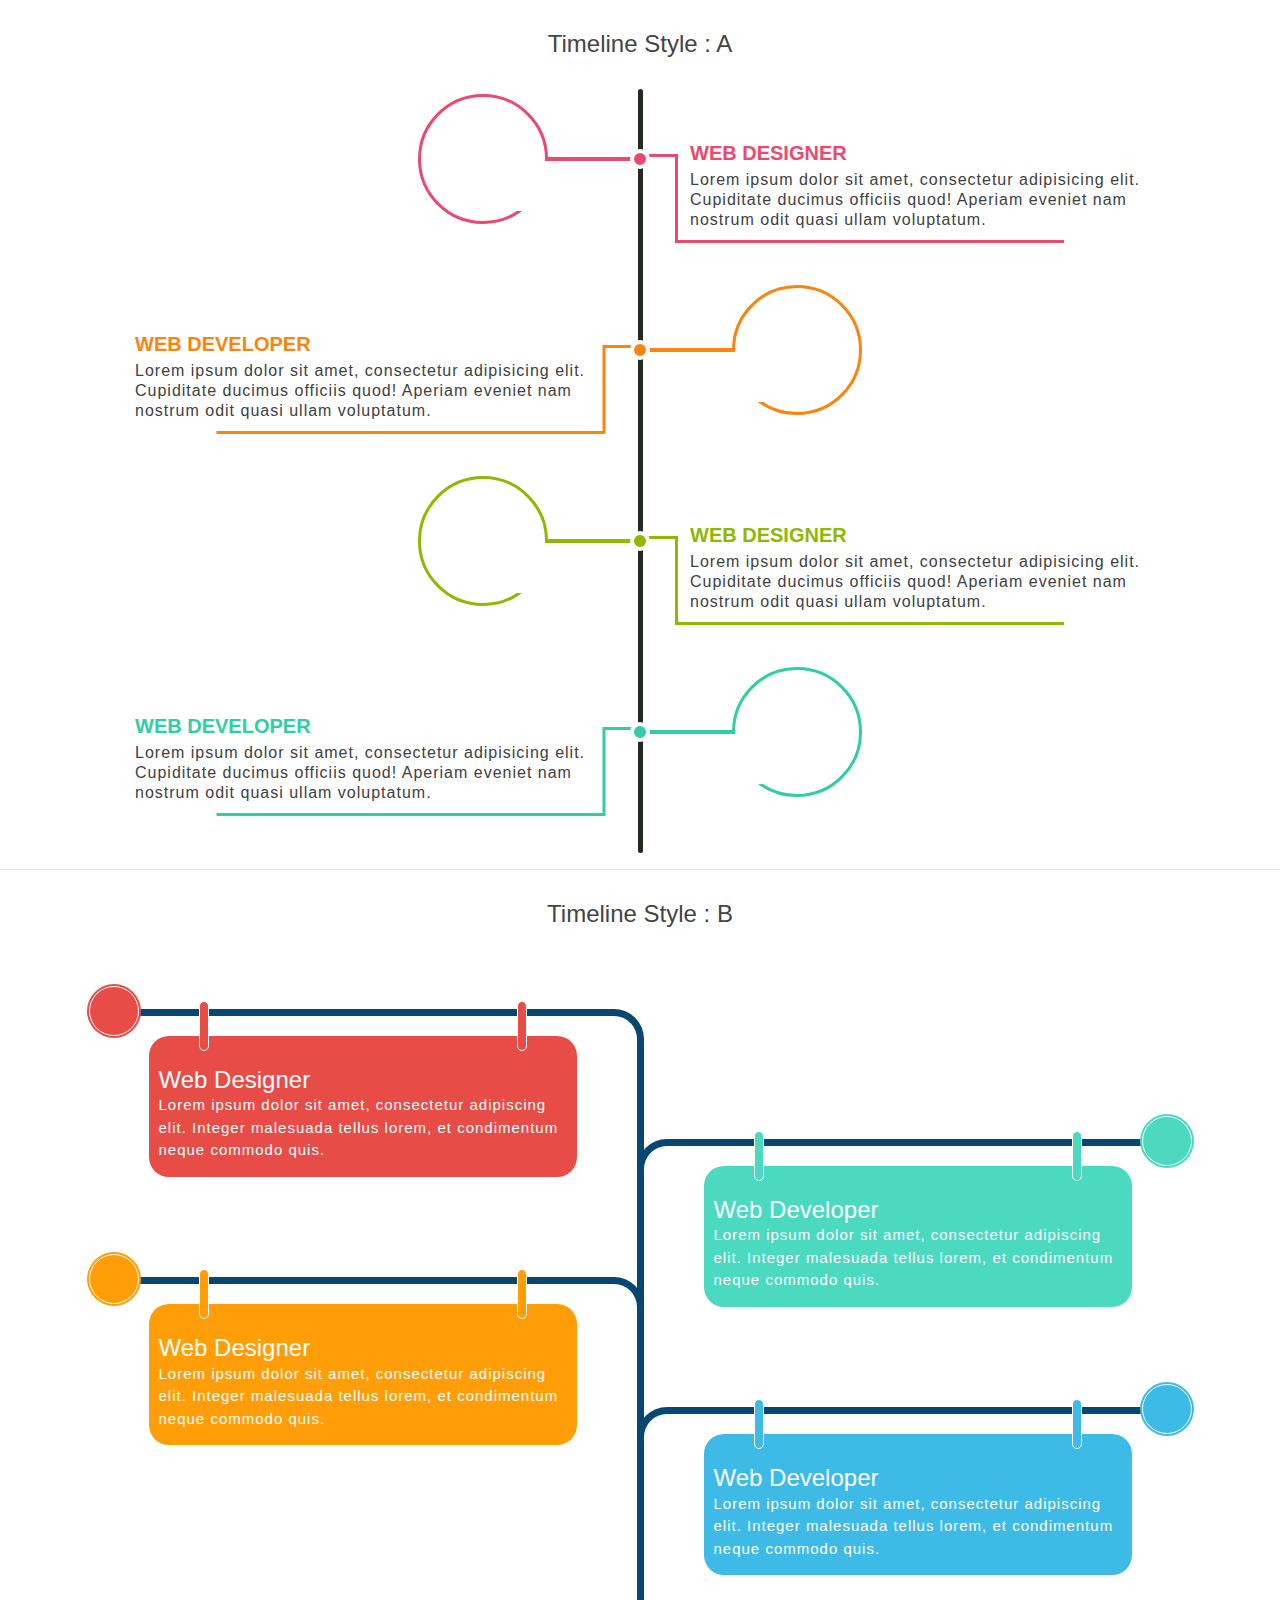
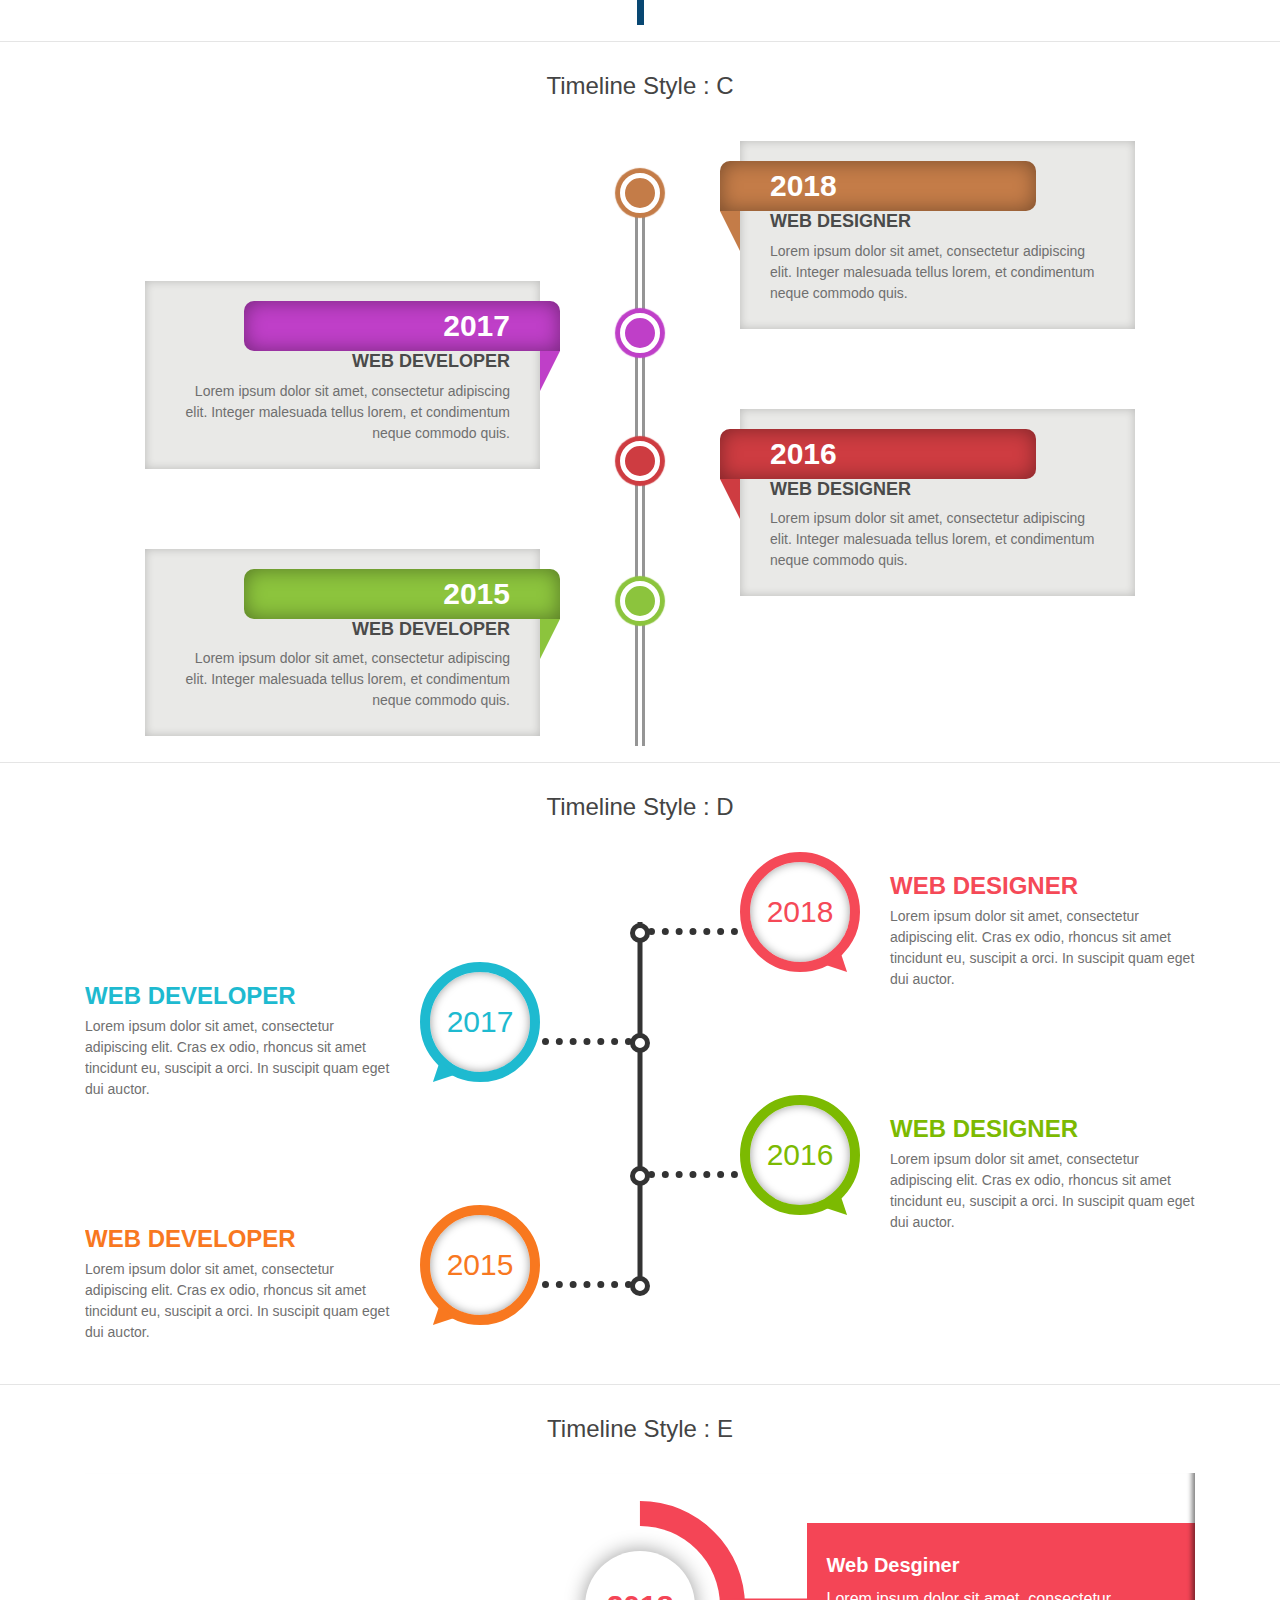
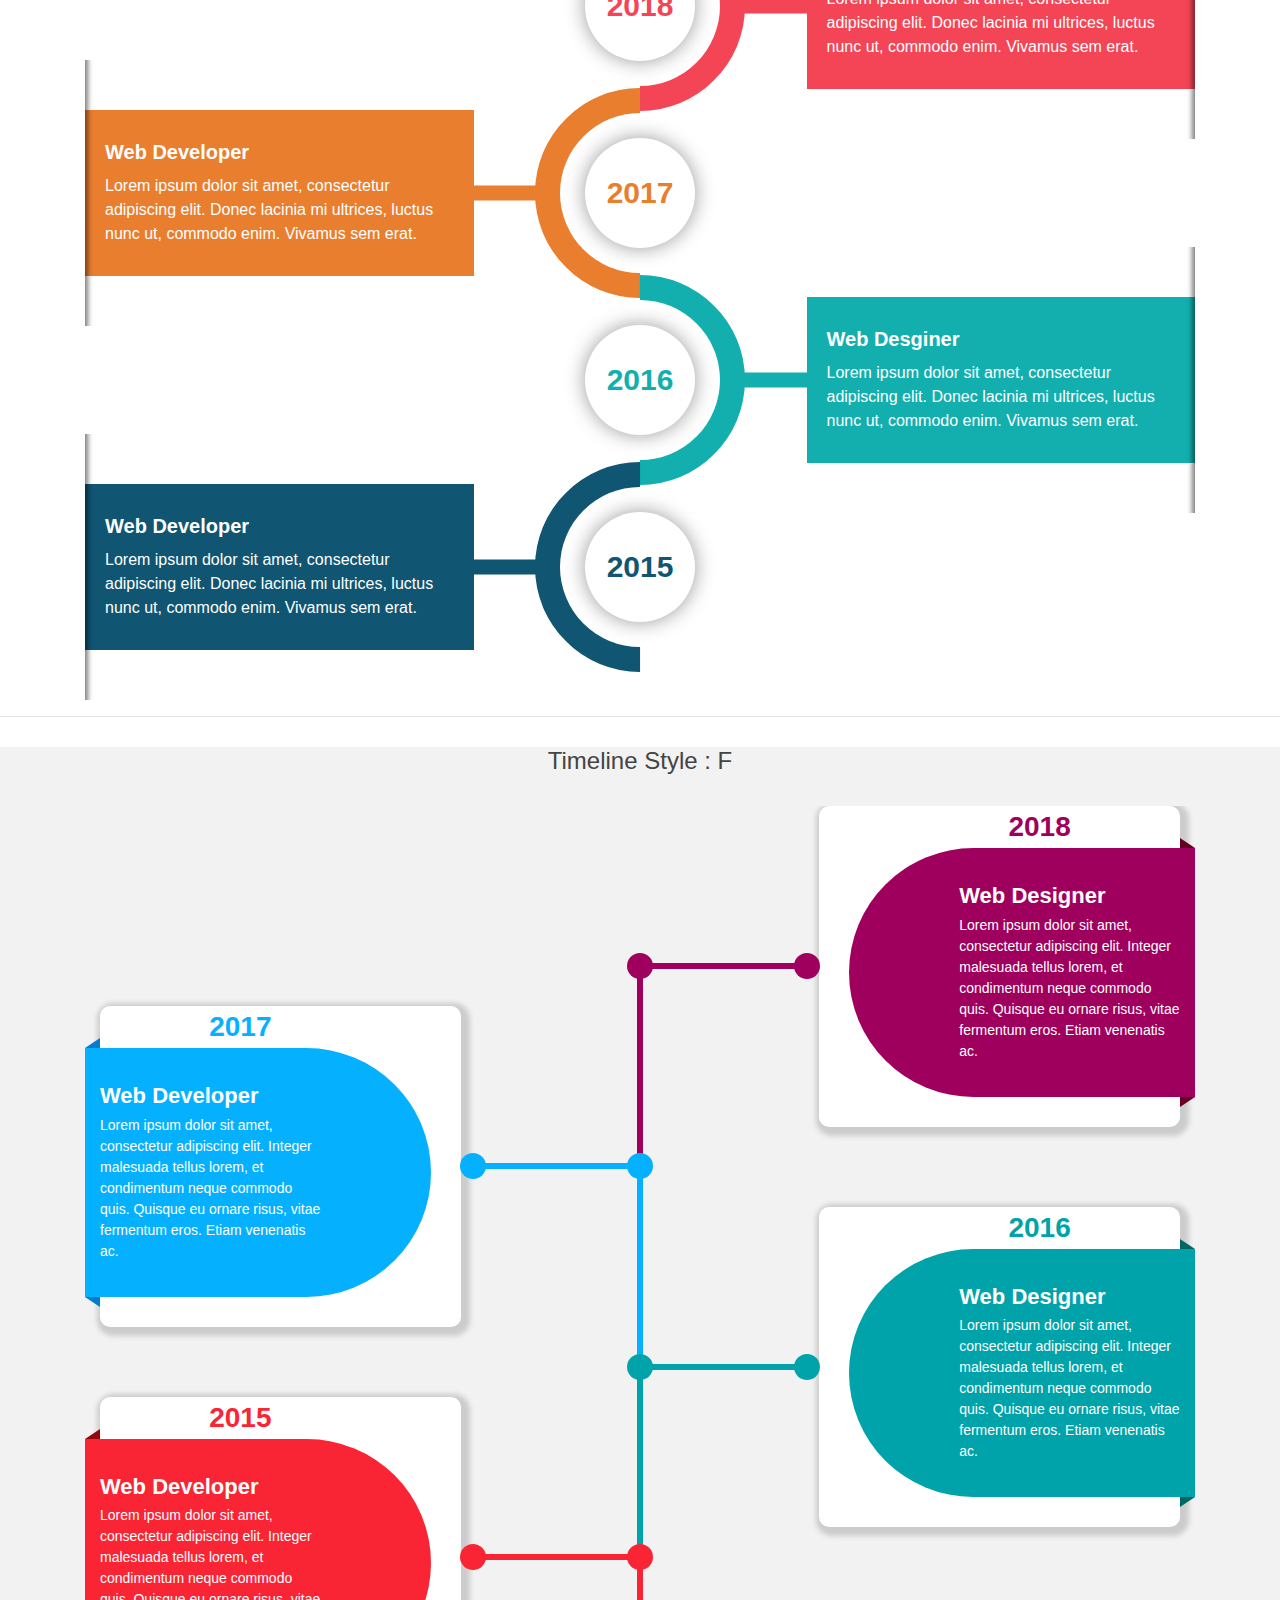
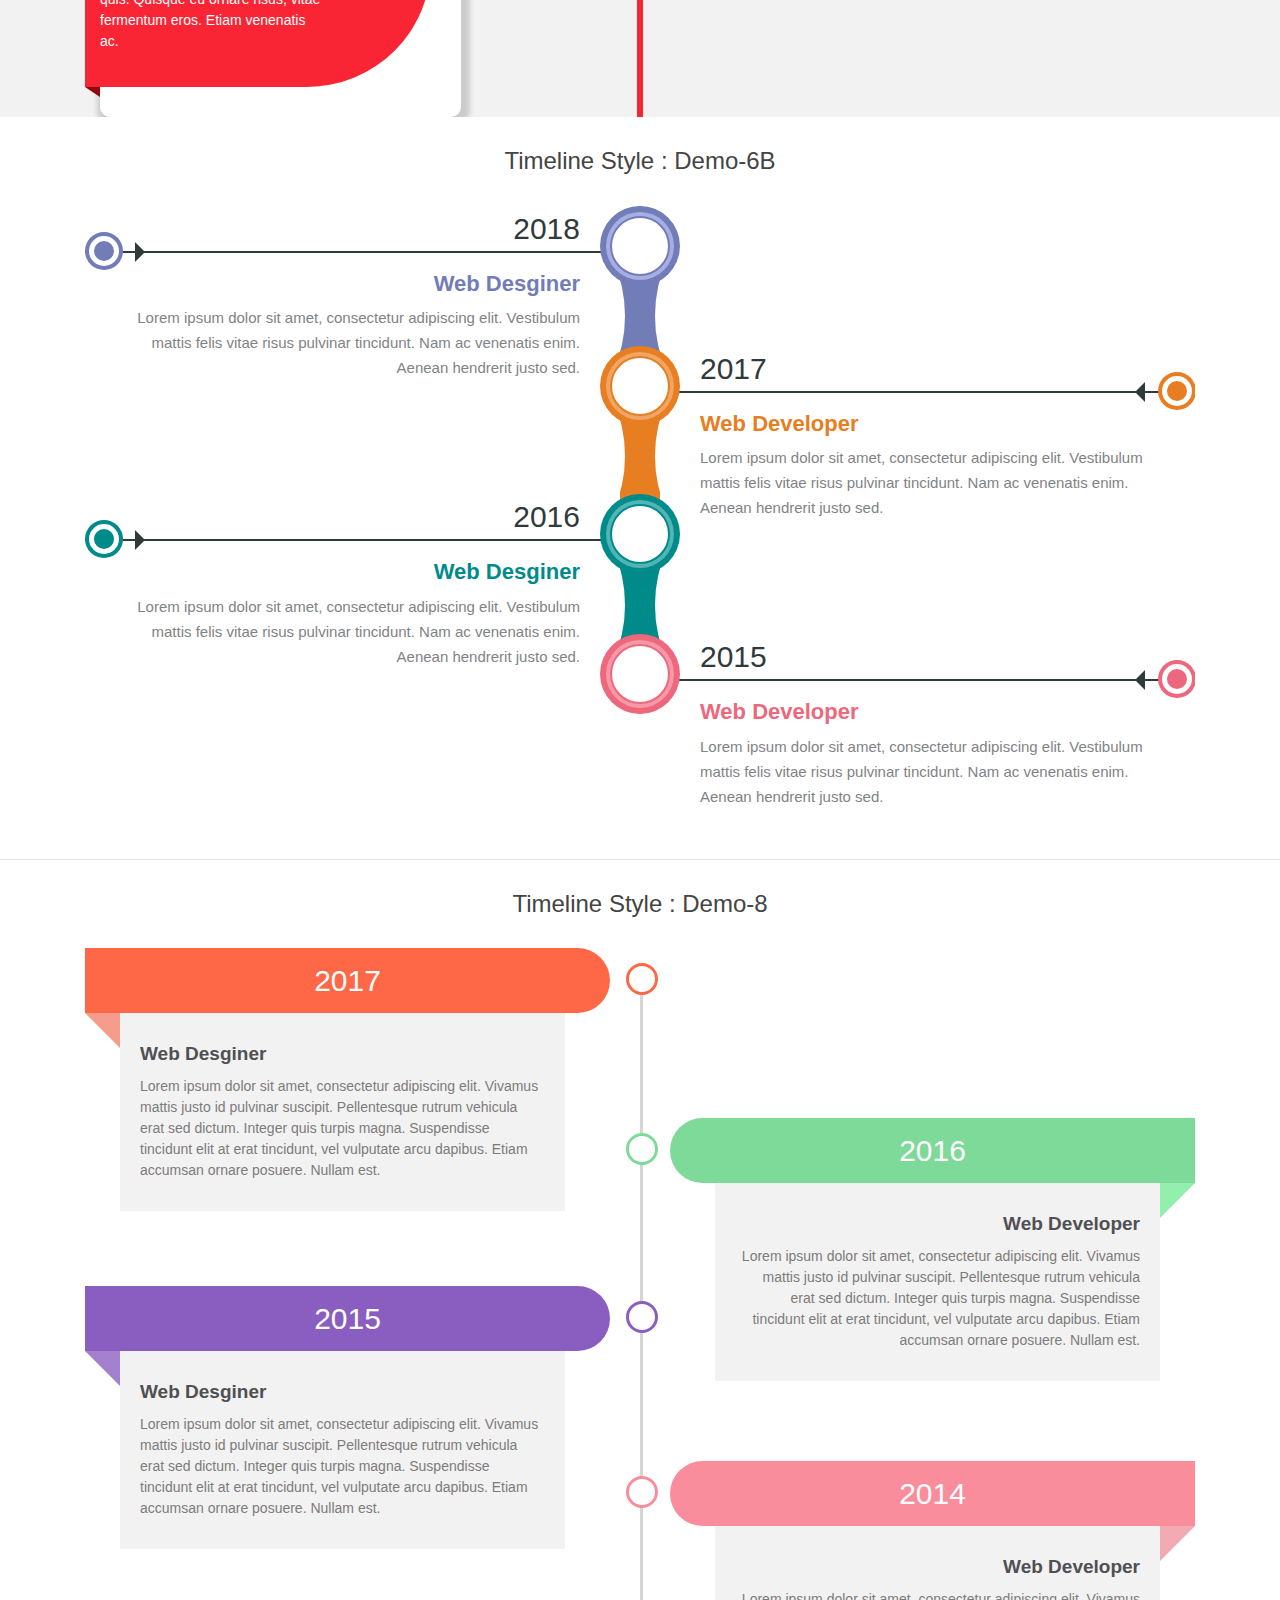
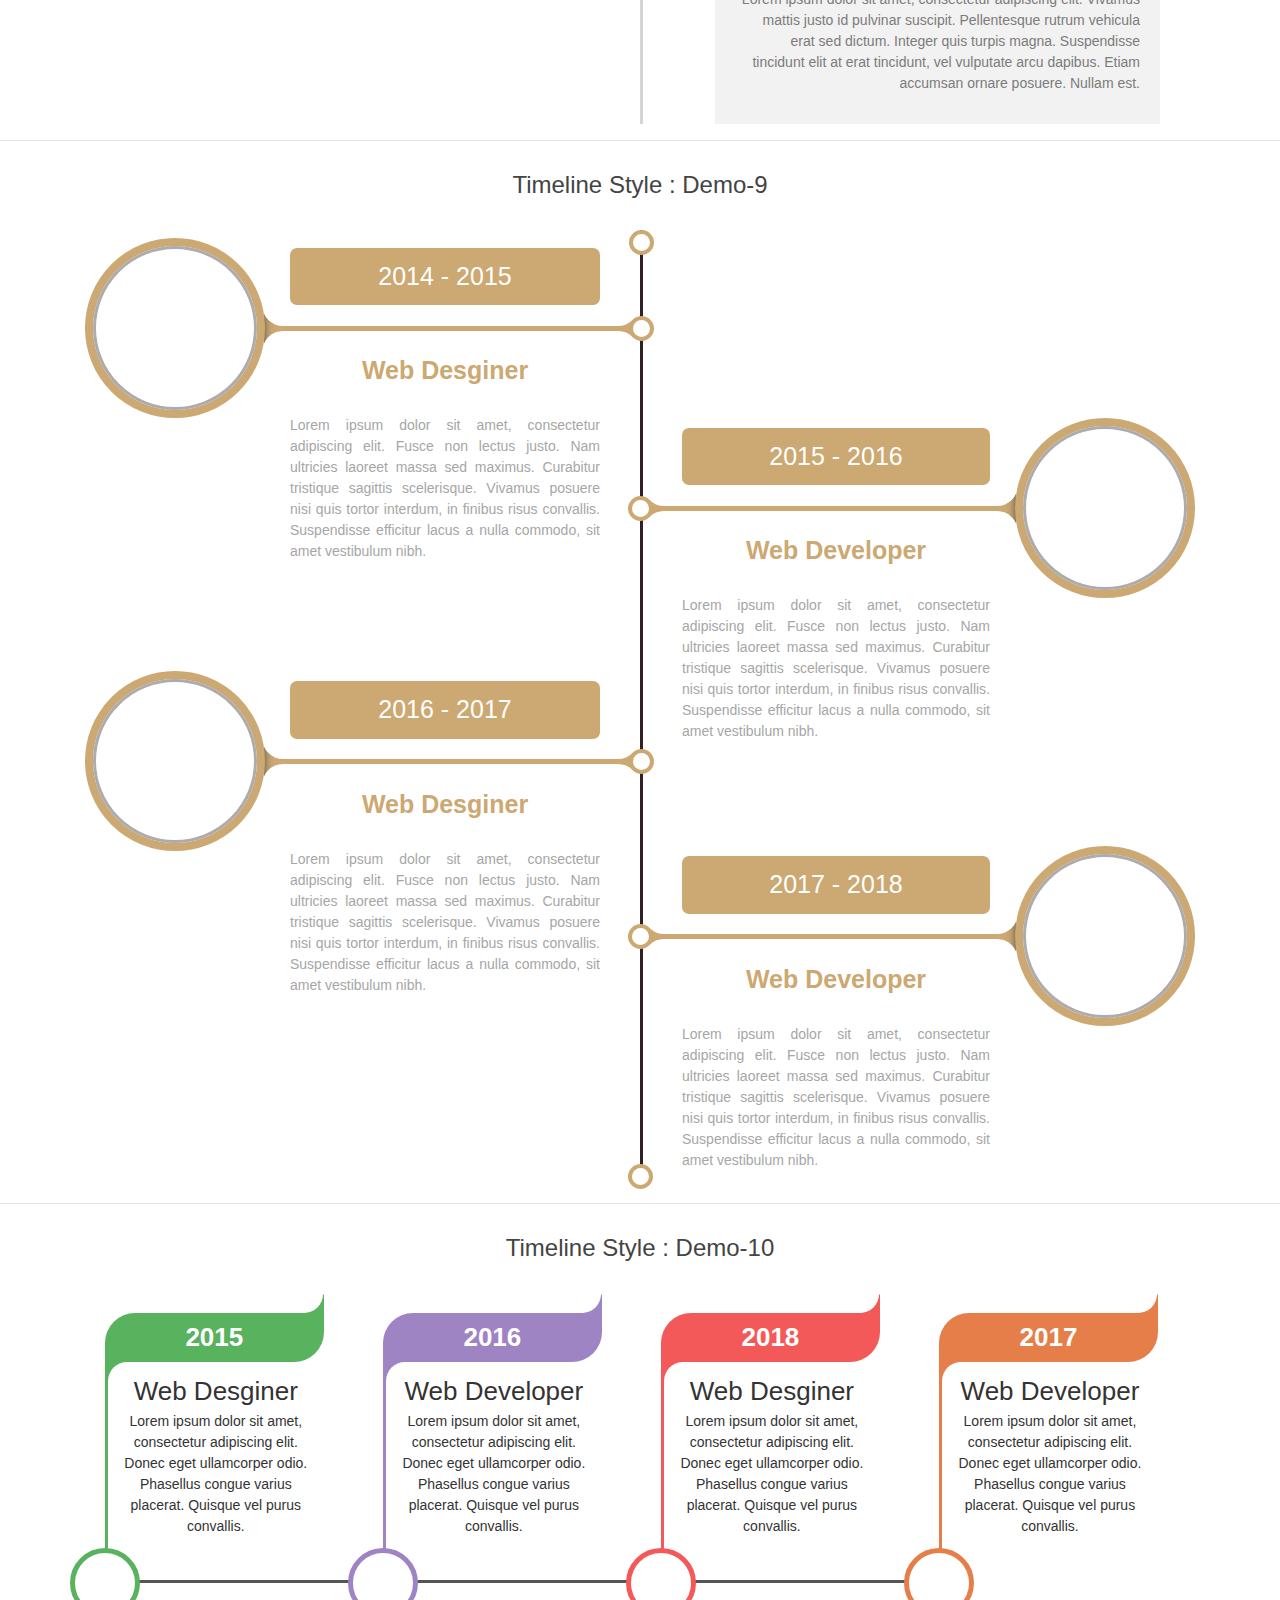
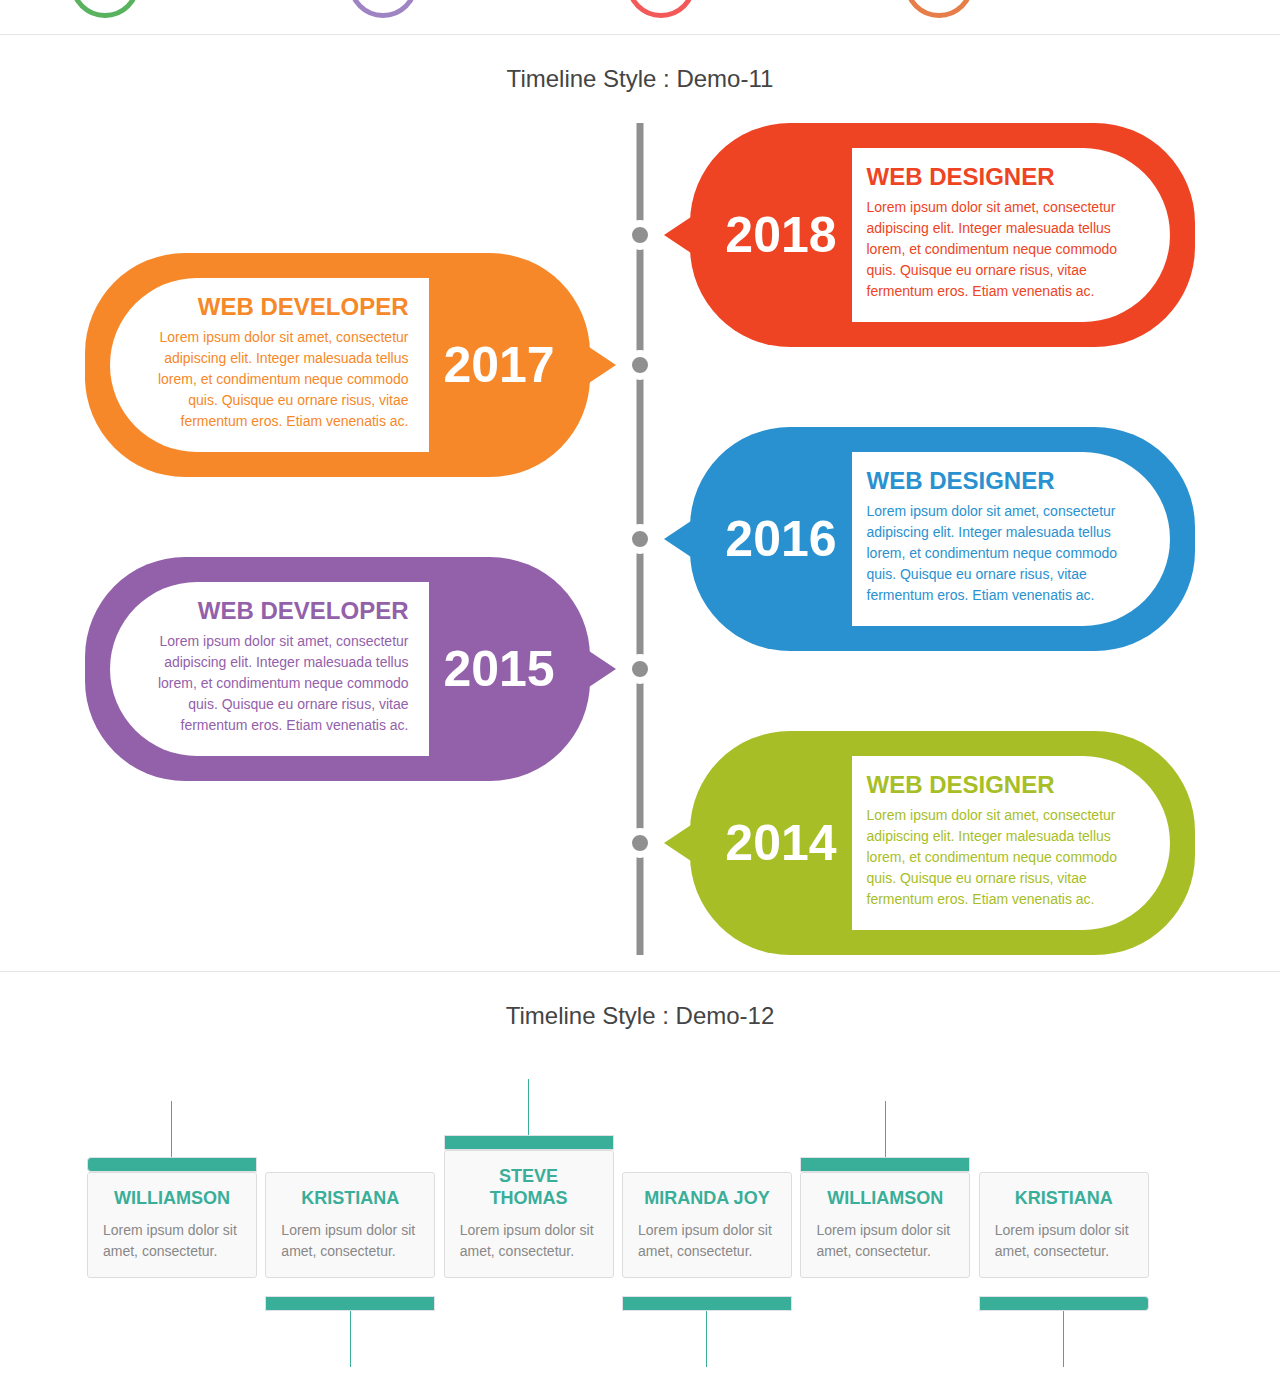
<file: Index.html>
<link href="//maxcdn.bootstrapcdn.com/bootstrap/4.1.1/css/bootstrap.min.css" rel="stylesheet" id="bootstrap-css">
<script src="//maxcdn.bootstrapcdn.com/bootstrap/4.1.1/js/bootstrap.min.js"></script>
<script src="//cdnjs.cloudflare.com/ajax/libs/jquery/3.2.1/jquery.min.js"></script>
<!------ Include the above in your HEAD tag ---------->

<!DOCTYPE html>
<html lang="en">
    <head>
        <title>Time Line</title>
        <meta charset="utf-8">
        <meta name="viewport" content="width=device-width, initial-scale=1">
        <link rel="stylesheet" href="https://use.fontawesome.com/releases/v5.2.0/css/all.css" integrity="sha384-hWVjflwFxL6sNzntih27bfxkr27PmbbK/iSvJ+a4+0owXq79v+lsFkW54bOGbiDQ" crossorigin="anonymous">
        <link href="style.css" rel="stylesheet" />
    </head>
    <body>
        <div class="container">
            <h4>Timeline Style : A</h4>
            <div class="row">
                <div class="col-md-12">
                    <div class="main-timeline">
                        <a href="#" class="timeline">
                            <div class="timeline-icon"><i class="fa fa-globe"></i></div>
                            <div class="timeline-content">
                                <h3 class="title">Web Designer</h3>
                                <p class="description">
                                    Lorem ipsum dolor sit amet, consectetur adipisicing elit. Cupiditate ducimus officiis quod! Aperiam eveniet nam nostrum odit quasi ullam voluptatum.
                                </p>
                            </div>
                        </a>
                        <a href="#" class="timeline">
                            <div class="timeline-icon"><i class="fa fa-rocket"></i></div>
                            <div class="timeline-content">
                                <h3 class="title">Web Developer</h3>
                                <p class="description">
                                    Lorem ipsum dolor sit amet, consectetur adipisicing elit. Cupiditate ducimus officiis quod! Aperiam eveniet nam nostrum odit quasi ullam voluptatum.
                                </p>
                            </div>
                        </a>
                        <a href="#" class="timeline">
                            <div class="timeline-icon"><i class="fa fa-briefcase"></i></div>
                            <div class="timeline-content">
                                <h3 class="title">Web Designer</h3>
                                <p class="description">
                                    Lorem ipsum dolor sit amet, consectetur adipisicing elit. Cupiditate ducimus officiis quod! Aperiam eveniet nam nostrum odit quasi ullam voluptatum.
                                </p>
                            </div>
                        </a>
                        <a href="#" class="timeline">
                            <div class="timeline-icon"><i class="fa fa-mobile"></i></div>
                            <div class="timeline-content">
                                <h3 class="title">Web Developer</h3>
                                <p class="description">
                                    Lorem ipsum dolor sit amet, consectetur adipisicing elit. Cupiditate ducimus officiis quod! Aperiam eveniet nam nostrum odit quasi ullam voluptatum.
                                </p>
                            </div>
                        </a>
                    </div>
                </div>
            </div>
        </div>
        <hr>
        
        <div class="container">
            <h4>Timeline Style : B</h4>
            <div class="row">
                <div class="col-md-12">
                    <div class="main-timeline2">
                        <div class="timeline">
                            <span class="icon fa fa-globe"></span>
                            <a href="#" class="timeline-content">
                                <h3 class="title">Web Designer</h3>
                                <p class="description">
                                    Lorem ipsum dolor sit amet, consectetur adipiscing elit. Integer malesuada tellus lorem, et condimentum neque commodo quis.
                                </p>
                            </a>
                        </div>
                        <div class="timeline">
                            <span class="icon fa fa-rocket"></span>
                            <a href="#" class="timeline-content">
                                <h3 class="title">Web Developer</h3>
                                <p class="description">
                                    Lorem ipsum dolor sit amet, consectetur adipiscing elit. Integer malesuada tellus lorem, et condimentum neque commodo quis.
                                </p>
                            </a>
                        </div>
                        <div class="timeline">
                            <span class="icon fa fa-briefcase"></span>
                            <a href="#" class="timeline-content">
                                <h3 class="title">Web Designer</h3>
                                <p class="description">
                                    Lorem ipsum dolor sit amet, consectetur adipiscing elit. Integer malesuada tellus lorem, et condimentum neque commodo quis.
                                </p>
                            </a>
                        </div>
                        <div class="timeline">
                            <span class="icon fa fa-mobile"></span>
                            <a href="#" class="timeline-content">
                                <h3 class="title">Web Developer</h3>
                                <p class="description">
                                    Lorem ipsum dolor sit amet, consectetur adipiscing elit. Integer malesuada tellus lorem, et condimentum neque commodo quis.
                                </p>
                            </a>
                        </div>
                    </div>
                </div>
            </div>
        </div>
        <hr>
        
        <div class="container">
            <h4>Timeline Style : C</h4>
            <div class="row">
                <div class="col-md-12">
                    <div class="main-timeline3">
                        <div class="timeline">
                            <a href="#" class="timeline-content">
                                <span class="year">2018</span>
                                <h3 class="title">Web Designer</h3>
                                <p class="description">
                                    Lorem ipsum dolor sit amet, consectetur adipiscing elit. Integer malesuada tellus lorem, et condimentum neque commodo quis.
                                </p>
                            </a>
                        </div>
                        <div class="timeline">
                            <a href="#" class="timeline-content">
                                <span class="year">2017</span>
                                <h3 class="title">Web Developer</h3>
                                <p class="description">
                                    Lorem ipsum dolor sit amet, consectetur adipiscing elit. Integer malesuada tellus lorem, et condimentum neque commodo quis.
                                </p>
                            </a>
                        </div>
                        <div class="timeline">
                            <a href="#" class="timeline-content">
                                <span class="year">2016</span>
                                <h3 class="title">Web Designer</h3>
                                <p class="description">
                                    Lorem ipsum dolor sit amet, consectetur adipiscing elit. Integer malesuada tellus lorem, et condimentum neque commodo quis.
                                </p>
                            </a>
                        </div>
                        <div class="timeline">
                            <a href="#" class="timeline-content">
                                <span class="year">2015</span>
                                <h3 class="title">Web Developer</h3>
                                <p class="description">
                                    Lorem ipsum dolor sit amet, consectetur adipiscing elit. Integer malesuada tellus lorem, et condimentum neque commodo quis.
                                </p>
                            </a>
                        </div>
                    </div>
                </div>
            </div>
        </div>
        <hr>
        
        <div class="container">
            <h4>Timeline Style : D</h4>
            <div class="row">
                <div class="col-md-12">
                    <div class="main-timeline4">
                        <div class="timeline">
                            <a href="#" class="timeline-content">
                                <span class="year">2018</span>
                                <div class="inner-content">
                                    <h3 class="title">Web Designer</h3>
                                    <p class="description">
                                        Lorem ipsum dolor sit amet, consectetur adipiscing elit. Cras ex odio, rhoncus sit amet tincidunt eu, suscipit a orci. In suscipit quam eget dui auctor.
                                    </p>
                                </div>
                            </a>
                        </div>
                        <div class="timeline">
                            <a href="#" class="timeline-content">
                                <span class="year">2017</span>
                                <div class="inner-content">
                                    <h3 class="title">Web Developer</h3>
                                    <p class="description">
                                        Lorem ipsum dolor sit amet, consectetur adipiscing elit. Cras ex odio, rhoncus sit amet tincidunt eu, suscipit a orci. In suscipit quam eget dui auctor.
                                    </p>
                                </div>
                            </a>
                        </div>
                        <div class="timeline">
                            <a href="#" class="timeline-content">
                                <span class="year">2016</span>
                                <div class="inner-content">
                                    <h3 class="title">Web Designer</h3>
                                    <p class="description">
                                        Lorem ipsum dolor sit amet, consectetur adipiscing elit. Cras ex odio, rhoncus sit amet tincidunt eu, suscipit a orci. In suscipit quam eget dui auctor.
                                    </p>
                                </div>
                            </a>
                        </div>
                        <div class="timeline">
                            <a href="#" class="timeline-content">
                                <span class="year">2015</span>
                                <div class="inner-content">
                                    <h3 class="title">Web Developer</h3>
                                    <p class="description">
                                        Lorem ipsum dolor sit amet, consectetur adipiscing elit. Cras ex odio, rhoncus sit amet tincidunt eu, suscipit a orci. In suscipit quam eget dui auctor.
                                    </p>
                                </div>
                            </a>
                        </div>
                    </div>
                </div>
            </div>
        </div>
        <hr>
        
        <div class="container">
            <h4>Timeline Style : E</h4>
            <div class="row">
                <div class="col-md-12">
                    <div class="main-timeline5">
                        <div class="timeline">
                            <div class="timeline-icon"><span class="year">2018</span></div>
                            <div class="timeline-content">
                                <h3 class="title">Web Desginer</h3>
                                <p class="description">
                                    Lorem ipsum dolor sit amet, consectetur adipiscing elit. Donec lacinia mi ultrices, luctus nunc ut, commodo enim. Vivamus sem erat.
                                </p>
                            </div>
                        </div>
                        <div class="timeline">
                            <div class="timeline-icon"><span class="year">2017</span></div>
                            <div class="timeline-content">
                                <h3 class="title">Web Developer</h3>
                                <p class="description">
                                    Lorem ipsum dolor sit amet, consectetur adipiscing elit. Donec lacinia mi ultrices, luctus nunc ut, commodo enim. Vivamus sem erat.
                                </p>
                            </div>
                        </div>
                        <div class="timeline">
                            <div class="timeline-icon"><span class="year">2016</span></div>
                            <div class="timeline-content">
                                <h3 class="title">Web Desginer</h3>
                                <p class="description">
                                    Lorem ipsum dolor sit amet, consectetur adipiscing elit. Donec lacinia mi ultrices, luctus nunc ut, commodo enim. Vivamus sem erat.
                                </p>
                            </div>
                        </div>
                        <div class="timeline">
                            <div class="timeline-icon"><span class="year">2015</span></div>
                            <div class="timeline-content">
                                <h3 class="title">Web Developer</h3>
                                <p class="description">
                                    Lorem ipsum dolor sit amet, consectetur adipiscing elit. Donec lacinia mi ultrices, luctus nunc ut, commodo enim. Vivamus sem erat.
                                </p>
                            </div>
                        </div>
                    </div>
                </div>
            </div>
        </div>
        <hr>
        
        <div class="demo">
            <div class="container">
                <h4>Timeline Style : F</h4>
                <div class="row">
                    <div class="col-md-12">
                        <div class="main-timeline6">
                            <div class="timeline">
                                <div class="timeline-content">
                                    <span class="year">2018</span>
                                    <div class="content-inner">
                                        <span class="icon"><i class="fa fa-globe"></i></span>
                                        <h3 class="title">Web Designer</h3>
                                        <p class="description">
                                            Lorem ipsum dolor sit amet, consectetur adipiscing elit. Integer malesuada tellus lorem, et condimentum neque commodo quis. Quisque eu ornare risus, vitae fermentum eros. Etiam venenatis ac.
                                        </p>
                                    </div>
                                </div>
                            </div>
                            <div class="timeline">
                                <div class="timeline-content">
                                    <span class="year">2017</span>
                                    <div class="content-inner">
                                        <span class="icon"><i class="fa fa-rocket"></i></span>
                                        <h3 class="title">Web Developer</h3>
                                        <p class="description">
                                            Lorem ipsum dolor sit amet, consectetur adipiscing elit. Integer malesuada tellus lorem, et condimentum neque commodo quis. Quisque eu ornare risus, vitae fermentum eros. Etiam venenatis ac.
                                        </p>
                                    </div>
                                </div>
                            </div>
                            <div class="timeline">
                                <div class="timeline-content">
                                    <span class="year">2016</span>
                                    <div class="content-inner">
                                        <span class="icon"><i class="fa fa-briefcase"></i></span>
                                        <h3 class="title">Web Designer</h3>
                                        <p class="description">
                                            Lorem ipsum dolor sit amet, consectetur adipiscing elit. Integer malesuada tellus lorem, et condimentum neque commodo quis. Quisque eu ornare risus, vitae fermentum eros. Etiam venenatis ac.
                                        </p>
                                    </div>
                                </div>
                            </div>
                            <div class="timeline">
                                <div class="timeline-content">
                                    <span class="year">2015</span>
                                    <div class="content-inner">
                                        <span class="icon"><i class="fa fa-mobile"></i></span>
                                        <h3 class="title">Web Developer</h3>
                                        <p class="description">
                                            Lorem ipsum dolor sit amet, consectetur adipiscing elit. Integer malesuada tellus lorem, et condimentum neque commodo quis. Quisque eu ornare risus, vitae fermentum eros. Etiam venenatis ac.
                                        </p>
                                    </div>
                                </div>
                            </div>
                        </div>
                    </div>
                </div>
            </div>
        </div>
        
        <div class="container">
            <h4>Timeline Style : Demo-6B</h4>
            <div class="row">
                <div class="col-md-12">
                    <div class="main-timeline7">
                        <div class="timeline">
                            <div class="timeline-icon"><i class="fa fa-globe"></i></div>
                            <span class="year">2018</span>
                            <div class="timeline-content">
                                <h5 class="title">Web Desginer</h5>
                                <p class="description">
                                    Lorem ipsum dolor sit amet, consectetur adipiscing elit. Vestibulum mattis felis vitae risus pulvinar tincidunt. Nam ac venenatis enim. Aenean hendrerit justo sed.
                                </p>
                            </div>
                        </div>
                        <div class="timeline">
                            <div class="timeline-icon"><i class="fa fa-rocket"></i></div>
                            <span class="year">2017</span>
                            <div class="timeline-content">
                                <h5 class="title">Web Developer</h5>
                                <p class="description">
                                    Lorem ipsum dolor sit amet, consectetur adipiscing elit. Vestibulum mattis felis vitae risus pulvinar tincidunt. Nam ac venenatis enim. Aenean hendrerit justo sed.
                                </p>
                            </div>
                        </div>
                        <div class="timeline">
                            <div class="timeline-icon"><i class="fa fa-briefcase"></i></div>
                            <span class="year">2016</span>
                            <div class="timeline-content">
                                <h5 class="title">Web Desginer</h5>
                                <p class="description">
                                    Lorem ipsum dolor sit amet, consectetur adipiscing elit. Vestibulum mattis felis vitae risus pulvinar tincidunt. Nam ac venenatis enim. Aenean hendrerit justo sed.
                                </p>
                            </div>
                        </div>
                        <div class="timeline">
                            <div class="timeline-icon"><i class="fa fa-mobile"></i></div>
                            <span class="year">2015</span>
                            <div class="timeline-content">
                                <h5 class="title">Web Developer</h5>
                                <p class="description">
                                    Lorem ipsum dolor sit amet, consectetur adipiscing elit. Vestibulum mattis felis vitae risus pulvinar tincidunt. Nam ac venenatis enim. Aenean hendrerit justo sed.
                                </p>
                            </div>
                        </div>
                    </div>
                </div>
            </div>
        </div>
        <hr>
        
        <div class="container">
            <h4>Timeline Style : Demo-8</h4>
            <div class="row">
                <div class="col-md-12">
                    <div class="main-timeline8">
                        <div class="timeline">
                            <span class="timeline-icon"></span>
                            <span class="year">2017</span>
                            <div class="timeline-content">
                                <h3 class="title">Web Desginer</h3>
                                <p class="description">
                                    Lorem ipsum dolor sit amet, consectetur adipiscing elit. Vivamus mattis justo id pulvinar suscipit. Pellentesque rutrum vehicula erat sed dictum. Integer quis turpis magna. Suspendisse tincidunt elit at erat tincidunt, vel vulputate arcu dapibus. Etiam accumsan ornare posuere. Nullam est.
                                </p>
                            </div>
                        </div>
                        <div class="timeline">
                            <span class="timeline-icon"></span>
                            <span class="year">2016</span>
                            <div class="timeline-content">
                                <h3 class="title">Web Developer</h3>
                                <p class="description">
                                    Lorem ipsum dolor sit amet, consectetur adipiscing elit. Vivamus mattis justo id pulvinar suscipit. Pellentesque rutrum vehicula erat sed dictum. Integer quis turpis magna. Suspendisse tincidunt elit at erat tincidunt, vel vulputate arcu dapibus. Etiam accumsan ornare posuere. Nullam est.
                                </p>
                            </div>
                        </div>
                        <div class="timeline">
                            <span class="timeline-icon"></span>
                            <span class="year">2015</span>
                            <div class="timeline-content">
                                <h3 class="title">Web Desginer</h3>
                                <p class="description">
                                    Lorem ipsum dolor sit amet, consectetur adipiscing elit. Vivamus mattis justo id pulvinar suscipit. Pellentesque rutrum vehicula erat sed dictum. Integer quis turpis magna. Suspendisse tincidunt elit at erat tincidunt, vel vulputate arcu dapibus. Etiam accumsan ornare posuere. Nullam est.
                                </p>
                            </div>
                        </div>
                        <div class="timeline">
                            <span class="timeline-icon"></span>
                            <span class="year">2014</span>
                            <div class="timeline-content">
                                <h3 class="title">Web Developer</h3>
                                <p class="description">
                                    Lorem ipsum dolor sit amet, consectetur adipiscing elit. Vivamus mattis justo id pulvinar suscipit. Pellentesque rutrum vehicula erat sed dictum. Integer quis turpis magna. Suspendisse tincidunt elit at erat tincidunt, vel vulputate arcu dapibus. Etiam accumsan ornare posuere. Nullam est.
                                </p>
                            </div>
                        </div>
                    </div>
                </div>
            </div>
        </div>
        <hr>
        
        <div class="container">
            <h4>Timeline Style : Demo-9</h4>
            <div class="row">
                <div class="col-md-12">
                    <div class="main-timeline9">
                        <div class="timeline">
                            <div class="timeline-content">
                                <div class="circle"><span><i class="fa fa-globe"></i></span></div>
                                <div class="content">
                                    <span class="year">2014 - 2015</span>
                                    <h4 class="title">Web Desginer</h4>
                                    <p class="description">
                                        Lorem ipsum dolor sit amet, consectetur adipiscing elit. Fusce non lectus justo. Nam ultricies laoreet massa sed maximus. Curabitur tristique sagittis scelerisque. Vivamus posuere nisi quis tortor interdum, in finibus risus convallis. Suspendisse efficitur lacus a nulla commodo, sit amet vestibulum nibh.
                                    </p>
                                    <div class="icon"><span></span></div>
                                </div>
                            </div>
                        </div>
                        <div class="timeline">
                            <div class="timeline-content">
                                <div class="circle"><span><i class="fa fa-rocket"></i></span></div>
                                <div class="content">
                                    <span class="year">2015 - 2016</span>
                                    <h4 class="title">Web Developer</h4>
                                    <p class="description">
                                        Lorem ipsum dolor sit amet, consectetur adipiscing elit. Fusce non lectus justo. Nam ultricies laoreet massa sed maximus. Curabitur tristique sagittis scelerisque. Vivamus posuere nisi quis tortor interdum, in finibus risus convallis. Suspendisse efficitur lacus a nulla commodo, sit amet vestibulum nibh.
                                    </p>
                                    <div class="icon"><span></span></div>
                                </div>
                            </div>
                        </div>
                        <div class="timeline">
                            <div class="timeline-content">
                                <div class="circle"><span><i class="fa fa-briefcase"></i></span></div>
                                <div class="content">
                                    <span class="year">2016 - 2017</span>
                                    <h4 class="title">Web Desginer</h4>
                                    <p class="description">
                                        Lorem ipsum dolor sit amet, consectetur adipiscing elit. Fusce non lectus justo. Nam ultricies laoreet massa sed maximus. Curabitur tristique sagittis scelerisque. Vivamus posuere nisi quis tortor interdum, in finibus risus convallis. Suspendisse efficitur lacus a nulla commodo, sit amet vestibulum nibh.
                                    </p>
                                    <div class="icon"><span></span></div>
                                </div>
                            </div>
                        </div>
                        <div class="timeline">
                            <div class="timeline-content">
                                <div class="circle"><span><i class="fa fa-mobile"></i></span></div>
                                <div class="content">
                                    <span class="year">2017 - 2018</span>
                                    <h4 class="title">Web Developer</h4>
                                    <p class="description">
                                        Lorem ipsum dolor sit amet, consectetur adipiscing elit. Fusce non lectus justo. Nam ultricies laoreet massa sed maximus. Curabitur tristique sagittis scelerisque. Vivamus posuere nisi quis tortor interdum, in finibus risus convallis. Suspendisse efficitur lacus a nulla commodo, sit amet vestibulum nibh.
                                    </p>
                                    <div class="icon"><span></span></div>
                                </div>
                            </div>
                        </div>
                    </div>
                </div>
            </div>
        </div>
        <hr>
        
        <div class="container">
            <h4>Timeline Style : Demo-10</h4>
            <div class="row">
                <div class="main-timeline10">
                    <div class="col-md-3 col-sm-6 timeline">
                        <div class="timeline-inner">
                            <div class="year">2015</div>
                            <div class="timeline-content">
                                <div class="post">Web Desginer</div>
                                <p class="description">
                                    Lorem ipsum dolor sit amet, consectetur adipiscing elit. Donec eget ullamcorper odio. Phasellus congue varius placerat. Quisque vel purus convallis.
                                </p>
                            </div>
                            <div class="timeline-icon">
                                <i class="fa fa-globe"></i>
                            </div>
                        </div>
                    </div>
                    <div class="col-md-3 col-sm-6 timeline">
                        <div class="timeline-inner">
                            <div class="year">2016</div>
                            <div class="timeline-content">
                                <div class="post">Web Developer</div>
                                <p class="description">
                                    Lorem ipsum dolor sit amet, consectetur adipiscing elit. Donec eget ullamcorper odio. Phasellus congue varius placerat. Quisque vel purus convallis.
                                </p>
                            </div>
                            <div class="timeline-icon">
                                <i class="fa fa-rocket"></i>
                            </div>
                        </div>
                    </div>
                    <div class="col-md-3 col-sm-6 timeline">
                        <div class="timeline-inner">
                            <div class="year">2018</div>
                            <div class="timeline-content">
                                <div class="post">Web Desginer</div>
                                <p class="description">
                                    Lorem ipsum dolor sit amet, consectetur adipiscing elit. Donec eget ullamcorper odio. Phasellus congue varius placerat. Quisque vel purus convallis.
                                </p>
                            </div>
                            <div class="timeline-icon">
                                <i class="fa fa-briefcase"></i>
                            </div>
                        </div>
                    </div>
                    <div class="col-md-3 col-sm-6 timeline">
                        <div class="timeline-inner">
                            <div class="year">2017</div>
                            <div class="timeline-content">
                                <div class="post">Web Developer</div>
                                <p class="description">
                                    Lorem ipsum dolor sit amet, consectetur adipiscing elit. Donec eget ullamcorper odio. Phasellus congue varius placerat. Quisque vel purus convallis.
                                </p>
                            </div>
                            <div class="timeline-icon">
                                <i class="fa fa-camera"></i>
                            </div>
                        </div>
                    </div>
                </div>
            </div>
        </div>
        <hr>
        
        <div class="container">
            <h4>Timeline Style : Demo-11</h4>
            <div class="row">
                <div class="col-md-12">
                    <div class="main-timeline11">
                        <div class="timeline">
                            <a href="#" class="timeline-content">
                                <span class="year">2018</span>
                                <div class="inner-content">
                                    <h3 class="title">Web Designer</h3>
                                    <p class="description">
                                        Lorem ipsum dolor sit amet, consectetur adipiscing elit. Integer malesuada tellus lorem, et condimentum neque commodo quis. Quisque eu ornare risus, vitae fermentum eros. Etiam venenatis ac.
                                    </p>
                                </div>
                            </a>
                        </div>
                        <div class="timeline">
                            <a href="#" class="timeline-content">
                                <span class="year">2017</span>
                                <div class="inner-content">
                                    <h3 class="title">Web Developer</h3>
                                    <p class="description">
                                        Lorem ipsum dolor sit amet, consectetur adipiscing elit. Integer malesuada tellus lorem, et condimentum neque commodo quis. Quisque eu ornare risus, vitae fermentum eros. Etiam venenatis ac.
                                    </p>
                                </div>
                            </a>
                        </div>
                        <div class="timeline">
                            <a href="#" class="timeline-content">
                                <span class="year">2016</span>
                                <div class="inner-content">
                                    <h3 class="title">Web Designer</h3>
                                    <p class="description">
                                        Lorem ipsum dolor sit amet, consectetur adipiscing elit. Integer malesuada tellus lorem, et condimentum neque commodo quis. Quisque eu ornare risus, vitae fermentum eros. Etiam venenatis ac.
                                    </p>
                                </div>
                            </a>
                        </div>
                        <div class="timeline">
                            <a href="#" class="timeline-content">
                                <span class="year">2015</span>
                                <div class="inner-content">
                                    <h3 class="title">Web Developer</h3>
                                    <p class="description">
                                        Lorem ipsum dolor sit amet, consectetur adipiscing elit. Integer malesuada tellus lorem, et condimentum neque commodo quis. Quisque eu ornare risus, vitae fermentum eros. Etiam venenatis ac.
                                    </p>
                                </div>
                            </a>
                        </div>
                        <div class="timeline">
                            <a href="#" class="timeline-content">
                                <span class="year">2014</span>
                                <div class="inner-content">
                                    <h3 class="title">Web Designer</h3>
                                    <p class="description">
                                        Lorem ipsum dolor sit amet, consectetur adipiscing elit. Integer malesuada tellus lorem, et condimentum neque commodo quis. Quisque eu ornare risus, vitae fermentum eros. Etiam venenatis ac.
                                    </p>
                                </div>
                            </a>
                        </div>
                    </div>
                </div>
            </div>
        </div>
        <hr>
        
        <div class="container">
            <h4>Timeline Style : Demo-12</h4>
            <div class="row">
                <div class="col-md-12">
                    <div class="main-timeline12">
                        <div class="col-md-2 col-sm-4 timeline">
                            <span class="timeline-icon">
                                <i class="fa fa-key"></i>
                            </span>
                            <div class="border"></div>
                            <div class="timeline-content">
                                <h4 class="title">Williamson</h4>
                                <p class="description">Lorem ipsum dolor sit amet, consectetur.</p>
                            </div>
                        </div>
                        <div class="col-md-2 col-sm-4 timeline">
                            <div class="timeline-content">
                                <h4 class="title">Kristiana</h4>
                                <p class="description">Lorem ipsum dolor sit amet, consectetur.</p>
                            </div>
                            <div class="border"></div>
                                <span class="timeline-icon">
                                    <i class="fa fa-key"></i>
                                </span>
                        </div>
                        <div class="col-md-2 col-sm-4 timeline">
                            <span class="timeline-icon">
                                <i class="fa fa-key"></i>
                            </span>
                            <div class="border"></div>
                            <div class="timeline-content">
                                <h4 class="title">Steve thomas</h4>
                                <p class="description">Lorem ipsum dolor sit amet, consectetur.</p>
                            </div>
                        </div>
                        <div class="col-md-2 col-sm-4 timeline">
                            <div class="timeline-content">
                                <h4 class="title">Miranda joy</h4>
                                <p class="description">Lorem ipsum dolor sit amet, consectetur.</p>
                            </div>
                            <div class="border"></div>
                            <span class="timeline-icon">
                                <i class="fa fa-key"></i>
                            </span>
                        </div>
                        <div class="col-md-2 col-sm-4 timeline">
                            <span class="timeline-icon">
                                <i class="fa fa-key"></i>
                            </span>
                            <div class="border"></div>
                            <div class="timeline-content">
                                <h4 class="title">Williamson</h4>
                                <p class="description">Lorem ipsum dolor sit amet, consectetur.</p>
                            </div>
                        </div>
                        <div class="col-md-2 col-sm-4 timeline">
                            <div class="timeline-content">
                                <h4 class="title">Kristiana</h4>
                                <p class="description">Lorem ipsum dolor sit amet, consectetur.</p>
                            </div>
                            <div class="border"></div>
                            <span class="timeline-icon">
                                <i class="fa fa-key"></i>
                            </span>
                        </div>
                    </div>
                </div>
            </div>
        </div>
        
        <script src="https://ajax.googleapis.com/ajax/libs/jquery/3.3.1/jquery.min.js"></script>
        <script src="https://maxcdn.bootstrapcdn.com/bootstrap/3.3.7/js/bootstrap.min.js"></script> 
    </body>
</html>
</file>
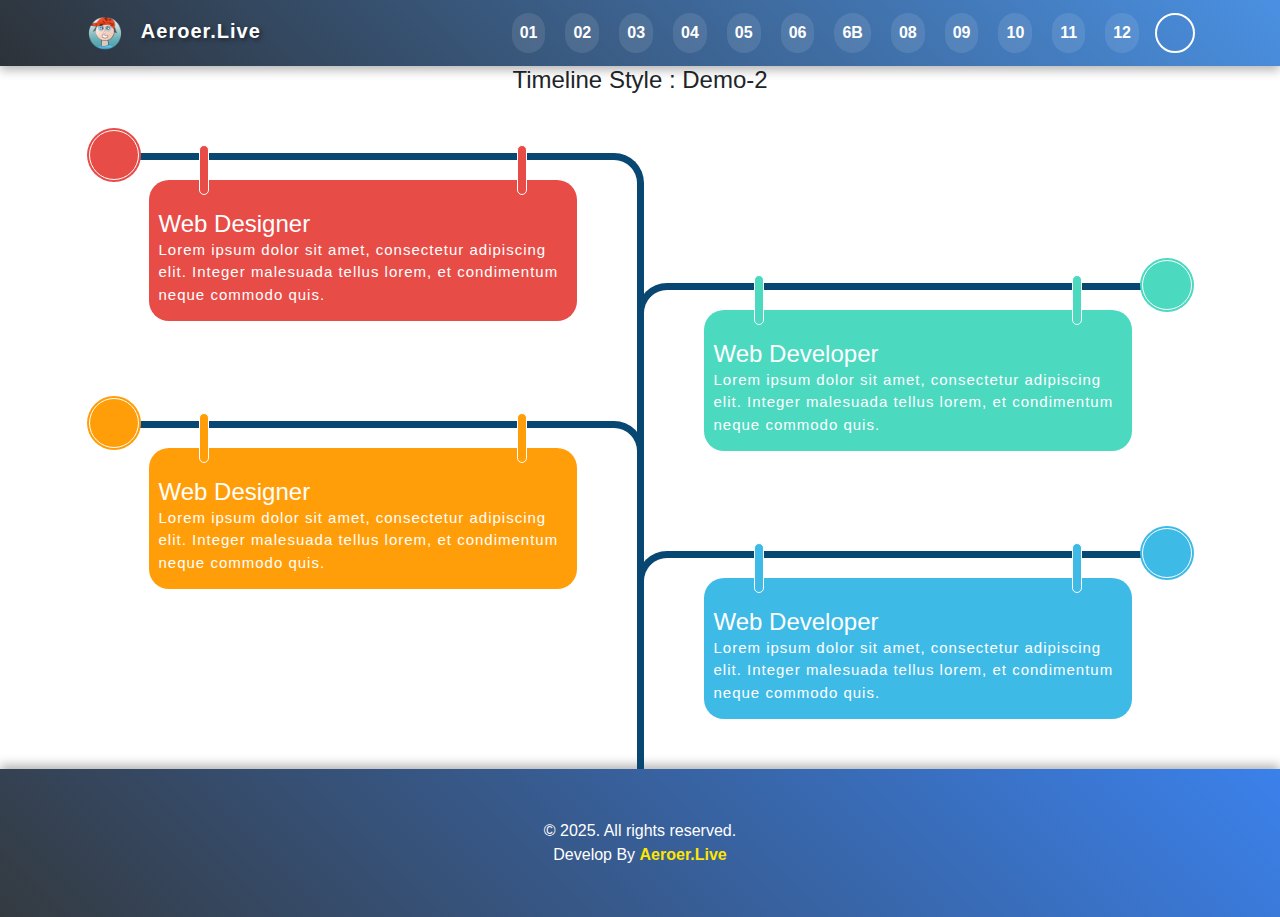
<file: Index02.html>
<!DOCTYPE html>
<html lang="en">
<head>
    <title>Aeroer Time-Line Code</title>
    <meta charset="utf-8">
    <meta name="viewport" content="width=device-width, initial-scale=1">
    <link rel="stylesheet" href="https://use.fontawesome.com/releases/v5.2.0/css/all.css" integrity="sha384-hWVjflwFxL6sNzntih27bfxkr27PmbbK/iSvJ+a4+0owXq79v+lsFkW54bOGbiDQ" crossorigin="anonymous">
    <link href="style.css" rel="stylesheet" />
    <link href="menu.css" rel="stylesheet" />
    <link href="//maxcdn.bootstrapcdn.com/bootstrap/4.1.1/css/bootstrap.min.css" rel="stylesheet" id="bootstrap-css">

    <link rel="icon" href="img/favicon.png" type="image/x-icon">

</head>

<body>
    <!-- Responsive Header -->
    <nav class="navbar navbar-expand-lg">
        <div class="container">
            <a class="navbar-brand" href="#">
                <img src="img/logo.png" alt="Logo" style="height: 40px; margin-right: 10px;"> Aeroer.Live
            </a>            
            <button class="navbar-toggler" type="button" data-toggle="collapse" data-target="#navbarNav" aria-controls="navbarNav" aria-expanded="false" aria-label="Toggle navigation">
                <span class="navbar-toggler-icon"><i class="fa fa-bars"></i></span>
            </button>
            <div class="collapse navbar-collapse" id="navbarNav">
                <ul class="navbar-nav ml-auto">
                    <li class="nav-item"><a class="nav-link" href="Index.html">01</a></li>
                    <li class="nav-item"><a class="nav-link" href="Index02.html">02</a></li>
                    <li class="nav-item"><a class="nav-link" href="Index03.html">03</a></li>
                    <li class="nav-item"><a class="nav-link" href="Index04.html">04</a></li>
                    <li class="nav-item"><a class="nav-link" href="Index05.html">05</a></li>
                    <li class="nav-item"><a class="nav-link" href="Index06.html">06</a></li>
                    <li class="nav-item"><a class="nav-link" href="Index6B.html">6B</a></li>
                    <li class="nav-item"><a class="nav-link" href="Index08.html">08</a></li>
                    <li class="nav-item"><a class="nav-link" href="Index09.html">09</a></li>
                    <li class="nav-item"><a class="nav-link" href="Index10.html">10</a></li>
                    <li class="nav-item"><a class="nav-link" href="Index11.html">11</a></li>
                    <li class="nav-item"><a class="nav-link" href="Index12.html">12</a></li>
                </ul>
                <div class="social-icons ml-3">
                    <a href="https://github.com/AeroerMak/Time-Line" target="_blank" class="github-icon">
                        <i class="fab fa-github"></i>
                    </a>
                </div>
            </div>
        </div>
    </nav>

    <div class="container">
        <h4>Timeline Style : Demo-2</h4>
        <div class="row">
            <div class="col-md-12">
                <div class="main-timeline2">
                    <div class="timeline">
                        <span class="icon fa fa-globe"></span>
                        <a href="#" class="timeline-content">
                            <h3 class="title">Web Designer</h3>
                            <p class="description">
                                Lorem ipsum dolor sit amet, consectetur adipiscing elit. Integer malesuada tellus lorem, et condimentum neque commodo quis.
                            </p>
                        </a>
                    </div>
                    <div class="timeline">
                        <span class="icon fa fa-rocket"></span>
                        <a href="#" class="timeline-content">
                            <h3 class="title">Web Developer</h3>
                            <p class="description">
                                Lorem ipsum dolor sit amet, consectetur adipiscing elit. Integer malesuada tellus lorem, et condimentum neque commodo quis.
                            </p>
                        </a>
                    </div>
                    <div class="timeline">
                        <span class="icon fa fa-briefcase"></span>
                        <a href="#" class="timeline-content">
                            <h3 class="title">Web Designer</h3>
                            <p class="description">
                                Lorem ipsum dolor sit amet, consectetur adipiscing elit. Integer malesuada tellus lorem, et condimentum neque commodo quis.
                            </p>
                        </a>
                    </div>
                    <div class="timeline">
                        <span class="icon fa fa-mobile"></span>
                        <a href="#" class="timeline-content">
                            <h3 class="title">Web Developer</h3>
                            <p class="description">
                                Lorem ipsum dolor sit amet, consectetur adipiscing elit. Integer malesuada tellus lorem, et condimentum neque commodo quis.
                            </p>
                        </a>
                    </div>
                </div>
            </div>
        </div>
    </div>

    <!-- Modern Footer -->
    <footer class="footer">
        <div class="container">
            <p>&copy; 2025. All rights reserved. <br> Develop By <a href="https://aeroer.live" target="_blank" rel="noopener noreferrer">Aeroer.Live</a></p>
        </div>
    </footer>

    <!-- JavaScript Web-Link -->
    <script src="//maxcdn.bootstrapcdn.com/bootstrap/4.1.1/js/bootstrap.min.js"></script>
    <script src="//cdnjs.cloudflare.com/ajax/libs/jquery/3.2.1/jquery.min.js"></script>
    <script src="https://ajax.googleapis.com/ajax/libs/jquery/3.3.1/jquery.min.js"></script>
    <script src="https://maxcdn.bootstrapcdn.com/bootstrap/3.3.7/js/bootstrap.min.js"></script> 
</body>
</html>
</file>
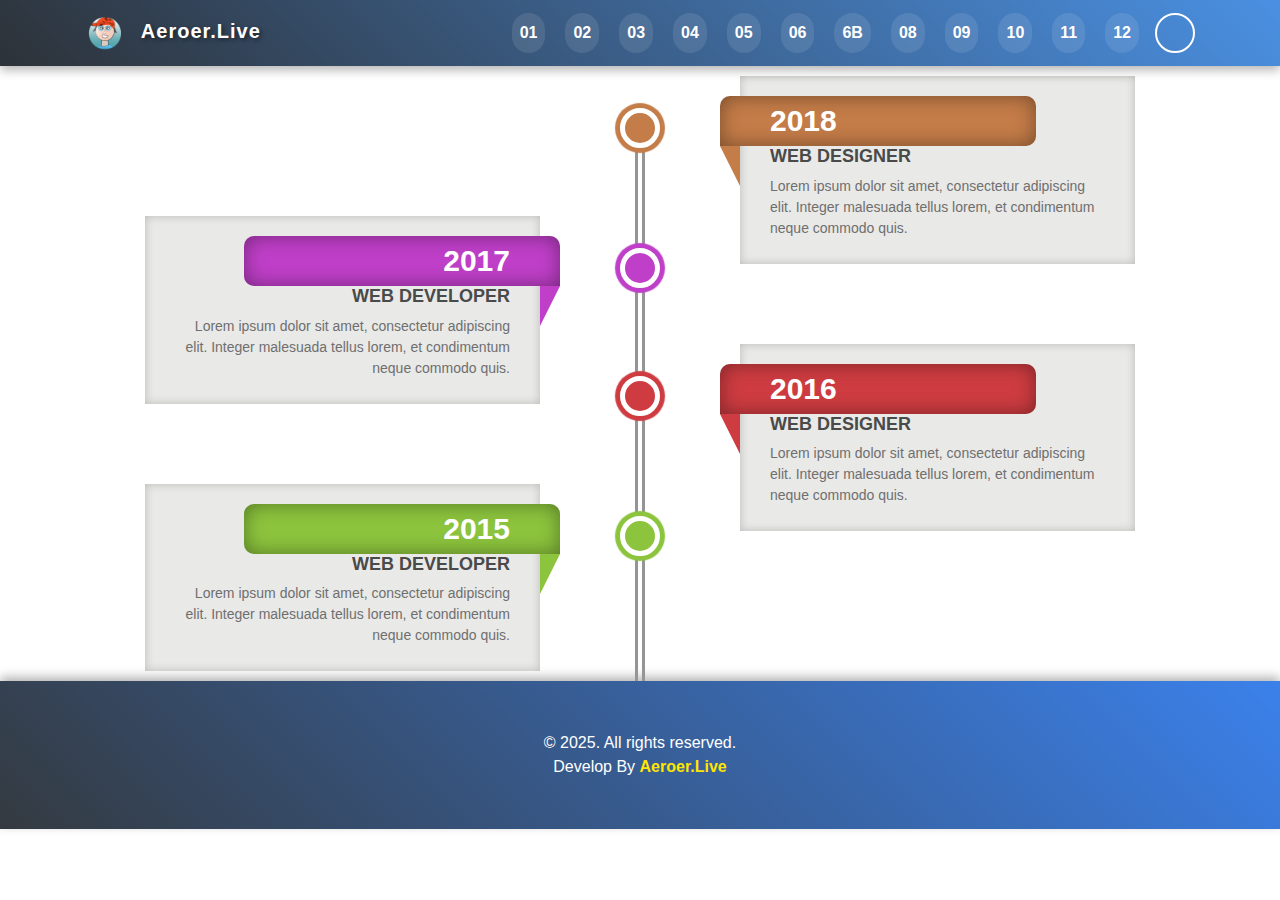
<file: Index03.html>
<!DOCTYPE html>
<html lang="en">
<head>
    <title>Aeroer Time-Line Code</title>
    <meta charset="utf-8">
    <meta name="viewport" content="width=device-width, initial-scale=1">
    <link rel="stylesheet" href="https://use.fontawesome.com/releases/v5.2.0/css/all.css" integrity="sha384-hWVjflwFxL6sNzntih27bfxkr27PmbbK/iSvJ+a4+0owXq79v+lsFkW54bOGbiDQ" crossorigin="anonymous">
    <link href="style.css" rel="stylesheet" />
    <link href="menu.css" rel="stylesheet" />
    <link href="//maxcdn.bootstrapcdn.com/bootstrap/4.1.1/css/bootstrap.min.css" rel="stylesheet" id="bootstrap-css">

    <link rel="icon" href="img/favicon.png" type="image/x-icon">

</head>

<body>
    <!-- Responsive Header -->
    <nav class="navbar navbar-expand-lg">
        <div class="container">
            <a class="navbar-brand" href="#">
                <img src="img/logo.png" alt="Logo" style="height: 40px; margin-right: 10px;"> Aeroer.Live
            </a>            
            <button class="navbar-toggler" type="button" data-toggle="collapse" data-target="#navbarNav" aria-controls="navbarNav" aria-expanded="false" aria-label="Toggle navigation">
                <span class="navbar-toggler-icon"><i class="fa fa-bars"></i></span>
            </button>
            <div class="collapse navbar-collapse" id="navbarNav">
                <ul class="navbar-nav ml-auto">
                    <li class="nav-item"><a class="nav-link" href="Index.html">01</a></li>
                    <li class="nav-item"><a class="nav-link" href="Index02.html">02</a></li>
                    <li class="nav-item"><a class="nav-link" href="Index03.html">03</a></li>
                    <li class="nav-item"><a class="nav-link" href="Index04.html">04</a></li>
                    <li class="nav-item"><a class="nav-link" href="Index05.html">05</a></li>
                    <li class="nav-item"><a class="nav-link" href="Index06.html">06</a></li>
                    <li class="nav-item"><a class="nav-link" href="Index6B.html">6B</a></li>
                    <li class="nav-item"><a class="nav-link" href="Index08.html">08</a></li>
                    <li class="nav-item"><a class="nav-link" href="Index09.html">09</a></li>
                    <li class="nav-item"><a class="nav-link" href="Index10.html">10</a></li>
                    <li class="nav-item"><a class="nav-link" href="Index11.html">11</a></li>
                    <li class="nav-item"><a class="nav-link" href="Index12.html">12</a></li>
                </ul>
                <div class="social-icons ml-3">
                    <a href="https://github.com/AeroerMak/Time-Line" target="_blank" class="github-icon">
                        <i class="fab fa-github"></i>
                    </a>
                </div>
            </div>
        </div>
    </nav>

    <div class="container">
        <div class="row">
            <div class="col-md-12">
                <div class="main-timeline3">
                    <div class="timeline">
                        <a href="#" class="timeline-content">
                            <span class="year">2018</span>
                            <h3 class="title">Web Designer</h3>
                            <p class="description">
                                Lorem ipsum dolor sit amet, consectetur adipiscing elit. Integer malesuada tellus lorem, et condimentum neque commodo quis.
                            </p>
                        </a>
                    </div>
                    <div class="timeline">
                        <a href="#" class="timeline-content">
                            <span class="year">2017</span>
                            <h3 class="title">Web Developer</h3>
                            <p class="description">
                                Lorem ipsum dolor sit amet, consectetur adipiscing elit. Integer malesuada tellus lorem, et condimentum neque commodo quis.
                            </p>
                        </a>
                    </div>
                    <div class="timeline">
                        <a href="#" class="timeline-content">
                            <span class="year">2016</span>
                            <h3 class="title">Web Designer</h3>
                            <p class="description">
                                Lorem ipsum dolor sit amet, consectetur adipiscing elit. Integer malesuada tellus lorem, et condimentum neque commodo quis.
                            </p>
                        </a>
                    </div>
                    <div class="timeline">
                        <a href="#" class="timeline-content">
                            <span class="year">2015</span>
                            <h3 class="title">Web Developer</h3>
                            <p class="description">
                                Lorem ipsum dolor sit amet, consectetur adipiscing elit. Integer malesuada tellus lorem, et condimentum neque commodo quis.
                            </p>
                        </a>
                    </div>
                </div>
            </div>
        </div>
    </div>

    <!-- Modern Footer -->
    <footer class="footer">
        <div class="container">
            <p>&copy; 2025. All rights reserved. <br> Develop By <a href="https://aeroer.live" target="_blank" rel="noopener noreferrer">Aeroer.Live</a></p>
        </div>
    </footer>

    <!-- JavaScript Web-Link -->
    <script src="//maxcdn.bootstrapcdn.com/bootstrap/4.1.1/js/bootstrap.min.js"></script>
    <script src="//cdnjs.cloudflare.com/ajax/libs/jquery/3.2.1/jquery.min.js"></script>
    <script src="https://ajax.googleapis.com/ajax/libs/jquery/3.3.1/jquery.min.js"></script>
    <script src="https://maxcdn.bootstrapcdn.com/bootstrap/3.3.7/js/bootstrap.min.js"></script> 
</body>
</html>
</file>
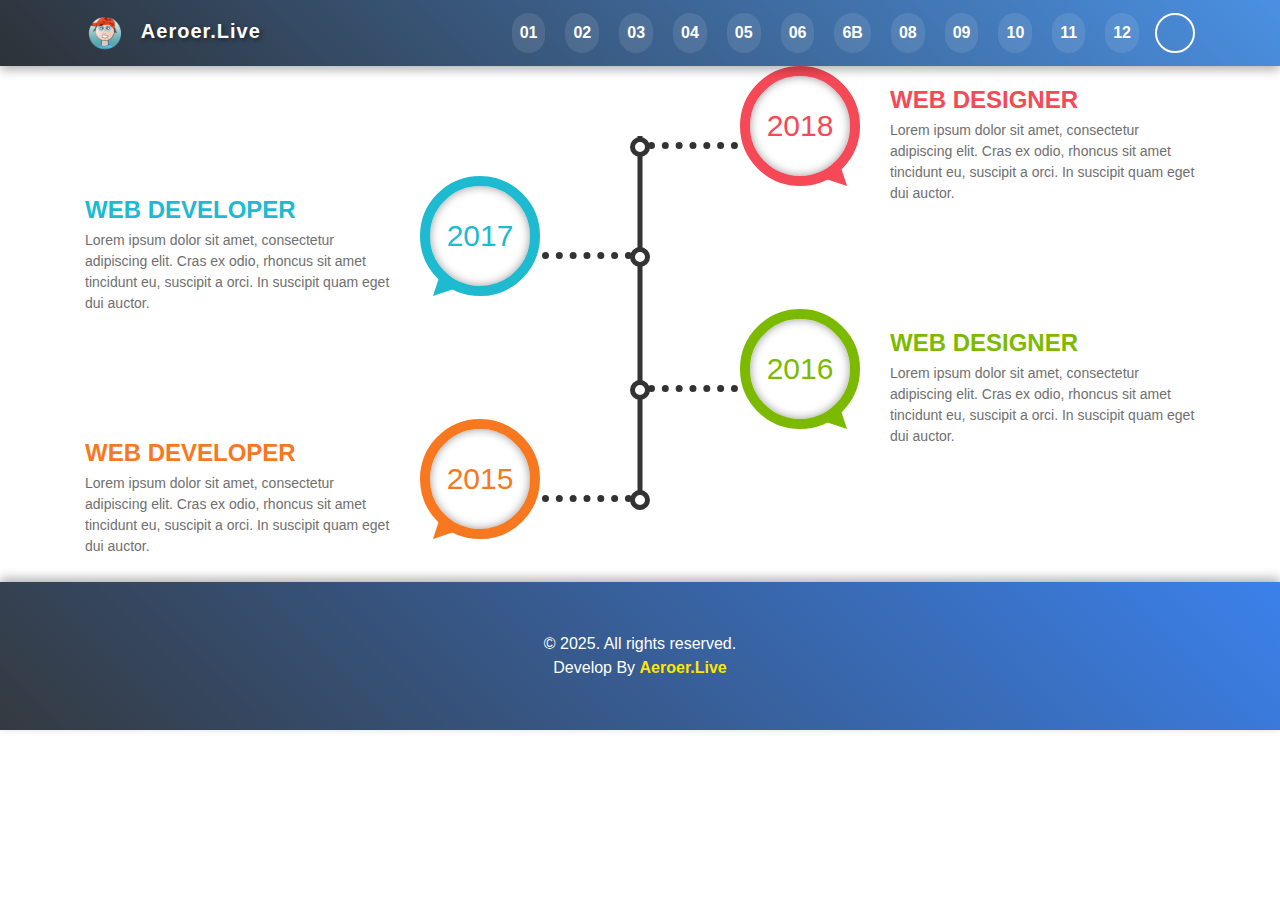
<file: Index04.html>
<!DOCTYPE html>
<html lang="en">
<head>
    <title>Aeroer Time-Line Code</title>
    <meta charset="utf-8">
    <meta name="viewport" content="width=device-width, initial-scale=1">
    <link rel="stylesheet" href="https://use.fontawesome.com/releases/v5.2.0/css/all.css" integrity="sha384-hWVjflwFxL6sNzntih27bfxkr27PmbbK/iSvJ+a4+0owXq79v+lsFkW54bOGbiDQ" crossorigin="anonymous">
    <link href="style.css" rel="stylesheet" />
    <link href="menu.css" rel="stylesheet" />
    <link href="//maxcdn.bootstrapcdn.com/bootstrap/4.1.1/css/bootstrap.min.css" rel="stylesheet" id="bootstrap-css">

    <link rel="icon" href="img/favicon.png" type="image/x-icon">

</head>

<body>
    <!-- Responsive Header -->
    <nav class="navbar navbar-expand-lg">
        <div class="container">
            <a class="navbar-brand" href="#">
                <img src="img/logo.png" alt="Logo" style="height: 40px; margin-right: 10px;"> Aeroer.Live
            </a>            
            <button class="navbar-toggler" type="button" data-toggle="collapse" data-target="#navbarNav" aria-controls="navbarNav" aria-expanded="false" aria-label="Toggle navigation">
                <span class="navbar-toggler-icon"><i class="fa fa-bars"></i></span>
            </button>
            <div class="collapse navbar-collapse" id="navbarNav">
                <ul class="navbar-nav ml-auto">
                    <li class="nav-item"><a class="nav-link" href="Index.html">01</a></li>
                    <li class="nav-item"><a class="nav-link" href="Index02.html">02</a></li>
                    <li class="nav-item"><a class="nav-link" href="Index03.html">03</a></li>
                    <li class="nav-item"><a class="nav-link" href="Index04.html">04</a></li>
                    <li class="nav-item"><a class="nav-link" href="Index05.html">05</a></li>
                    <li class="nav-item"><a class="nav-link" href="Index06.html">06</a></li>
                    <li class="nav-item"><a class="nav-link" href="Index6B.html">6B</a></li>
                    <li class="nav-item"><a class="nav-link" href="Index08.html">08</a></li>
                    <li class="nav-item"><a class="nav-link" href="Index09.html">09</a></li>
                    <li class="nav-item"><a class="nav-link" href="Index10.html">10</a></li>
                    <li class="nav-item"><a class="nav-link" href="Index11.html">11</a></li>
                    <li class="nav-item"><a class="nav-link" href="Index12.html">12</a></li>
                </ul>
                <div class="social-icons ml-3">
                    <a href="https://github.com/AeroerMak/Time-Line" target="_blank" class="github-icon">
                        <i class="fab fa-github"></i>
                    </a>
                </div>
            </div>
        </div>
    </nav>

    <div class="container">
        <div class="row">
            <div class="col-md-12">
                <div class="main-timeline4">
                    <div class="timeline">
                        <a href="#" class="timeline-content">
                            <span class="year">2018</span>
                            <div class="inner-content">
                                <h3 class="title">Web Designer</h3>
                                <p class="description">
                                    Lorem ipsum dolor sit amet, consectetur adipiscing elit. Cras ex odio, rhoncus sit amet tincidunt eu, suscipit a orci. In suscipit quam eget dui auctor.
                                </p>
                            </div>
                        </a>
                    </div>
                    <div class="timeline">
                        <a href="#" class="timeline-content">
                            <span class="year">2017</span>
                            <div class="inner-content">
                                <h3 class="title">Web Developer</h3>
                                <p class="description">
                                    Lorem ipsum dolor sit amet, consectetur adipiscing elit. Cras ex odio, rhoncus sit amet tincidunt eu, suscipit a orci. In suscipit quam eget dui auctor.
                                </p>
                            </div>
                        </a>
                    </div>
                    <div class="timeline">
                        <a href="#" class="timeline-content">
                            <span class="year">2016</span>
                            <div class="inner-content">
                                <h3 class="title">Web Designer</h3>
                                <p class="description">
                                    Lorem ipsum dolor sit amet, consectetur adipiscing elit. Cras ex odio, rhoncus sit amet tincidunt eu, suscipit a orci. In suscipit quam eget dui auctor.
                                </p>
                            </div>
                        </a>
                    </div>
                    <div class="timeline">
                        <a href="#" class="timeline-content">
                            <span class="year">2015</span>
                            <div class="inner-content">
                                <h3 class="title">Web Developer</h3>
                                <p class="description">
                                    Lorem ipsum dolor sit amet, consectetur adipiscing elit. Cras ex odio, rhoncus sit amet tincidunt eu, suscipit a orci. In suscipit quam eget dui auctor.
                                </p>
                            </div>
                        </a>
                    </div>
                </div>
            </div>
        </div>
    </div>
    <!-- Modern Footer -->
    <footer class="footer">
        <div class="container">
            <p>&copy; 2025. All rights reserved. <br> Develop By <a href="https://aeroer.live" target="_blank" rel="noopener noreferrer">Aeroer.Live</a></p>
        </div>
    </footer>

    <!-- JavaScript Web-Link -->
    <script src="//maxcdn.bootstrapcdn.com/bootstrap/4.1.1/js/bootstrap.min.js"></script>
    <script src="//cdnjs.cloudflare.com/ajax/libs/jquery/3.2.1/jquery.min.js"></script>
    <script src="https://ajax.googleapis.com/ajax/libs/jquery/3.3.1/jquery.min.js"></script>
    <script src="https://maxcdn.bootstrapcdn.com/bootstrap/3.3.7/js/bootstrap.min.js"></script> 
</body>
</html>
</file>
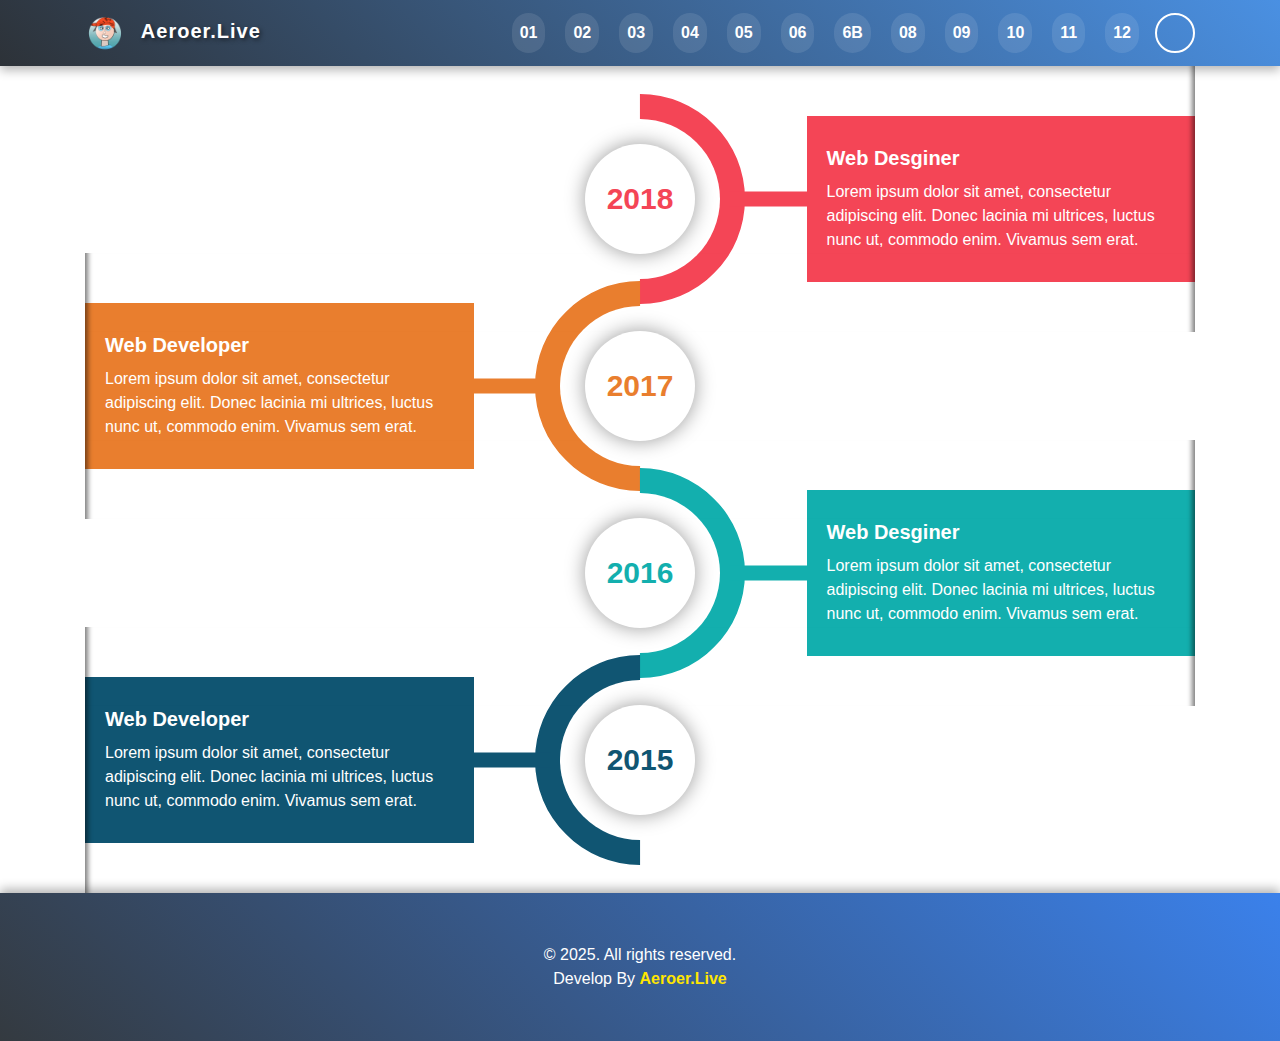
<file: Index05.html>
<!DOCTYPE html>
<html lang="en">
<head>
    <title>Aeroer Time-Line Code</title>
    <meta charset="utf-8">
    <meta name="viewport" content="width=device-width, initial-scale=1">
    <link rel="stylesheet" href="https://use.fontawesome.com/releases/v5.2.0/css/all.css" integrity="sha384-hWVjflwFxL6sNzntih27bfxkr27PmbbK/iSvJ+a4+0owXq79v+lsFkW54bOGbiDQ" crossorigin="anonymous">
    <link href="style.css" rel="stylesheet" />
    <link href="menu.css" rel="stylesheet" />
    <link href="//maxcdn.bootstrapcdn.com/bootstrap/4.1.1/css/bootstrap.min.css" rel="stylesheet" id="bootstrap-css">

    <link rel="icon" href="img/favicon.png" type="image/x-icon">

</head>

<body>
    <!-- Responsive Header -->
    <nav class="navbar navbar-expand-lg">
        <div class="container">
            <a class="navbar-brand" href="#">
                <img src="img/logo.png" alt="Logo" style="height: 40px; margin-right: 10px;"> Aeroer.Live
            </a>            
            <button class="navbar-toggler" type="button" data-toggle="collapse" data-target="#navbarNav" aria-controls="navbarNav" aria-expanded="false" aria-label="Toggle navigation">
                <span class="navbar-toggler-icon"><i class="fa fa-bars"></i></span>
            </button>
            <div class="collapse navbar-collapse" id="navbarNav">
                <ul class="navbar-nav ml-auto">
                    <li class="nav-item"><a class="nav-link" href="Index.html">01</a></li>
                    <li class="nav-item"><a class="nav-link" href="Index02.html">02</a></li>
                    <li class="nav-item"><a class="nav-link" href="Index03.html">03</a></li>
                    <li class="nav-item"><a class="nav-link" href="Index04.html">04</a></li>
                    <li class="nav-item"><a class="nav-link" href="Index05.html">05</a></li>
                    <li class="nav-item"><a class="nav-link" href="Index06.html">06</a></li>
                    <li class="nav-item"><a class="nav-link" href="Index6B.html">6B</a></li>
                    <li class="nav-item"><a class="nav-link" href="Index08.html">08</a></li>
                    <li class="nav-item"><a class="nav-link" href="Index09.html">09</a></li>
                    <li class="nav-item"><a class="nav-link" href="Index10.html">10</a></li>
                    <li class="nav-item"><a class="nav-link" href="Index11.html">11</a></li>
                    <li class="nav-item"><a class="nav-link" href="Index12.html">12</a></li>
                </ul>
                <div class="social-icons ml-3">
                    <a href="https://github.com/AeroerMak/Time-Line" target="_blank" class="github-icon">
                        <i class="fab fa-github"></i>
                    </a>
                </div>
            </div>
        </div>
    </nav>

    <div class="container">
        <div class="row">
            <div class="col-md-12">
                <div class="main-timeline5">
                    <div class="timeline">
                        <div class="timeline-icon"><span class="year">2018</span></div>
                        <div class="timeline-content">
                            <h3 class="title">Web Desginer</h3>
                            <p class="description">
                                Lorem ipsum dolor sit amet, consectetur adipiscing elit. Donec lacinia mi ultrices, luctus nunc ut, commodo enim. Vivamus sem erat.
                            </p>
                        </div>
                    </div>
                    <div class="timeline">
                        <div class="timeline-icon"><span class="year">2017</span></div>
                        <div class="timeline-content">
                            <h3 class="title">Web Developer</h3>
                            <p class="description">
                                Lorem ipsum dolor sit amet, consectetur adipiscing elit. Donec lacinia mi ultrices, luctus nunc ut, commodo enim. Vivamus sem erat.
                            </p>
                        </div>
                    </div>
                    <div class="timeline">
                        <div class="timeline-icon"><span class="year">2016</span></div>
                        <div class="timeline-content">
                            <h3 class="title">Web Desginer</h3>
                            <p class="description">
                                Lorem ipsum dolor sit amet, consectetur adipiscing elit. Donec lacinia mi ultrices, luctus nunc ut, commodo enim. Vivamus sem erat.
                            </p>
                        </div>
                    </div>
                    <div class="timeline">
                        <div class="timeline-icon"><span class="year">2015</span></div>
                        <div class="timeline-content">
                            <h3 class="title">Web Developer</h3>
                            <p class="description">
                                Lorem ipsum dolor sit amet, consectetur adipiscing elit. Donec lacinia mi ultrices, luctus nunc ut, commodo enim. Vivamus sem erat.
                            </p>
                        </div>
                    </div>
                </div>
            </div>
        </div>
    </div>
    <!-- Modern Footer -->
    <footer class="footer">
        <div class="container">
            <p>&copy; 2025. All rights reserved. <br> Develop By <a href="https://aeroer.live" target="_blank" rel="noopener noreferrer">Aeroer.Live</a></p>
        </div>
    </footer>

    <!-- JavaScript Web-Link -->
    <script src="//maxcdn.bootstrapcdn.com/bootstrap/4.1.1/js/bootstrap.min.js"></script>
    <script src="//cdnjs.cloudflare.com/ajax/libs/jquery/3.2.1/jquery.min.js"></script>
    <script src="https://ajax.googleapis.com/ajax/libs/jquery/3.3.1/jquery.min.js"></script>
    <script src="https://maxcdn.bootstrapcdn.com/bootstrap/3.3.7/js/bootstrap.min.js"></script> 
</body>
</html>
</file>
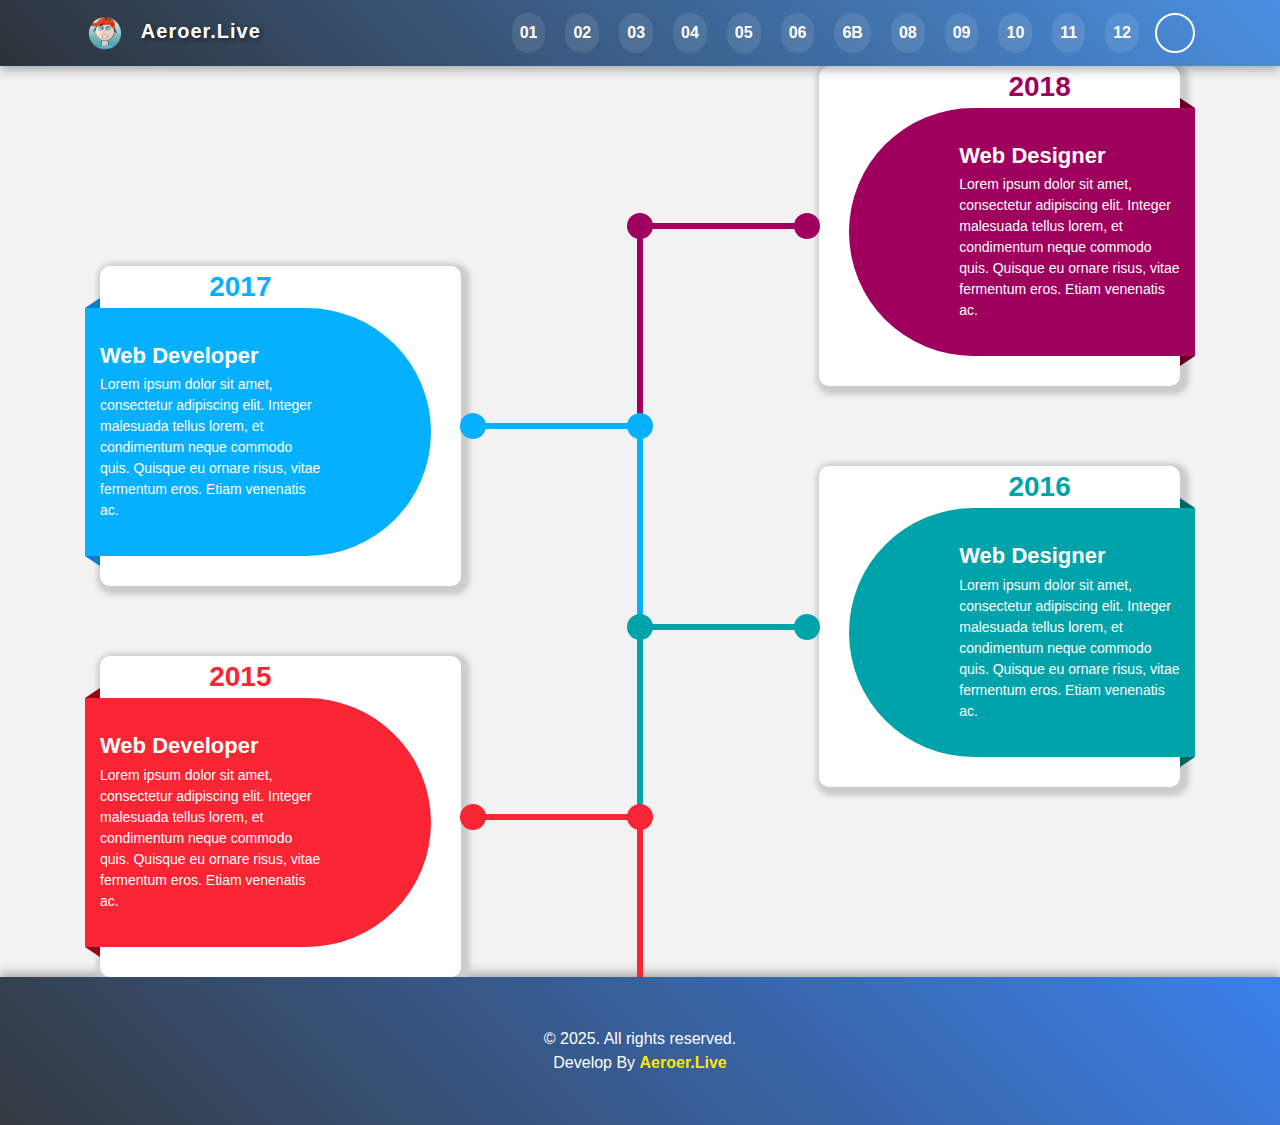
<file: Index06.html>
<!DOCTYPE html>
<html lang="en">
<head>
    <title>Aeroer Time-Line Code</title>
    <meta charset="utf-8">
    <meta name="viewport" content="width=device-width, initial-scale=1">
    <link rel="stylesheet" href="https://use.fontawesome.com/releases/v5.2.0/css/all.css" integrity="sha384-hWVjflwFxL6sNzntih27bfxkr27PmbbK/iSvJ+a4+0owXq79v+lsFkW54bOGbiDQ" crossorigin="anonymous">
    <link href="style.css" rel="stylesheet" />
    <link href="menu.css" rel="stylesheet" />
    <link href="//maxcdn.bootstrapcdn.com/bootstrap/4.1.1/css/bootstrap.min.css" rel="stylesheet" id="bootstrap-css">

    <link rel="icon" href="img/favicon.png" type="image/x-icon">

</head>

<body>
    <!-- Responsive Header -->
    <nav class="navbar navbar-expand-lg">
        <div class="container">
            <a class="navbar-brand" href="#">
                <img src="img/logo.png" alt="Logo" style="height: 40px; margin-right: 10px;"> Aeroer.Live
            </a>            
            <button class="navbar-toggler" type="button" data-toggle="collapse" data-target="#navbarNav" aria-controls="navbarNav" aria-expanded="false" aria-label="Toggle navigation">
                <span class="navbar-toggler-icon"><i class="fa fa-bars"></i></span>
            </button>
            <div class="collapse navbar-collapse" id="navbarNav">
                <ul class="navbar-nav ml-auto">
                    <li class="nav-item"><a class="nav-link" href="Index.html">01</a></li>
                    <li class="nav-item"><a class="nav-link" href="Index02.html">02</a></li>
                    <li class="nav-item"><a class="nav-link" href="Index03.html">03</a></li>
                    <li class="nav-item"><a class="nav-link" href="Index04.html">04</a></li>
                    <li class="nav-item"><a class="nav-link" href="Index05.html">05</a></li>
                    <li class="nav-item"><a class="nav-link" href="Index06.html">06</a></li>
                    <li class="nav-item"><a class="nav-link" href="Index6B.html">6B</a></li>
                    <li class="nav-item"><a class="nav-link" href="Index08.html">08</a></li>
                    <li class="nav-item"><a class="nav-link" href="Index09.html">09</a></li>
                    <li class="nav-item"><a class="nav-link" href="Index10.html">10</a></li>
                    <li class="nav-item"><a class="nav-link" href="Index11.html">11</a></li>
                    <li class="nav-item"><a class="nav-link" href="Index12.html">12</a></li>
                </ul>
                <div class="social-icons ml-3">
                    <a href="https://github.com/AeroerMak/Time-Line" target="_blank" class="github-icon">
                        <i class="fab fa-github"></i>
                    </a>
                </div>
            </div>
        </div>
    </nav>

    <div class="demo">
        <div class="container">
            <div class="row">
                <div class="col-md-12">
                    <div class="main-timeline6">
                        <div class="timeline">
                            <div class="timeline-content">
                                <span class="year">2018</span>
                                <div class="content-inner">
                                    <span class="icon"><i class="fa fa-globe"></i></span>
                                    <h3 class="title">Web Designer</h3>
                                    <p class="description">
                                        Lorem ipsum dolor sit amet, consectetur adipiscing elit. Integer malesuada tellus lorem, et condimentum neque commodo quis. Quisque eu ornare risus, vitae fermentum eros. Etiam venenatis ac.
                                    </p>
                                </div>
                            </div>
                        </div>
                        <div class="timeline">
                            <div class="timeline-content">
                                <span class="year">2017</span>
                                <div class="content-inner">
                                    <span class="icon"><i class="fa fa-rocket"></i></span>
                                    <h3 class="title">Web Developer</h3>
                                    <p class="description">
                                        Lorem ipsum dolor sit amet, consectetur adipiscing elit. Integer malesuada tellus lorem, et condimentum neque commodo quis. Quisque eu ornare risus, vitae fermentum eros. Etiam venenatis ac.
                                    </p>
                                </div>
                            </div>
                        </div>
                        <div class="timeline">
                            <div class="timeline-content">
                                <span class="year">2016</span>
                                <div class="content-inner">
                                    <span class="icon"><i class="fa fa-briefcase"></i></span>
                                    <h3 class="title">Web Designer</h3>
                                    <p class="description">
                                        Lorem ipsum dolor sit amet, consectetur adipiscing elit. Integer malesuada tellus lorem, et condimentum neque commodo quis. Quisque eu ornare risus, vitae fermentum eros. Etiam venenatis ac.
                                    </p>
                                </div>
                            </div>
                        </div>
                        <div class="timeline">
                            <div class="timeline-content">
                                <span class="year">2015</span>
                                <div class="content-inner">
                                    <span class="icon"><i class="fa fa-mobile"></i></span>
                                    <h3 class="title">Web Developer</h3>
                                    <p class="description">
                                        Lorem ipsum dolor sit amet, consectetur adipiscing elit. Integer malesuada tellus lorem, et condimentum neque commodo quis. Quisque eu ornare risus, vitae fermentum eros. Etiam venenatis ac.
                                    </p>
                                </div>
                            </div>
                        </div>
                    </div>
                </div>
            </div>
        </div>
    </div>

    <!-- Modern Footer -->
    <footer class="footer">
        <div class="container">
            <p>&copy; 2025. All rights reserved. <br> Develop By <a href="https://aeroer.live" target="_blank" rel="noopener noreferrer">Aeroer.Live</a></p>
        </div>
    </footer>

    <!-- JavaScript Web-Link -->
    <script src="//maxcdn.bootstrapcdn.com/bootstrap/4.1.1/js/bootstrap.min.js"></script>
    <script src="//cdnjs.cloudflare.com/ajax/libs/jquery/3.2.1/jquery.min.js"></script>
    <script src="https://ajax.googleapis.com/ajax/libs/jquery/3.3.1/jquery.min.js"></script>
    <script src="https://maxcdn.bootstrapcdn.com/bootstrap/3.3.7/js/bootstrap.min.js"></script> 
</body>
</html>
</file>
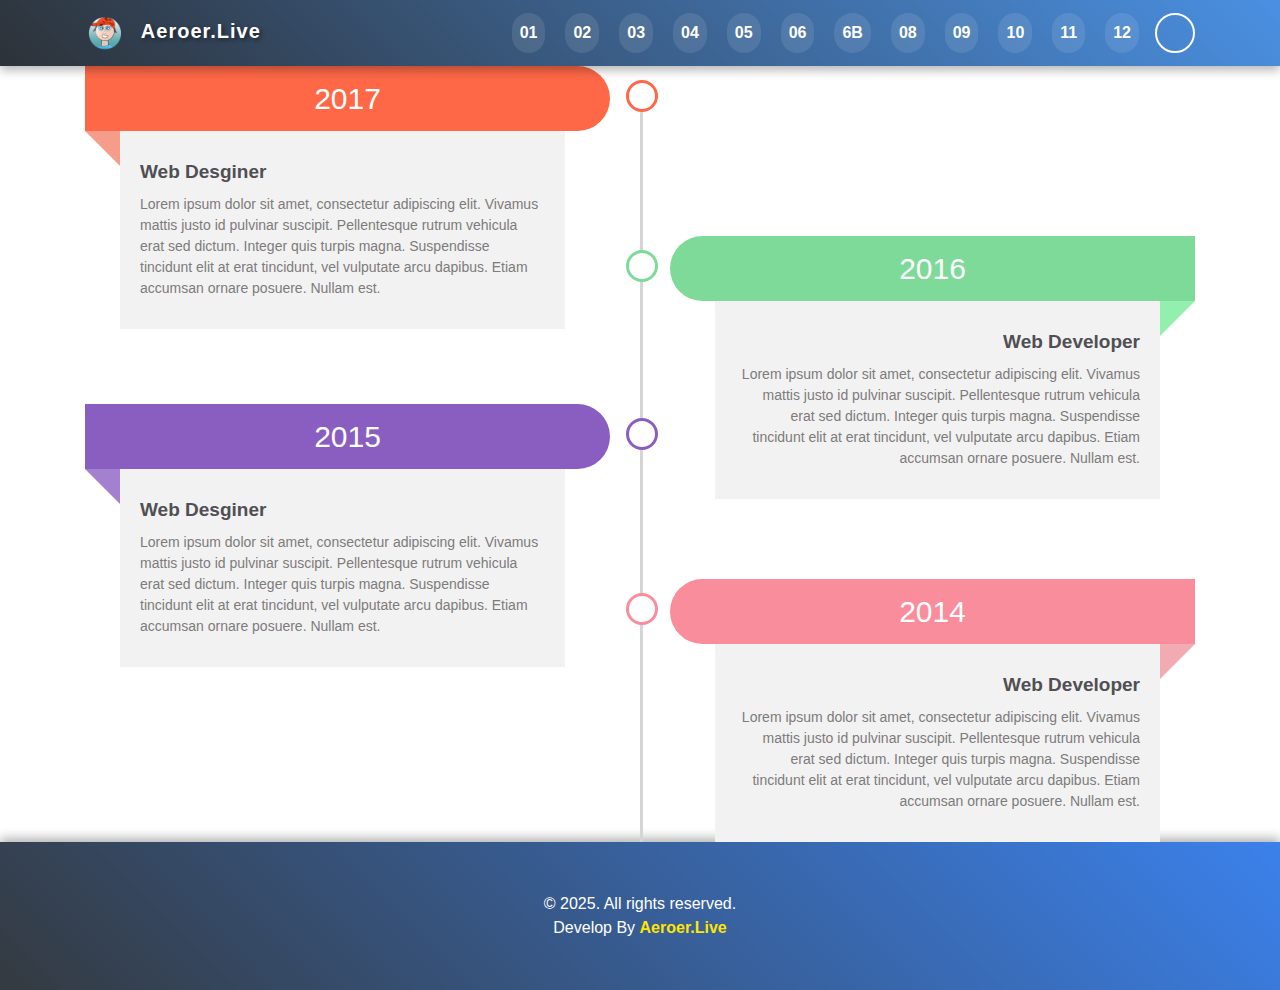
<file: Index08.html>
<!DOCTYPE html>
<html lang="en">
<head>
    <title>Aeroer Time-Line Code</title>
    <meta charset="utf-8">
    <meta name="viewport" content="width=device-width, initial-scale=1">
    <link rel="stylesheet" href="https://use.fontawesome.com/releases/v5.2.0/css/all.css" integrity="sha384-hWVjflwFxL6sNzntih27bfxkr27PmbbK/iSvJ+a4+0owXq79v+lsFkW54bOGbiDQ" crossorigin="anonymous">
    <link href="style.css" rel="stylesheet" />
    <link href="menu.css" rel="stylesheet" />
    <link href="//maxcdn.bootstrapcdn.com/bootstrap/4.1.1/css/bootstrap.min.css" rel="stylesheet" id="bootstrap-css">

    <link rel="icon" href="img/favicon.png" type="image/x-icon">

</head>

<body>
    <!-- Responsive Header -->
    <nav class="navbar navbar-expand-lg">
        <div class="container">
            <a class="navbar-brand" href="#">
                <img src="img/logo.png" alt="Logo" style="height: 40px; margin-right: 10px;"> Aeroer.Live
            </a>            
            <button class="navbar-toggler" type="button" data-toggle="collapse" data-target="#navbarNav" aria-controls="navbarNav" aria-expanded="false" aria-label="Toggle navigation">
                <span class="navbar-toggler-icon"><i class="fa fa-bars"></i></span>
            </button>
            <div class="collapse navbar-collapse" id="navbarNav">
                <ul class="navbar-nav ml-auto">
                    <li class="nav-item"><a class="nav-link" href="Index.html">01</a></li>
                    <li class="nav-item"><a class="nav-link" href="Index02.html">02</a></li>
                    <li class="nav-item"><a class="nav-link" href="Index03.html">03</a></li>
                    <li class="nav-item"><a class="nav-link" href="Index04.html">04</a></li>
                    <li class="nav-item"><a class="nav-link" href="Index05.html">05</a></li>
                    <li class="nav-item"><a class="nav-link" href="Index06.html">06</a></li>
                    <li class="nav-item"><a class="nav-link" href="Index6B.html">6B</a></li>
                    <li class="nav-item"><a class="nav-link" href="Index08.html">08</a></li>
                    <li class="nav-item"><a class="nav-link" href="Index09.html">09</a></li>
                    <li class="nav-item"><a class="nav-link" href="Index10.html">10</a></li>
                    <li class="nav-item"><a class="nav-link" href="Index11.html">11</a></li>
                    <li class="nav-item"><a class="nav-link" href="Index12.html">12</a></li>
                </ul>
                <div class="social-icons ml-3">
                    <a href="https://github.com/AeroerMak/Time-Line" target="_blank" class="github-icon">
                        <i class="fab fa-github"></i>
                    </a>
                </div>
            </div>
        </div>
    </nav>

    <div class="container">
        <div class="row">
            <div class="col-md-12">
                <div class="main-timeline8">
                    <div class="timeline">
                        <span class="timeline-icon"></span>
                        <span class="year">2017</span>
                        <div class="timeline-content">
                            <h3 class="title">Web Desginer</h3>
                            <p class="description">
                                Lorem ipsum dolor sit amet, consectetur adipiscing elit. Vivamus mattis justo id pulvinar suscipit. Pellentesque rutrum vehicula erat sed dictum. Integer quis turpis magna. Suspendisse tincidunt elit at erat tincidunt, vel vulputate arcu dapibus. Etiam accumsan ornare posuere. Nullam est.
                            </p>
                        </div>
                    </div>
                    <div class="timeline">
                        <span class="timeline-icon"></span>
                        <span class="year">2016</span>
                        <div class="timeline-content">
                            <h3 class="title">Web Developer</h3>
                            <p class="description">
                                Lorem ipsum dolor sit amet, consectetur adipiscing elit. Vivamus mattis justo id pulvinar suscipit. Pellentesque rutrum vehicula erat sed dictum. Integer quis turpis magna. Suspendisse tincidunt elit at erat tincidunt, vel vulputate arcu dapibus. Etiam accumsan ornare posuere. Nullam est.
                            </p>
                        </div>
                    </div>
                    <div class="timeline">
                        <span class="timeline-icon"></span>
                        <span class="year">2015</span>
                        <div class="timeline-content">
                            <h3 class="title">Web Desginer</h3>
                            <p class="description">
                                Lorem ipsum dolor sit amet, consectetur adipiscing elit. Vivamus mattis justo id pulvinar suscipit. Pellentesque rutrum vehicula erat sed dictum. Integer quis turpis magna. Suspendisse tincidunt elit at erat tincidunt, vel vulputate arcu dapibus. Etiam accumsan ornare posuere. Nullam est.
                            </p>
                        </div>
                    </div>
                    <div class="timeline">
                        <span class="timeline-icon"></span>
                        <span class="year">2014</span>
                        <div class="timeline-content">
                            <h3 class="title">Web Developer</h3>
                            <p class="description">
                                Lorem ipsum dolor sit amet, consectetur adipiscing elit. Vivamus mattis justo id pulvinar suscipit. Pellentesque rutrum vehicula erat sed dictum. Integer quis turpis magna. Suspendisse tincidunt elit at erat tincidunt, vel vulputate arcu dapibus. Etiam accumsan ornare posuere. Nullam est.
                            </p>
                        </div>
                    </div>
                </div>
            </div>
        </div>
    </div>

    <!-- Modern Footer -->
    <footer class="footer">
        <div class="container">
            <p>&copy; 2025. All rights reserved. <br> Develop By <a href="https://aeroer.live" target="_blank" rel="noopener noreferrer">Aeroer.Live</a></p>
        </div>
    </footer>

    <!-- JavaScript Web-Link -->
    <script src="//maxcdn.bootstrapcdn.com/bootstrap/4.1.1/js/bootstrap.min.js"></script>
    <script src="//cdnjs.cloudflare.com/ajax/libs/jquery/3.2.1/jquery.min.js"></script>
    <script src="https://ajax.googleapis.com/ajax/libs/jquery/3.3.1/jquery.min.js"></script>
    <script src="https://maxcdn.bootstrapcdn.com/bootstrap/3.3.7/js/bootstrap.min.js"></script> 
</body>
</html>
</file>
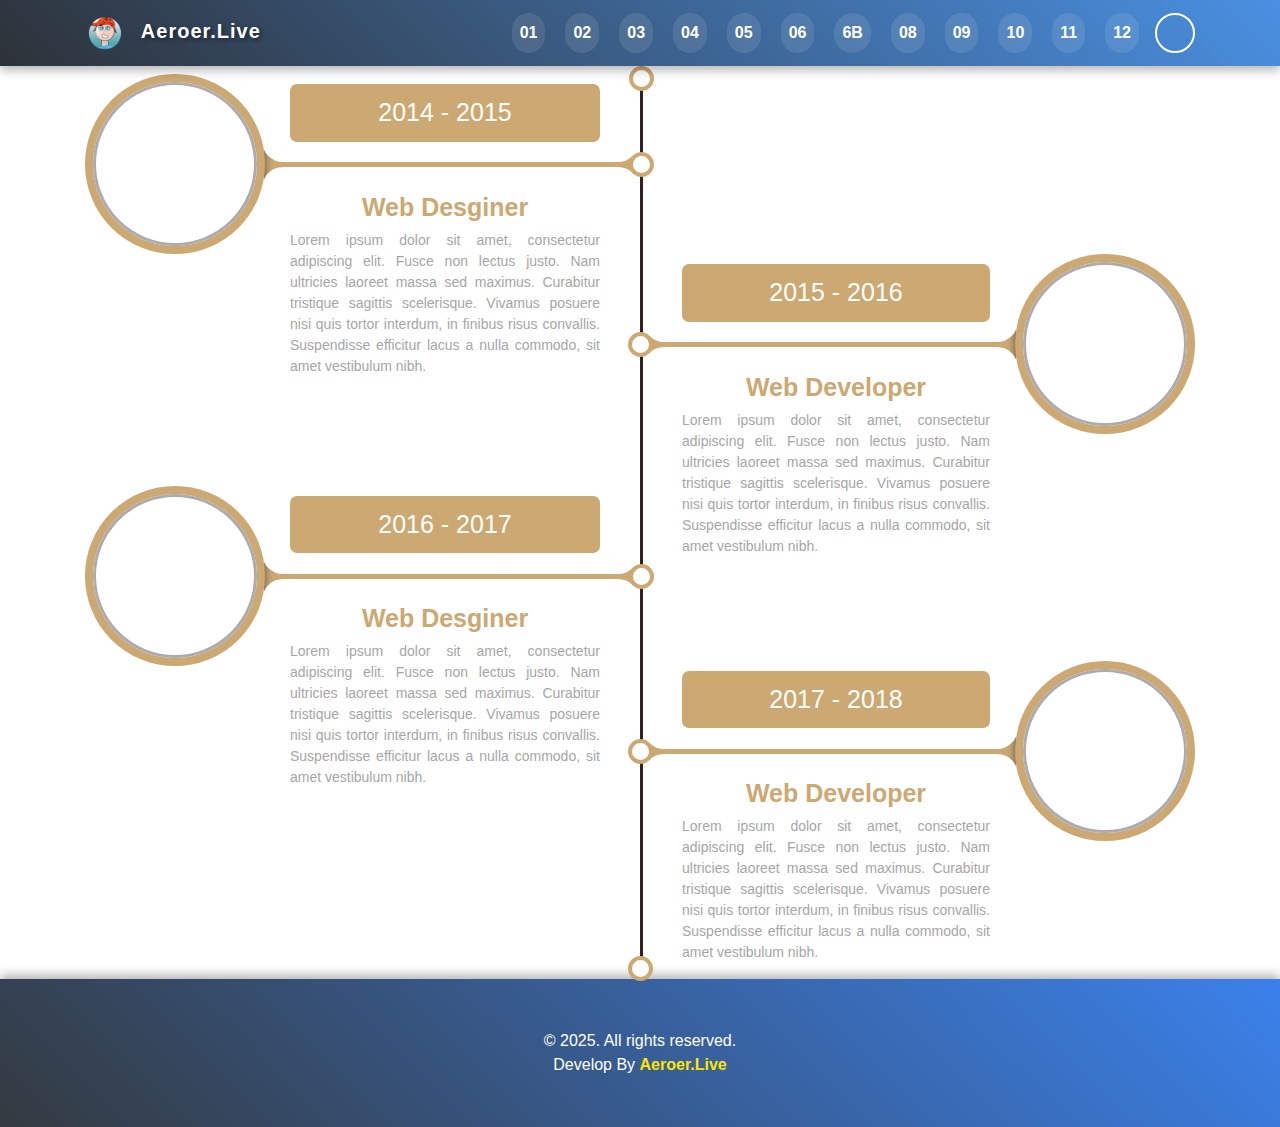
<file: Index09.html>
<!DOCTYPE html>
<html lang="en">
<head>
    <title>Aeroer Time-Line Code</title>
    <meta charset="utf-8">
    <meta name="viewport" content="width=device-width, initial-scale=1">
    <link rel="stylesheet" href="https://use.fontawesome.com/releases/v5.2.0/css/all.css" integrity="sha384-hWVjflwFxL6sNzntih27bfxkr27PmbbK/iSvJ+a4+0owXq79v+lsFkW54bOGbiDQ" crossorigin="anonymous">
    <link href="style.css" rel="stylesheet" />
    <link href="menu.css" rel="stylesheet" />
    <link href="//maxcdn.bootstrapcdn.com/bootstrap/4.1.1/css/bootstrap.min.css" rel="stylesheet" id="bootstrap-css">

    <link rel="icon" href="img/favicon.png" type="image/x-icon">

</head>

<body>
    <!-- Responsive Header -->
    <nav class="navbar navbar-expand-lg">
        <div class="container">
            <a class="navbar-brand" href="#">
                <img src="img/logo.png" alt="Logo" style="height: 40px; margin-right: 10px;"> Aeroer.Live
            </a>            
            <button class="navbar-toggler" type="button" data-toggle="collapse" data-target="#navbarNav" aria-controls="navbarNav" aria-expanded="false" aria-label="Toggle navigation">
                <span class="navbar-toggler-icon"><i class="fa fa-bars"></i></span>
            </button>
            <div class="collapse navbar-collapse" id="navbarNav">
                <ul class="navbar-nav ml-auto">
                    <li class="nav-item"><a class="nav-link" href="Index.html">01</a></li>
                    <li class="nav-item"><a class="nav-link" href="Index02.html">02</a></li>
                    <li class="nav-item"><a class="nav-link" href="Index03.html">03</a></li>
                    <li class="nav-item"><a class="nav-link" href="Index04.html">04</a></li>
                    <li class="nav-item"><a class="nav-link" href="Index05.html">05</a></li>
                    <li class="nav-item"><a class="nav-link" href="Index06.html">06</a></li>
                    <li class="nav-item"><a class="nav-link" href="Index6B.html">6B</a></li>
                    <li class="nav-item"><a class="nav-link" href="Index08.html">08</a></li>
                    <li class="nav-item"><a class="nav-link" href="Index09.html">09</a></li>
                    <li class="nav-item"><a class="nav-link" href="Index10.html">10</a></li>
                    <li class="nav-item"><a class="nav-link" href="Index11.html">11</a></li>
                    <li class="nav-item"><a class="nav-link" href="Index12.html">12</a></li>
                </ul>
                <div class="social-icons ml-3">
                    <a href="https://github.com/AeroerMak/Time-Line" target="_blank" class="github-icon">
                        <i class="fab fa-github"></i>
                    </a>
                </div>
            </div>
        </div>
    </nav>

    <div class="container">
        <div class="row">
            <div class="col-md-12">
                <div class="main-timeline9">
                    <div class="timeline">
                        <div class="timeline-content">
                            <div class="circle"><span><i class="fa fa-globe"></i></span></div>
                            <div class="content">
                                <span class="year">2014 - 2015</span>
                                <h4 class="title">Web Desginer</h4>
                                <p class="description">
                                    Lorem ipsum dolor sit amet, consectetur adipiscing elit. Fusce non lectus justo. Nam ultricies laoreet massa sed maximus. Curabitur tristique sagittis scelerisque. Vivamus posuere nisi quis tortor interdum, in finibus risus convallis. Suspendisse efficitur lacus a nulla commodo, sit amet vestibulum nibh.
                                </p>
                                <div class="icon"><span></span></div>
                            </div>
                        </div>
                    </div>
                    <div class="timeline">
                        <div class="timeline-content">
                            <div class="circle"><span><i class="fa fa-rocket"></i></span></div>
                            <div class="content">
                                <span class="year">2015 - 2016</span>
                                <h4 class="title">Web Developer</h4>
                                <p class="description">
                                    Lorem ipsum dolor sit amet, consectetur adipiscing elit. Fusce non lectus justo. Nam ultricies laoreet massa sed maximus. Curabitur tristique sagittis scelerisque. Vivamus posuere nisi quis tortor interdum, in finibus risus convallis. Suspendisse efficitur lacus a nulla commodo, sit amet vestibulum nibh.
                                </p>
                                <div class="icon"><span></span></div>
                            </div>
                        </div>
                    </div>
                    <div class="timeline">
                        <div class="timeline-content">
                            <div class="circle"><span><i class="fa fa-briefcase"></i></span></div>
                            <div class="content">
                                <span class="year">2016 - 2017</span>
                                <h4 class="title">Web Desginer</h4>
                                <p class="description">
                                    Lorem ipsum dolor sit amet, consectetur adipiscing elit. Fusce non lectus justo. Nam ultricies laoreet massa sed maximus. Curabitur tristique sagittis scelerisque. Vivamus posuere nisi quis tortor interdum, in finibus risus convallis. Suspendisse efficitur lacus a nulla commodo, sit amet vestibulum nibh.
                                </p>
                                <div class="icon"><span></span></div>
                            </div>
                        </div>
                    </div>
                    <div class="timeline">
                        <div class="timeline-content">
                            <div class="circle"><span><i class="fa fa-mobile"></i></span></div>
                            <div class="content">
                                <span class="year">2017 - 2018</span>
                                <h4 class="title">Web Developer</h4>
                                <p class="description">
                                    Lorem ipsum dolor sit amet, consectetur adipiscing elit. Fusce non lectus justo. Nam ultricies laoreet massa sed maximus. Curabitur tristique sagittis scelerisque. Vivamus posuere nisi quis tortor interdum, in finibus risus convallis. Suspendisse efficitur lacus a nulla commodo, sit amet vestibulum nibh.
                                </p>
                                <div class="icon"><span></span></div>
                            </div>
                        </div>
                    </div>
                </div>
            </div>
        </div>
    </div>

    <!-- Modern Footer -->
    <footer class="footer">
        <div class="container">
            <p>&copy; 2025. All rights reserved. <br> Develop By <a href="https://aeroer.live" target="_blank" rel="noopener noreferrer">Aeroer.Live</a></p>
        </div>
    </footer>

    <!-- JavaScript Web-Link -->
    <script src="//maxcdn.bootstrapcdn.com/bootstrap/4.1.1/js/bootstrap.min.js"></script>
    <script src="//cdnjs.cloudflare.com/ajax/libs/jquery/3.2.1/jquery.min.js"></script>
    <script src="https://ajax.googleapis.com/ajax/libs/jquery/3.3.1/jquery.min.js"></script>
    <script src="https://maxcdn.bootstrapcdn.com/bootstrap/3.3.7/js/bootstrap.min.js"></script> 
</body>
</html>
</file>
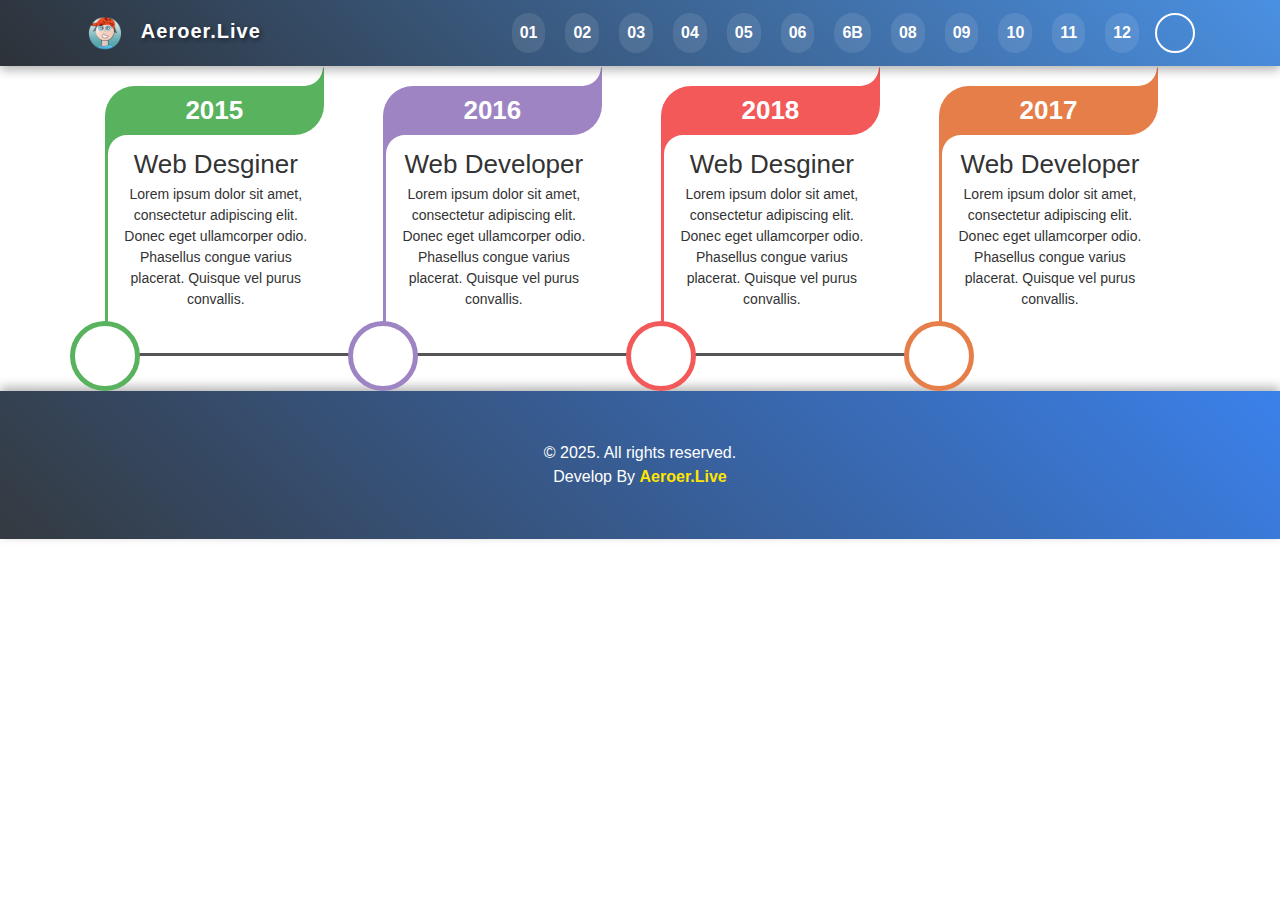
<file: Index10.html>
<!DOCTYPE html>
<html lang="en">
<head>
    <title>Aeroer Time-Line Code</title>
    <meta charset="utf-8">
    <meta name="viewport" content="width=device-width, initial-scale=1">
    <link rel="stylesheet" href="https://use.fontawesome.com/releases/v5.2.0/css/all.css" integrity="sha384-hWVjflwFxL6sNzntih27bfxkr27PmbbK/iSvJ+a4+0owXq79v+lsFkW54bOGbiDQ" crossorigin="anonymous">
    <link href="style.css" rel="stylesheet" />
    <link href="menu.css" rel="stylesheet" />
    <link href="//maxcdn.bootstrapcdn.com/bootstrap/4.1.1/css/bootstrap.min.css" rel="stylesheet" id="bootstrap-css">

    <link rel="icon" href="img/favicon.png" type="image/x-icon">

</head>

<body>
    <!-- Responsive Header -->
    <nav class="navbar navbar-expand-lg">
        <div class="container">
            <a class="navbar-brand" href="#">
                <img src="img/logo.png" alt="Logo" style="height: 40px; margin-right: 10px;"> Aeroer.Live
            </a>            
            <button class="navbar-toggler" type="button" data-toggle="collapse" data-target="#navbarNav" aria-controls="navbarNav" aria-expanded="false" aria-label="Toggle navigation">
                <span class="navbar-toggler-icon"><i class="fa fa-bars"></i></span>
            </button>
            <div class="collapse navbar-collapse" id="navbarNav">
                <ul class="navbar-nav ml-auto">
                    <li class="nav-item"><a class="nav-link" href="Index.html">01</a></li>
                    <li class="nav-item"><a class="nav-link" href="Index02.html">02</a></li>
                    <li class="nav-item"><a class="nav-link" href="Index03.html">03</a></li>
                    <li class="nav-item"><a class="nav-link" href="Index04.html">04</a></li>
                    <li class="nav-item"><a class="nav-link" href="Index05.html">05</a></li>
                    <li class="nav-item"><a class="nav-link" href="Index06.html">06</a></li>
                    <li class="nav-item"><a class="nav-link" href="Index6B.html">6B</a></li>
                    <li class="nav-item"><a class="nav-link" href="Index08.html">08</a></li>
                    <li class="nav-item"><a class="nav-link" href="Index09.html">09</a></li>
                    <li class="nav-item"><a class="nav-link" href="Index10.html">10</a></li>
                    <li class="nav-item"><a class="nav-link" href="Index11.html">11</a></li>
                    <li class="nav-item"><a class="nav-link" href="Index12.html">12</a></li>
                </ul>
                <div class="social-icons ml-3">
                    <a href="https://github.com/AeroerMak/Time-Line" target="_blank" class="github-icon">
                        <i class="fab fa-github"></i>
                    </a>
                </div>
            </div>
        </div>
    </nav>

    <div class="container">
        <div class="row">
            <div class="main-timeline10">
                <div class="col-md-3 col-sm-6 timeline">
                    <div class="timeline-inner">
                        <div class="year">2015</div>
                        <div class="timeline-content">
                            <div class="post">Web Desginer</div>
                            <p class="description">
                                Lorem ipsum dolor sit amet, consectetur adipiscing elit. Donec eget ullamcorper odio. Phasellus congue varius placerat. Quisque vel purus convallis.
                            </p>
                        </div>
                        <div class="timeline-icon">
                            <i class="fa fa-globe"></i>
                        </div>
                    </div>
                </div>
                <div class="col-md-3 col-sm-6 timeline">
                    <div class="timeline-inner">
                        <div class="year">2016</div>
                        <div class="timeline-content">
                            <div class="post">Web Developer</div>
                            <p class="description">
                                Lorem ipsum dolor sit amet, consectetur adipiscing elit. Donec eget ullamcorper odio. Phasellus congue varius placerat. Quisque vel purus convallis.
                            </p>
                        </div>
                        <div class="timeline-icon">
                            <i class="fa fa-rocket"></i>
                        </div>
                    </div>
                </div>
                <div class="col-md-3 col-sm-6 timeline">
                    <div class="timeline-inner">
                        <div class="year">2018</div>
                        <div class="timeline-content">
                            <div class="post">Web Desginer</div>
                            <p class="description">
                                Lorem ipsum dolor sit amet, consectetur adipiscing elit. Donec eget ullamcorper odio. Phasellus congue varius placerat. Quisque vel purus convallis.
                            </p>
                        </div>
                        <div class="timeline-icon">
                            <i class="fa fa-briefcase"></i>
                        </div>
                    </div>
                </div>
                <div class="col-md-3 col-sm-6 timeline">
                    <div class="timeline-inner">
                        <div class="year">2017</div>
                        <div class="timeline-content">
                            <div class="post">Web Developer</div>
                            <p class="description">
                                Lorem ipsum dolor sit amet, consectetur adipiscing elit. Donec eget ullamcorper odio. Phasellus congue varius placerat. Quisque vel purus convallis.
                            </p>
                        </div>
                        <div class="timeline-icon">
                            <i class="fa fa-camera"></i>
                        </div>
                    </div>
                </div>
            </div>
        </div>
    </div>

    <!-- Modern Footer -->
    <footer class="footer">
        <div class="container">
            <p>&copy; 2025. All rights reserved. <br> Develop By <a href="https://aeroer.live" target="_blank" rel="noopener noreferrer">Aeroer.Live</a></p>
        </div>
    </footer>

    <!-- JavaScript Web-Link -->
    <script src="//maxcdn.bootstrapcdn.com/bootstrap/4.1.1/js/bootstrap.min.js"></script>
    <script src="//cdnjs.cloudflare.com/ajax/libs/jquery/3.2.1/jquery.min.js"></script>
    <script src="https://ajax.googleapis.com/ajax/libs/jquery/3.3.1/jquery.min.js"></script>
    <script src="https://maxcdn.bootstrapcdn.com/bootstrap/3.3.7/js/bootstrap.min.js"></script> 
</body>
</html>
</file>
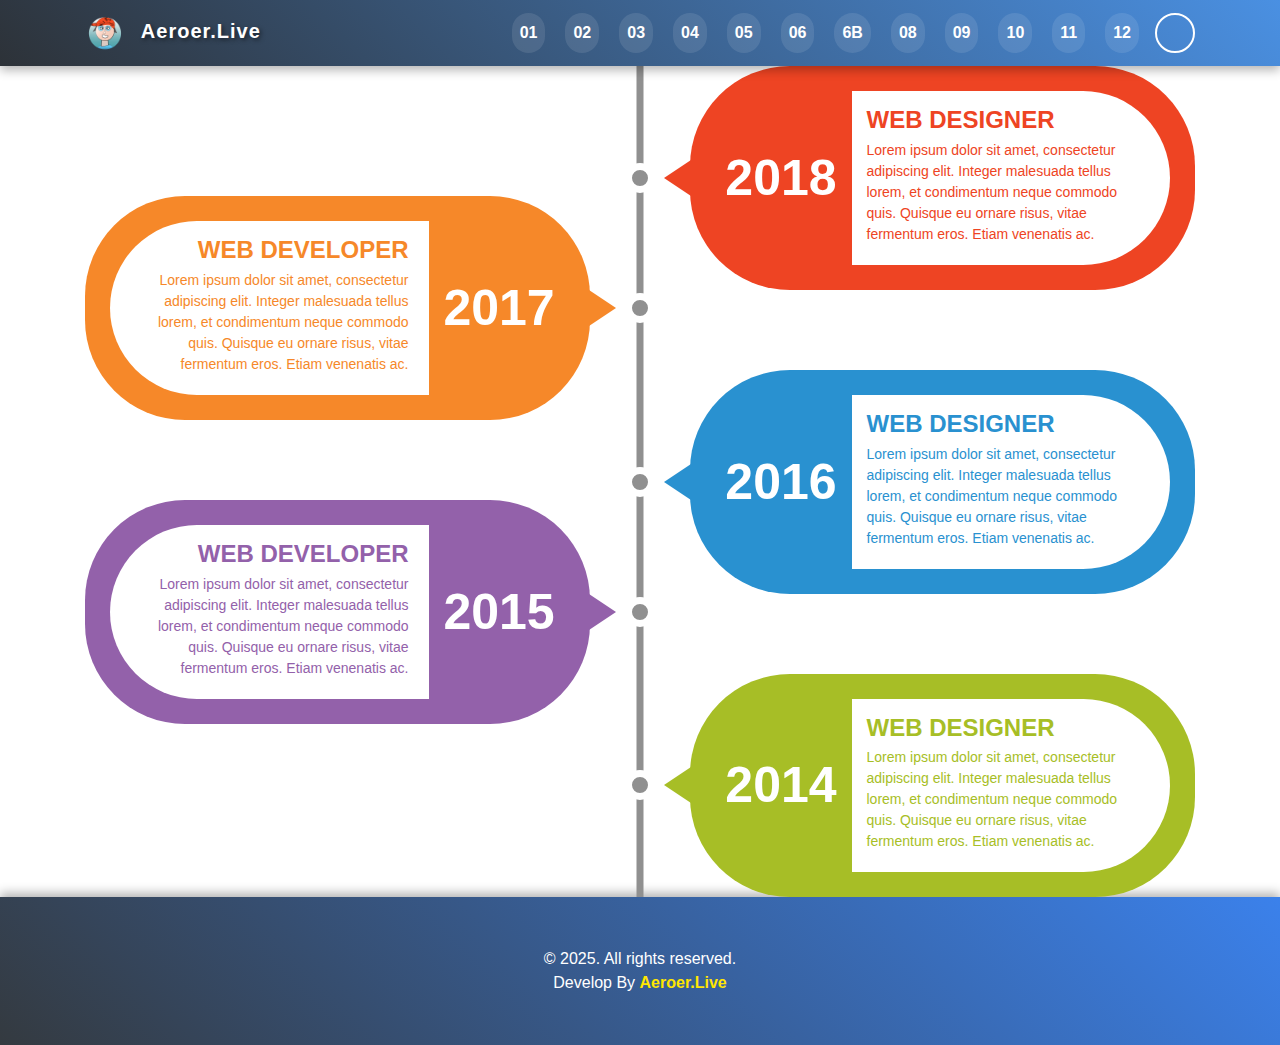
<file: Index11.html>
<!DOCTYPE html>
<html lang="en">
<head>
    <title>Aeroer Time-Line Code</title>
    <meta charset="utf-8">
    <meta name="viewport" content="width=device-width, initial-scale=1">
    <link rel="stylesheet" href="https://use.fontawesome.com/releases/v5.2.0/css/all.css" integrity="sha384-hWVjflwFxL6sNzntih27bfxkr27PmbbK/iSvJ+a4+0owXq79v+lsFkW54bOGbiDQ" crossorigin="anonymous">
    <link href="style.css" rel="stylesheet" />
    <link href="menu.css" rel="stylesheet" />
    <link href="//maxcdn.bootstrapcdn.com/bootstrap/4.1.1/css/bootstrap.min.css" rel="stylesheet" id="bootstrap-css">

    <link rel="icon" href="img/favicon.png" type="image/x-icon">

</head>

<body>
    <!-- Responsive Header -->
    <nav class="navbar navbar-expand-lg">
        <div class="container">
            <a class="navbar-brand" href="#">
                <img src="img/logo.png" alt="Logo" style="height: 40px; margin-right: 10px;"> Aeroer.Live
            </a>            
            <button class="navbar-toggler" type="button" data-toggle="collapse" data-target="#navbarNav" aria-controls="navbarNav" aria-expanded="false" aria-label="Toggle navigation">
                <span class="navbar-toggler-icon"><i class="fa fa-bars"></i></span>
            </button>
            <div class="collapse navbar-collapse" id="navbarNav">
                <ul class="navbar-nav ml-auto">
                    <li class="nav-item"><a class="nav-link" href="Index.html">01</a></li>
                    <li class="nav-item"><a class="nav-link" href="Index02.html">02</a></li>
                    <li class="nav-item"><a class="nav-link" href="Index03.html">03</a></li>
                    <li class="nav-item"><a class="nav-link" href="Index04.html">04</a></li>
                    <li class="nav-item"><a class="nav-link" href="Index05.html">05</a></li>
                    <li class="nav-item"><a class="nav-link" href="Index06.html">06</a></li>
                    <li class="nav-item"><a class="nav-link" href="Index6B.html">6B</a></li>
                    <li class="nav-item"><a class="nav-link" href="Index08.html">08</a></li>
                    <li class="nav-item"><a class="nav-link" href="Index09.html">09</a></li>
                    <li class="nav-item"><a class="nav-link" href="Index10.html">10</a></li>
                    <li class="nav-item"><a class="nav-link" href="Index11.html">11</a></li>
                    <li class="nav-item"><a class="nav-link" href="Index12.html">12</a></li>
                </ul>
                <div class="social-icons ml-3">
                    <a href="https://github.com/AeroerMak/Time-Line" target="_blank" class="github-icon">
                        <i class="fab fa-github"></i>
                    </a>
                </div>
            </div>
        </div>
    </nav>

    <div class="container">
        <div class="row">
            <div class="col-md-12">
                <div class="main-timeline11">
                    <div class="timeline">
                        <a href="#" class="timeline-content">
                            <span class="year">2018</span>
                            <div class="inner-content">
                                <h3 class="title">Web Designer</h3>
                                <p class="description">
                                    Lorem ipsum dolor sit amet, consectetur adipiscing elit. Integer malesuada tellus lorem, et condimentum neque commodo quis. Quisque eu ornare risus, vitae fermentum eros. Etiam venenatis ac.
                                </p>
                            </div>
                        </a>
                    </div>
                    <div class="timeline">
                        <a href="#" class="timeline-content">
                            <span class="year">2017</span>
                            <div class="inner-content">
                                <h3 class="title">Web Developer</h3>
                                <p class="description">
                                    Lorem ipsum dolor sit amet, consectetur adipiscing elit. Integer malesuada tellus lorem, et condimentum neque commodo quis. Quisque eu ornare risus, vitae fermentum eros. Etiam venenatis ac.
                                </p>
                            </div>
                        </a>
                    </div>
                    <div class="timeline">
                        <a href="#" class="timeline-content">
                            <span class="year">2016</span>
                            <div class="inner-content">
                                <h3 class="title">Web Designer</h3>
                                <p class="description">
                                    Lorem ipsum dolor sit amet, consectetur adipiscing elit. Integer malesuada tellus lorem, et condimentum neque commodo quis. Quisque eu ornare risus, vitae fermentum eros. Etiam venenatis ac.
                                </p>
                            </div>
                        </a>
                    </div>
                    <div class="timeline">
                        <a href="#" class="timeline-content">
                            <span class="year">2015</span>
                            <div class="inner-content">
                                <h3 class="title">Web Developer</h3>
                                <p class="description">
                                    Lorem ipsum dolor sit amet, consectetur adipiscing elit. Integer malesuada tellus lorem, et condimentum neque commodo quis. Quisque eu ornare risus, vitae fermentum eros. Etiam venenatis ac.
                                </p>
                            </div>
                        </a>
                    </div>
                    <div class="timeline">
                        <a href="#" class="timeline-content">
                            <span class="year">2014</span>
                            <div class="inner-content">
                                <h3 class="title">Web Designer</h3>
                                <p class="description">
                                    Lorem ipsum dolor sit amet, consectetur adipiscing elit. Integer malesuada tellus lorem, et condimentum neque commodo quis. Quisque eu ornare risus, vitae fermentum eros. Etiam venenatis ac.
                                </p>
                            </div>
                        </a>
                    </div>
                </div>
            </div>
        </div>
    </div>

    <!-- Modern Footer -->
    <footer class="footer">
        <div class="container">
            <p>&copy; 2025. All rights reserved. <br> Develop By <a href="https://aeroer.live" target="_blank" rel="noopener noreferrer">Aeroer.Live</a></p>
        </div>
    </footer>

    <!-- JavaScript Web-Link -->
    <script src="//maxcdn.bootstrapcdn.com/bootstrap/4.1.1/js/bootstrap.min.js"></script>
    <script src="//cdnjs.cloudflare.com/ajax/libs/jquery/3.2.1/jquery.min.js"></script>
    <script src="https://ajax.googleapis.com/ajax/libs/jquery/3.3.1/jquery.min.js"></script>
    <script src="https://maxcdn.bootstrapcdn.com/bootstrap/3.3.7/js/bootstrap.min.js"></script> 
</body>
</html>
</file>
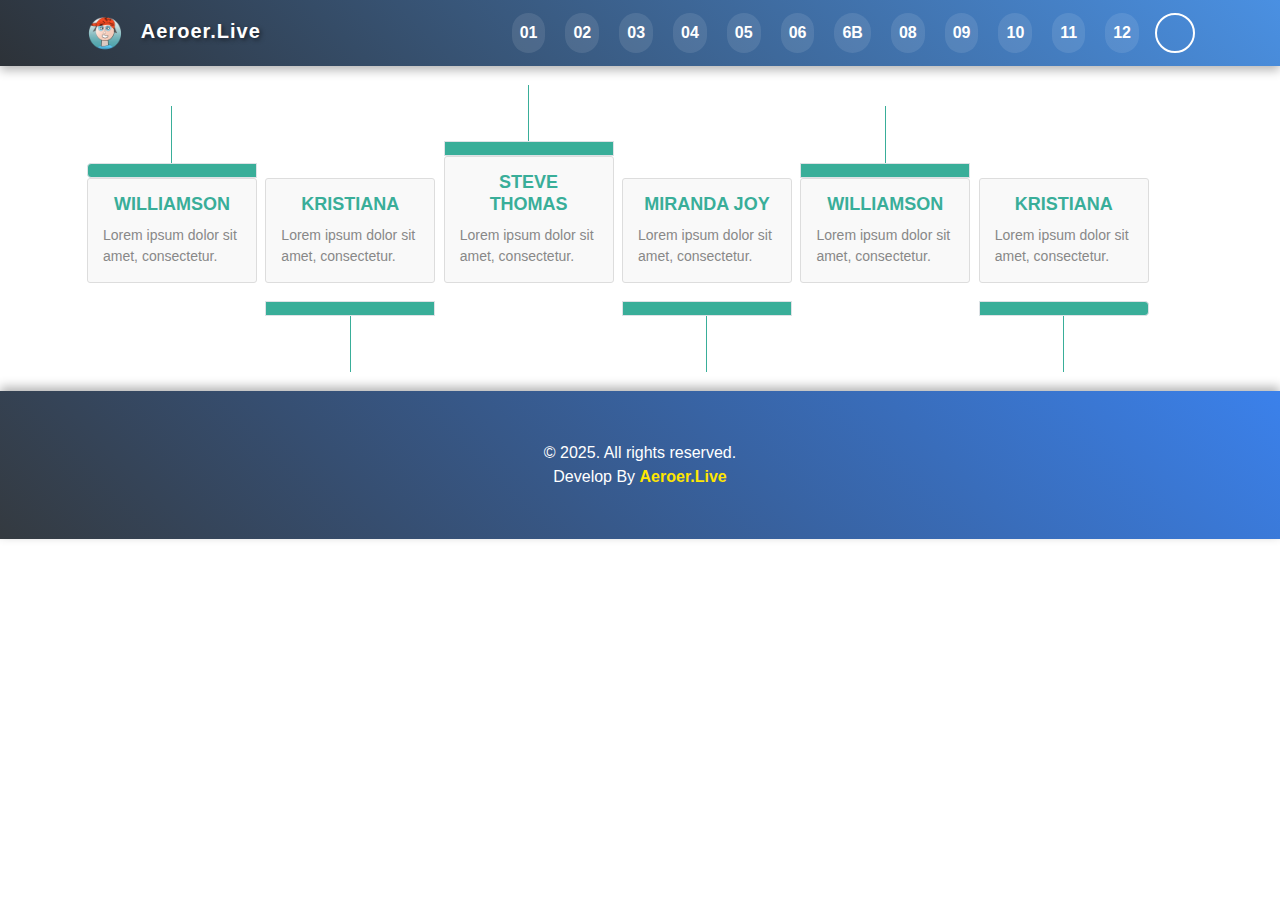
<file: Index12.html>
<!DOCTYPE html>
<html lang="en">
<head>
    <title>Aeroer Time-Line Code</title>
    <meta charset="utf-8">
    <meta name="viewport" content="width=device-width, initial-scale=1">
    <link rel="stylesheet" href="https://use.fontawesome.com/releases/v5.2.0/css/all.css" integrity="sha384-hWVjflwFxL6sNzntih27bfxkr27PmbbK/iSvJ+a4+0owXq79v+lsFkW54bOGbiDQ" crossorigin="anonymous">
    <link href="style.css" rel="stylesheet" />
    <link href="menu.css" rel="stylesheet" />
    <link href="//maxcdn.bootstrapcdn.com/bootstrap/4.1.1/css/bootstrap.min.css" rel="stylesheet" id="bootstrap-css">

    <link rel="icon" href="img/favicon.png" type="image/x-icon">

</head>

<body>
    <!-- Responsive Header -->
    <nav class="navbar navbar-expand-lg">
        <div class="container">
            <a class="navbar-brand" href="#">
                <img src="img/logo.png" alt="Logo" style="height: 40px; margin-right: 10px;"> Aeroer.Live
            </a>            
            <button class="navbar-toggler" type="button" data-toggle="collapse" data-target="#navbarNav" aria-controls="navbarNav" aria-expanded="false" aria-label="Toggle navigation">
                <span class="navbar-toggler-icon"><i class="fa fa-bars"></i></span>
            </button>
            <div class="collapse navbar-collapse" id="navbarNav">
                <ul class="navbar-nav ml-auto">
                    <li class="nav-item"><a class="nav-link" href="Index.html">01</a></li>
                    <li class="nav-item"><a class="nav-link" href="Index02.html">02</a></li>
                    <li class="nav-item"><a class="nav-link" href="Index03.html">03</a></li>
                    <li class="nav-item"><a class="nav-link" href="Index04.html">04</a></li>
                    <li class="nav-item"><a class="nav-link" href="Index05.html">05</a></li>
                    <li class="nav-item"><a class="nav-link" href="Index06.html">06</a></li>
                    <li class="nav-item"><a class="nav-link" href="Index6B.html">6B</a></li>
                    <li class="nav-item"><a class="nav-link" href="Index08.html">08</a></li>
                    <li class="nav-item"><a class="nav-link" href="Index09.html">09</a></li>
                    <li class="nav-item"><a class="nav-link" href="Index10.html">10</a></li>
                    <li class="nav-item"><a class="nav-link" href="Index11.html">11</a></li>
                    <li class="nav-item"><a class="nav-link" href="Index12.html">12</a></li>
                </ul>
                <div class="social-icons ml-3">
                    <a href="https://github.com/AeroerMak/Time-Line" target="_blank" class="github-icon">
                        <i class="fab fa-github"></i>
                    </a>
                </div>
            </div>
        </div>
    </nav>

    <div class="container">
        <div class="row">
            <div class="col-md-12">
                <div class="main-timeline12">
                    <div class="col-md-2 col-sm-4 timeline">
                        <span class="timeline-icon">
                            <i class="fa fa-key"></i>
                        </span>
                        <div class="border"></div>
                        <div class="timeline-content">
                            <h4 class="title">Williamson</h4>
                            <p class="description">Lorem ipsum dolor sit amet, consectetur.</p>
                        </div>
                    </div>
                    <div class="col-md-2 col-sm-4 timeline">
                        <div class="timeline-content">
                            <h4 class="title">Kristiana</h4>
                            <p class="description">Lorem ipsum dolor sit amet, consectetur.</p>
                        </div>
                        <div class="border"></div>
                            <span class="timeline-icon">
                                <i class="fa fa-key"></i>
                            </span>
                    </div>
                    <div class="col-md-2 col-sm-4 timeline">
                        <span class="timeline-icon">
                            <i class="fa fa-key"></i>
                        </span>
                        <div class="border"></div>
                        <div class="timeline-content">
                            <h4 class="title">Steve thomas</h4>
                            <p class="description">Lorem ipsum dolor sit amet, consectetur.</p>
                        </div>
                    </div>
                    <div class="col-md-2 col-sm-4 timeline">
                        <div class="timeline-content">
                            <h4 class="title">Miranda joy</h4>
                            <p class="description">Lorem ipsum dolor sit amet, consectetur.</p>
                        </div>
                        <div class="border"></div>
                        <span class="timeline-icon">
                            <i class="fa fa-key"></i>
                        </span>
                    </div>
                    <div class="col-md-2 col-sm-4 timeline">
                        <span class="timeline-icon">
                            <i class="fa fa-key"></i>
                        </span>
                        <div class="border"></div>
                        <div class="timeline-content">
                            <h4 class="title">Williamson</h4>
                            <p class="description">Lorem ipsum dolor sit amet, consectetur.</p>
                        </div>
                    </div>
                    <div class="col-md-2 col-sm-4 timeline">
                        <div class="timeline-content">
                            <h4 class="title">Kristiana</h4>
                            <p class="description">Lorem ipsum dolor sit amet, consectetur.</p>
                        </div>
                        <div class="border"></div>
                        <span class="timeline-icon">
                            <i class="fa fa-key"></i>
                        </span>
                    </div>
                </div>
            </div>
        </div>
    </div>

    <!-- Modern Footer -->
    <footer class="footer">
        <div class="container">
            <p>&copy; 2025. All rights reserved. <br> Develop By <a href="https://aeroer.live" target="_blank" rel="noopener noreferrer">Aeroer.Live</a></p>
        </div>
    </footer>

    <!-- JavaScript Web-Link -->
    <script src="//maxcdn.bootstrapcdn.com/bootstrap/4.1.1/js/bootstrap.min.js"></script>
    <script src="//cdnjs.cloudflare.com/ajax/libs/jquery/3.2.1/jquery.min.js"></script>
    <script src="https://ajax.googleapis.com/ajax/libs/jquery/3.3.1/jquery.min.js"></script>
    <script src="https://maxcdn.bootstrapcdn.com/bootstrap/3.3.7/js/bootstrap.min.js"></script> 
</body>
</html>
</file>
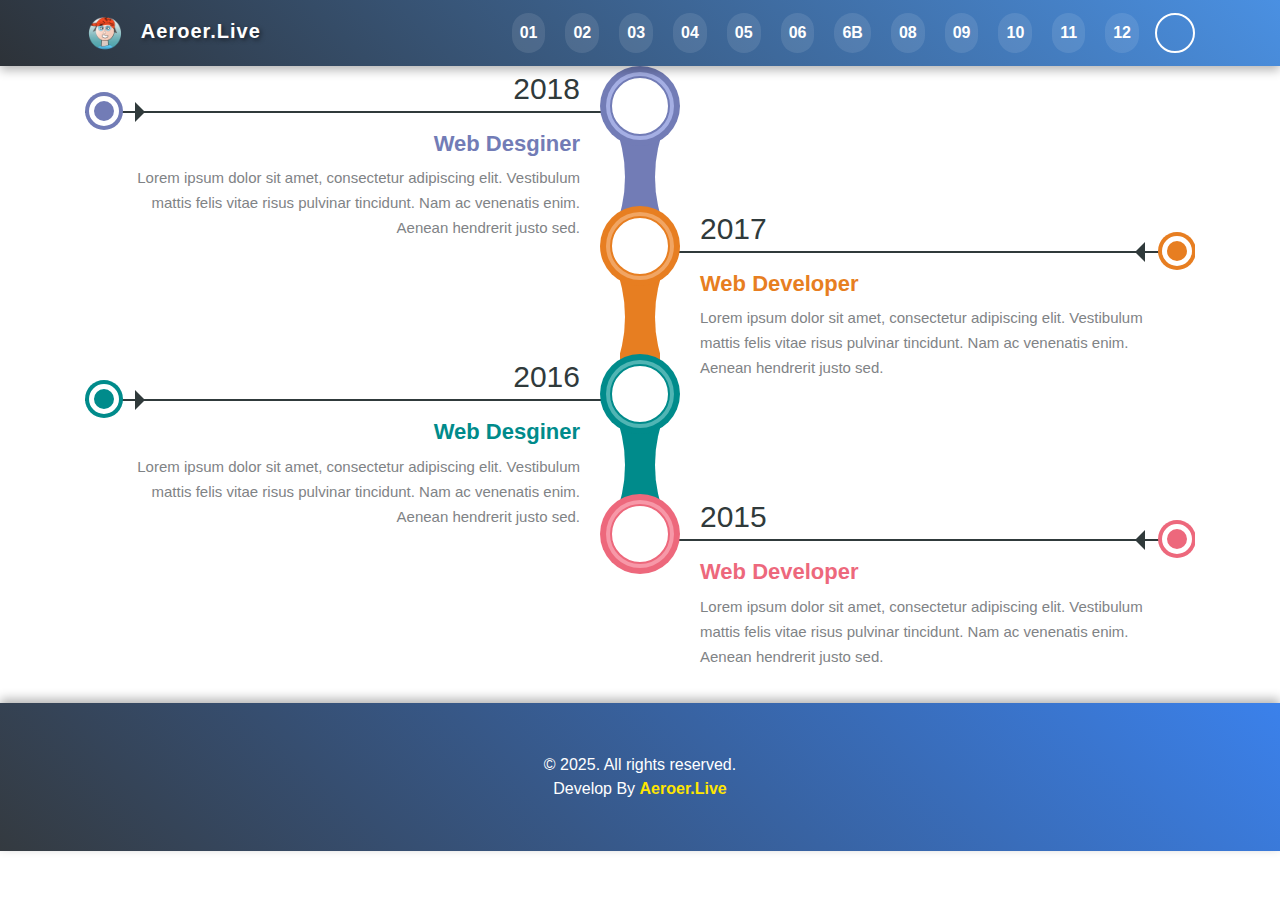
<file: Index6B.html>
<!DOCTYPE html>
<html lang="en">
<head>
    <title>Aeroer Time-Line Code</title>
    <meta charset="utf-8">
    <meta name="viewport" content="width=device-width, initial-scale=1">
    <link rel="stylesheet" href="https://use.fontawesome.com/releases/v5.2.0/css/all.css" integrity="sha384-hWVjflwFxL6sNzntih27bfxkr27PmbbK/iSvJ+a4+0owXq79v+lsFkW54bOGbiDQ" crossorigin="anonymous">
    <link href="style.css" rel="stylesheet" />
    <link href="menu.css" rel="stylesheet" />
    <link href="//maxcdn.bootstrapcdn.com/bootstrap/4.1.1/css/bootstrap.min.css" rel="stylesheet" id="bootstrap-css">

    <link rel="icon" href="img/favicon.png" type="image/x-icon">

</head>

<body>
    <!-- Responsive Header -->
    <nav class="navbar navbar-expand-lg">
        <div class="container">
            <a class="navbar-brand" href="#">
                <img src="img/logo.png" alt="Logo" style="height: 40px; margin-right: 10px;"> Aeroer.Live
            </a>            
            <button class="navbar-toggler" type="button" data-toggle="collapse" data-target="#navbarNav" aria-controls="navbarNav" aria-expanded="false" aria-label="Toggle navigation">
                <span class="navbar-toggler-icon"><i class="fa fa-bars"></i></span>
            </button>
            <div class="collapse navbar-collapse" id="navbarNav">
                <ul class="navbar-nav ml-auto">
                    <li class="nav-item"><a class="nav-link" href="Index.html">01</a></li>
                    <li class="nav-item"><a class="nav-link" href="Index02.html">02</a></li>
                    <li class="nav-item"><a class="nav-link" href="Index03.html">03</a></li>
                    <li class="nav-item"><a class="nav-link" href="Index04.html">04</a></li>
                    <li class="nav-item"><a class="nav-link" href="Index05.html">05</a></li>
                    <li class="nav-item"><a class="nav-link" href="Index06.html">06</a></li>
                    <li class="nav-item"><a class="nav-link" href="Index6B.html">6B</a></li>
                    <li class="nav-item"><a class="nav-link" href="Index08.html">08</a></li>
                    <li class="nav-item"><a class="nav-link" href="Index09.html">09</a></li>
                    <li class="nav-item"><a class="nav-link" href="Index10.html">10</a></li>
                    <li class="nav-item"><a class="nav-link" href="Index11.html">11</a></li>
                    <li class="nav-item"><a class="nav-link" href="Index12.html">12</a></li>
                </ul>
                <div class="social-icons ml-3">
                    <a href="https://github.com/AeroerMak/Time-Line" target="_blank" class="github-icon">
                        <i class="fab fa-github"></i>
                    </a>
                </div>
            </div>
        </div>
    </nav>

    <div class="container">
        <div class="row">
            <div class="col-md-12">
                <div class="main-timeline7">
                    <div class="timeline">
                        <div class="timeline-icon"><i class="fa fa-globe"></i></div>
                        <span class="year">2018</span>
                        <div class="timeline-content">
                            <h5 class="title">Web Desginer</h5>
                            <p class="description">
                                Lorem ipsum dolor sit amet, consectetur adipiscing elit. Vestibulum mattis felis vitae risus pulvinar tincidunt. Nam ac venenatis enim. Aenean hendrerit justo sed.
                            </p>
                        </div>
                    </div>
                    <div class="timeline">
                        <div class="timeline-icon"><i class="fa fa-rocket"></i></div>
                        <span class="year">2017</span>
                        <div class="timeline-content">
                            <h5 class="title">Web Developer</h5>
                            <p class="description">
                                Lorem ipsum dolor sit amet, consectetur adipiscing elit. Vestibulum mattis felis vitae risus pulvinar tincidunt. Nam ac venenatis enim. Aenean hendrerit justo sed.
                            </p>
                        </div>
                    </div>
                    <div class="timeline">
                        <div class="timeline-icon"><i class="fa fa-briefcase"></i></div>
                        <span class="year">2016</span>
                        <div class="timeline-content">
                            <h5 class="title">Web Desginer</h5>
                            <p class="description">
                                Lorem ipsum dolor sit amet, consectetur adipiscing elit. Vestibulum mattis felis vitae risus pulvinar tincidunt. Nam ac venenatis enim. Aenean hendrerit justo sed.
                            </p>
                        </div>
                    </div>
                    <div class="timeline">
                        <div class="timeline-icon"><i class="fa fa-mobile"></i></div>
                        <span class="year">2015</span>
                        <div class="timeline-content">
                            <h5 class="title">Web Developer</h5>
                            <p class="description">
                                Lorem ipsum dolor sit amet, consectetur adipiscing elit. Vestibulum mattis felis vitae risus pulvinar tincidunt. Nam ac venenatis enim. Aenean hendrerit justo sed.
                            </p>
                        </div>
                    </div>
                </div>
            </div>
        </div>
    </div>

    <!-- Modern Footer -->
    <footer class="footer">
        <div class="container">
            <p>&copy; 2025. All rights reserved. <br> Develop By <a href="https://aeroer.live" target="_blank" rel="noopener noreferrer">Aeroer.Live</a></p>
        </div>
    </footer>

    <!-- JavaScript Web-Link -->
    <script src="//maxcdn.bootstrapcdn.com/bootstrap/4.1.1/js/bootstrap.min.js"></script>
    <script src="//cdnjs.cloudflare.com/ajax/libs/jquery/3.2.1/jquery.min.js"></script>
    <script src="https://ajax.googleapis.com/ajax/libs/jquery/3.3.1/jquery.min.js"></script>
    <script src="https://maxcdn.bootstrapcdn.com/bootstrap/3.3.7/js/bootstrap.min.js"></script> 
</body>
</html>
</file>
<file: style.css>
a{text-decoration:none}
h4{text-align:center;margin:30px 0;color:#444}
.main-timeline{position:relative}
.main-timeline:before{content:"";width:5px;height:100%;border-radius:20px;margin:0 auto;background:#242922;position:absolute;top:0;left:0;right:0}
.main-timeline .timeline{display:inline-block;margin-bottom:50px;position:relative}
.main-timeline .timeline:before{content:"";width:20px;height:20px;border-radius:50%;border:4px solid #fff;background:#ec496e;position:absolute;top:50%;left:50%;z-index:1;transform:translate(-50%,-50%)}
.main-timeline .timeline-icon{display:inline-block;width:130px;height:130px;border-radius:50%;border:3px solid #ec496e;padding:13px;text-align:center;position:absolute;top:50%;left:30%;transform:translateY(-50%)}
.main-timeline .timeline-icon i{display:block;border-radius:50%;background:#ec496e;font-size:64px;color:#fff;line-height:100px;z-index:1;position:relative}
.main-timeline .timeline-icon:after,.main-timeline .timeline-icon:before{content:"";width:100px;height:4px;background:#ec496e;position:absolute;top:50%;right:-100px;transform:translateY(-50%)}
.main-timeline .timeline-icon:after{width:70px;height:50px;background:#fff;top:89px;right:-30px}
.main-timeline .timeline-content{width:50%;padding:0 50px;margin:52px 0 0;float:right;position:relative}
.main-timeline .timeline-content:before{content:"";width:70%;height:100%;border:3px solid #ec496e;border-top:none;border-right:none;position:absolute;bottom:-13px;left:35px}
.main-timeline .timeline-content:after{content:"";width:37px;height:3px;background:#ec496e;position:absolute;top:13px;left:0}
.main-timeline .title{font-size:20px;font-weight:600;color:#ec496e;text-transform:uppercase;margin:0 0 5px}
.main-timeline .description{display:inline-block;font-size:16px;color:#404040;line-height:20px;letter-spacing:1px;margin:0}
.main-timeline .timeline:nth-child(even) .timeline-icon{left:auto;right:30%}
.main-timeline .timeline:nth-child(even) .timeline-icon:before{right:auto;left:-100px}
.main-timeline .timeline:nth-child(even) .timeline-icon:after{right:auto;left:-30px}
.main-timeline .timeline:nth-child(even) .timeline-content{float:left}
.main-timeline .timeline:nth-child(even) .timeline-content:before{left:auto;right:35px;transform:rotateY(180deg)}
.main-timeline .timeline:nth-child(even) .timeline-content:after{left:auto;right:0}
.main-timeline .timeline:nth-child(2n) .timeline-content:after,.main-timeline .timeline:nth-child(2n) .timeline-icon i,.main-timeline .timeline:nth-child(2n) .timeline-icon:before,.main-timeline .timeline:nth-child(2n):before{background:#f9850f}
.main-timeline .timeline:nth-child(2n) .timeline-icon{border-color:#f9850f}
.main-timeline .timeline:nth-child(2n) .title{color:#f9850f}
.main-timeline .timeline:nth-child(2n) .timeline-content:before{border-left-color:#f9850f;border-bottom-color:#f9850f}
.main-timeline .timeline:nth-child(3n) .timeline-content:after,.main-timeline .timeline:nth-child(3n) .timeline-icon i,.main-timeline .timeline:nth-child(3n) .timeline-icon:before,.main-timeline .timeline:nth-child(3n):before{background:#8fb800}
.main-timeline .timeline:nth-child(3n) .timeline-icon{border-color:#8fb800}
.main-timeline .timeline:nth-child(3n) .title{color:#8fb800}
.main-timeline .timeline:nth-child(3n) .timeline-content:before{border-left-color:#8fb800;border-bottom-color:#8fb800}
.main-timeline .timeline:nth-child(4n) .timeline-content:after,.main-timeline .timeline:nth-child(4n) .timeline-icon i,.main-timeline .timeline:nth-child(4n) .timeline-icon:before,.main-timeline .timeline:nth-child(4n):before{background:#2fcea5}
.main-timeline .timeline:nth-child(4n) .timeline-icon{border-color:#2fcea5}
.main-timeline .timeline:nth-child(4n) .title{color:#2fcea5}
.main-timeline .timeline:nth-child(4n) .timeline-content:before{border-left-color:#2fcea5;border-bottom-color:#2fcea5}
@media only screen and (max-width:1200px){.main-timeline .timeline-icon:before{width:50px;right:-50px}
.main-timeline .timeline:nth-child(even) .timeline-icon:before{right:auto;left:-50px}
.main-timeline .timeline-content{margin-top:75px}
}
@media only screen and (max-width:990px){.main-timeline .timeline{margin:0 0 10px}
.main-timeline .timeline-icon{left:25%}
.main-timeline .timeline:nth-child(even) .timeline-icon{right:25%}
.main-timeline .timeline-content{margin-top:115px}
}
@media only screen and (max-width:767px){.main-timeline{padding-top:50px}
.main-timeline:before{left:80px;right:0;margin:0}
.main-timeline .timeline{margin-bottom:70px}
.main-timeline .timeline:before{top:0;left:83px;right:0;margin:0}
.main-timeline .timeline-icon{width:60px;height:60px;line-height:40px;padding:5px;top:0;left:0}
.main-timeline .timeline:nth-child(even) .timeline-icon{left:0;right:auto}
.main-timeline .timeline-icon:before,.main-timeline .timeline:nth-child(even) .timeline-icon:before{width:25px;left:auto;right:-25px}
.main-timeline .timeline-icon:after,.main-timeline .timeline:nth-child(even) .timeline-icon:after{width:25px;height:30px;top:44px;left:auto;right:-5px}
.main-timeline .timeline-icon i{font-size:30px;line-height:45px}
.main-timeline .timeline-content,.main-timeline .timeline:nth-child(even) .timeline-content{width:100%;margin-top:-15px;padding-left:130px;padding-right:5px}
.main-timeline .timeline:nth-child(even) .timeline-content{float:right}
.main-timeline .timeline-content:before,.main-timeline .timeline:nth-child(even) .timeline-content:before{width:50%;left:120px}
.main-timeline .timeline:nth-child(even) .timeline-content:before{right:auto;transform:rotateY(0)}
.main-timeline .timeline-content:after,.main-timeline .timeline:nth-child(even) .timeline-content:after{left:85px}
}
@media only screen and (max-width:479px){.main-timeline .timeline-content,.main-timeline .timeline:nth-child(2n) .timeline-content{padding-left:110px}
.main-timeline .timeline-content:before,.main-timeline .timeline:nth-child(2n) .timeline-content:before{left:99px}
.main-timeline .timeline-content:after,.main-timeline .timeline:nth-child(2n) .timeline-content:after{left:65px}
}

/******************* Timeline Demo - 2 *****************/
.main-timeline2{padding-top:50px;overflow:hidden;position:relative}
.main-timeline2:before{content:"";width:7px;height:100%;background:#084772;margin:0 auto;position:absolute;top:80px;left:0;right:0}
.main-timeline2 .timeline{width:50%;float:left;padding:20px 60px;border-top:7px solid #084772;border-right:7px solid #084772;border-radius:0 30px 0 0;position:relative;right:-3.5px}
.main-timeline2 .icon{display:block;width:50px;height:50px;line-height:50px;border-radius:50%;background:#e84c47;border:1px solid #fff;text-align:center;font-size:25px;color:#fff;box-shadow:0 0 0 2px #e84c47;position:absolute;top:-30px;left:0}
.main-timeline2 .timeline-content{display:block;padding:30px 10px 10px;border-radius:20px;background:#e84c47;color:#fff;position:relative}
.main-timeline2 .timeline-content:hover{text-decoration:none;color:#fff}
.main-timeline2 .timeline-content:after,.main-timeline2 .timeline-content:before{content:"";display:block;width:10px;height:50px;border-radius:10px;background:#e84c47;border:1px solid #fff;position:absolute;top:-35px;left:50px}
.main-timeline2 .timeline-content:after{left:auto;right:50px}
.main-timeline2 .title{font-size:24px;margin:0}
.main-timeline2 .description{font-size:15px;letter-spacing:1px;margin:0 0 5px}
.main-timeline2 .timeline:nth-child(2n){border-right:none;border-left:7px solid #084772;border-radius:30px 0 0;right:auto;left:-3.5px}
.main-timeline2 .timeline:nth-child(2n) .icon{left:auto;right:0;box-shadow:0 0 0 2px #4bd9bf}
.main-timeline2 .timeline:nth-child(2){margin-top:130px}
.main-timeline2 .timeline:nth-child(odd){margin:-130px 0 30px}
.main-timeline2 .timeline:nth-child(even){margin-bottom:80px}
.main-timeline2 .timeline:first-child,.main-timeline2 .timeline:last-child:nth-child(even){margin:0 0 30px}
.main-timeline2 .timeline:nth-child(2n) .icon,.main-timeline2 .timeline:nth-child(2n) .timeline-content,.main-timeline2 .timeline:nth-child(2n) .timeline-content:after,.main-timeline2 .timeline:nth-child(2n) .timeline-content:before{background:#4bd9bf}
.main-timeline2 .timeline:nth-child(3n) .icon,.main-timeline2 .timeline:nth-child(3n) .timeline-content,.main-timeline2 .timeline:nth-child(3n) .timeline-content:after,.main-timeline2 .timeline:nth-child(3n) .timeline-content:before{background:#ff9e09}
.main-timeline2 .timeline:nth-child(3n) .icon{box-shadow:0 0 0 2px #ff9e09}
.main-timeline2 .timeline:nth-child(4n) .icon,.main-timeline2 .timeline:nth-child(4n) .timeline-content,.main-timeline2 .timeline:nth-child(4n) .timeline-content:after,.main-timeline2 .timeline:nth-child(4n) .timeline-content:before{background:#3ebae7}
.main-timeline2 .timeline:nth-child(4n) .icon{box-shadow:0 0 0 2px #3ebae7}
@media only screen and (max-width:767px){.main-timeline2:before{left:0;right:auto}
.main-timeline2 .timeline,.main-timeline2 .timeline:nth-child(even),.main-timeline2 .timeline:nth-child(odd){width:100%;float:none;padding:20px 30px;margin:0 0 30px;border-right:none;border-left:7px solid #084772;border-radius:30px 0 0;right:auto;left:0}
.main-timeline2 .icon{left:auto;right:0}
}
@media only screen and (max-width:480px){.main-timeline2 .title{font-size:18px}
}

/******************* Timeline Demo - 3 *****************/
.main-timeline3{overflow:hidden;position:relative}
.main-timeline3:before{content:"";width:10px;height:100%;border:3px solid #959595;position:absolute;top:40px;left:50%;transform:translateX(-50%)}
.main-timeline3 .timeline{width:50%;padding:10px 60px 10px 100px;float:right;position:relative}
.main-timeline3 .timeline:before{content:"";width:40px;height:40px;border-radius:50%;background:#c47c48;border:5px solid #fff;box-shadow:0 0 1px 5px #c47c48;position:absolute;top:42px;left:-20px}
.main-timeline3 .timeline-content{display:block;background:#e9e9e7;padding:70px 30px 20px;box-shadow:0 0 10px rgba(0,0,0,.2) inset;position:relative}
.main-timeline3 .timeline-content:hover{text-decoration:none}
.main-timeline3 .year{display:block;width:80%;height:50px;background:#c47c48;padding:0 0 0 50px;font-size:30px;font-weight:800;color:#fff;line-height:50px;box-shadow:0 0 20px rgba(0,0,0,.4) inset;border-radius:10px 10px 10px 0;position:absolute;top:20px;left:-20px}
.main-timeline3 .year:before{content:"";border-top:40px solid #c47c48;border-left:20px solid transparent;border-bottom:20px solid transparent;position:absolute;bottom:-60px;left:0}
.main-timeline3 .title{font-size:18px;font-weight:600;text-transform:uppercase;color:#4a4a4a}
.main-timeline3 .description{font-size:14px;color:#6f6f6f;margin:0 0 5px}
.main-timeline3 .timeline:nth-child(2n){padding:10px 100px 10px 60px;text-align:right}
.main-timeline3 .timeline:nth-child(2n):before{left:auto;right:-20px;background:#bf3fc8;box-shadow:0 0 1px 5px #bf3fc8}
.main-timeline3 .timeline:nth-child(2n) .year{padding-right:50px;border-radius:10px 10px 0;left:auto;right:-20px;background:#bf3fc8}
.main-timeline3 .timeline:nth-child(2n) .year:before{border-left:none;border-right:20px solid transparent;left:auto;right:0;border-top-color:#bf3fc8}
.main-timeline3 .timeline:nth-child(2){margin-top:140px}
.main-timeline3 .timeline:nth-child(odd){margin:-140px 0 0}
.main-timeline3 .timeline:nth-child(even){margin-bottom:60px}
.main-timeline3 .timeline:first-child,.main-timeline3 .timeline:last-child:nth-child(even){margin:0}
.main-timeline3 .timeline:nth-child(3n):before{background:#ce3c41;box-shadow:0 0 1px 5px #ce3c41}
.main-timeline3 .timeline:nth-child(3n) .year{background:#ce3c41}
.main-timeline3 .timeline:nth-child(3n) .year:before{border-top-color:#ce3c41}
.main-timeline3 .timeline:nth-child(4n):before{background:#8cc43d;box-shadow:0 0 1px 5px #8cc43d}
.main-timeline3 .timeline:nth-child(4n) .year{background:#8cc43d}
.main-timeline3 .timeline:nth-child(4n) .year:before{border-top-color:#8cc43d}
@media only screen and (max-width:990px){.main-timeline3:before{top:8%}
.main-timeline3 .timeline{padding:10px 10px 10px 100px}
.main-timeline3 .timeline:nth-child(2n){padding:10px 100px 10px 10px}
}
@media only screen and (max-width:767px){.main-timeline3:before{width:8px;top:0;left:12px;transform:translateX(0)}
.main-timeline3 .timeline,.main-timeline3 .timeline:nth-child(even),.main-timeline3 .timeline:nth-child(odd){width:100%;float:none;text-align:left;padding:0 0 0 60px;margin:0 0 30px}
.main-timeline3 .timeline:before,.main-timeline3 .timeline:nth-child(2n):before{width:20px;height:20px;border:3px solid #fff;top:38px;left:6px}
.main-timeline3 .timeline:nth-child(2n) .year{right:auto;left:-20px;border-radius:10px 10px 10px 0}
.main-timeline3 .timeline:nth-child(2n) .year:before{border-left:20px solid transparent;border-bottom:20px solid transparent;border-right:none;right:auto;left:0}
}

/******************* Timeline Demo - 4 *****************/
.main-timeline4{overflow:hidden;position:relative}
.main-timeline4:before{content:"";width:5px;height:70%;background:#333;position:absolute;top:70px;left:50%;transform:translateX(-50%)}
.main-timeline4 .timeline-content:before,.main-timeline4 .timeline:before{top:50%;transform:translateY(-50%);content:""}
.main-timeline4 .timeline{width:50%;padding-left:100px;float:right;position:relative}
.main-timeline4 .timeline:before{width:20px;height:20px;border-radius:50%;background:#fff;border:5px solid #333;position:absolute;left:-10px}
.main-timeline4 .timeline-content{display:block;padding-left:150px;position:relative}
.main-timeline4 .timeline-content:before{width:90px;height:10px;border-top:7px dotted #333;position:absolute;left:-92px}
.main-timeline4 .year{display:inline-block;width:120px;height:120px;line-height:100px;border-radius:50%;border:10px solid #f54957;font-size:30px;color:#f54957;text-align:center;box-shadow:inset 0 0 10px rgba(0,0,0,.4);position:absolute;top:0;left:0}
.main-timeline4 .year:before{content:"";border-left:20px solid #f54957;border-top:10px solid transparent;border-bottom:10px solid transparent;position:absolute;bottom:-13px;right:0;transform:rotate(45deg)}
.main-timeline4 .inner-content{padding:20px 0}
.main-timeline4 .title{font-size:24px;font-weight:600;color:#f54957;text-transform:uppercase;margin:0 0 5px}
.main-timeline4 .description{font-size:14px;color:#6f6f6f;margin:0 0 5px}
.main-timeline4 .timeline:nth-child(2n){padding:0 100px 0 0}
.main-timeline4 .timeline:nth-child(2n) .timeline-content:before,.main-timeline4 .timeline:nth-child(2n) .year,.main-timeline4 .timeline:nth-child(2n):before{left:auto;right:-10px}
.main-timeline4 .timeline:nth-child(2n) .timeline-content{padding:0 150px 0 0}
.main-timeline4 .timeline:nth-child(2n) .timeline-content:before{right:-92px}
.main-timeline4 .timeline:nth-child(2n) .year{right:0}
.main-timeline4 .timeline:nth-child(2n) .year:before{right:auto;left:0;border-left:none;border-right:20px solid #f54957;transform:rotate(-45deg)}
.main-timeline4 .timeline:nth-child(2){margin-top:110px}
.main-timeline4 .timeline:nth-child(odd){margin:-110px 0 0}
.main-timeline4 .timeline:nth-child(even){margin-bottom:80px}
.main-timeline4 .timeline:first-child,.main-timeline4 .timeline:last-child:nth-child(even){margin:0}
.main-timeline4 .timeline:nth-child(2n) .year{border-color:#1ebad0;color:#1ebad0}
.main-timeline4 .timeline:nth-child(2) .year:before{border-right-color:#1ebad0}
.main-timeline4 .timeline:nth-child(2n) .title{color:#1ebad0}
.main-timeline4 .timeline:nth-child(3n) .year{border-color:#7cba01;color:#7cba01}
.main-timeline4 .timeline:nth-child(3) .year:before{border-left-color:#7cba01}
.main-timeline4 .timeline:nth-child(3n) .title{color:#7cba01}
.main-timeline4 .timeline:nth-child(4n) .year{border-color:#f8781f;color:#f8781f}
.main-timeline4 .timeline:nth-child(4) .year:before{border-right-color:#f8781f}
.main-timeline4 .timeline:nth-child(4n) .title{color:#f8781f}
@media only screen and (max-width:1200px){.main-timeline4 .year{top:50%;transform:translateY(-50%)}
}
@media only screen and (max-width:990px){.main-timeline4 .timeline{padding-left:75px}
.main-timeline4 .timeline:nth-child(2n){padding:0 75px 0 0}
.main-timeline4 .timeline-content{padding-left:130px}
.main-timeline4 .timeline:nth-child(2n) .timeline-content{padding:0 130px 0 0}
.main-timeline4 .timeline-content:before{width:68px;left:-68px}
.main-timeline4 .timeline:nth-child(2n) .timeline-content:before{right:-68px}
}
@media only screen and (max-width:767px){.main-timeline4{overflow:visible}
.main-timeline4:before{height:100%;top:0;left:0;transform:translateX(0)}
.main-timeline4 .timeline:before,.main-timeline4 .timeline:nth-child(2n):before{top:60px;left:-9px;transform:translateX(0)}
.main-timeline4 .timeline,.main-timeline4 .timeline:nth-child(even),.main-timeline4 .timeline:nth-child(odd){width:100%;float:none;text-align:center;padding:0;margin:0 0 10px}
.main-timeline4 .timeline-content,.main-timeline4 .timeline:nth-child(2n) .timeline-content{padding:0}
.main-timeline4 .timeline-content:before,.main-timeline4 .timeline:nth-child(2n) .timeline-content:before{display:none}
.main-timeline4 .timeline:nth-child(2n) .year,.main-timeline4 .year{position:relative;transform:translateY(0)}
.main-timeline4 .timeline:nth-child(2n) .year:before,.main-timeline4 .year:before{border:none;border-right:20px solid #f54957;border-top:10px solid transparent;border-bottom:10px solid transparent;top:50%;left:-23px;bottom:auto;right:auto;transform:rotate(0)}
.main-timeline4 .timeline:nth-child(2n) .year:before{border-right-color:#1ebad0}
.main-timeline4 .timeline:nth-child(3n) .year:before{border-right-color:#7cba01}
.main-timeline4 .timeline:nth-child(4n) .year:before{border-right-color:#f8781f}
.main-timeline4 .inner-content{padding:10px}
}

/******************* Timeline Demo - 5 *****************/
.main-timeline5{overflow:hidden;position:relative}
.main-timeline5 .timeline{position:relative;margin-top:-79px}
.main-timeline5 .timeline:first-child{margin-top:0}
.main-timeline5 .timeline-icon,.main-timeline5 .year{margin:auto;position:absolute;top:0;left:0;bottom:0;right:0}
.main-timeline5 .timeline:after,.main-timeline5 .timeline:before{content:"";display:block;width:100%;clear:both}
.main-timeline5 .timeline:before{content:"";width:100%;height:100%;box-shadow:-8px 0 5px -5px rgba(0,0,0,.5) inset;position:absolute;top:0;right:0;z-index:2}
.main-timeline5 .timeline-icon{width:210px;height:210px;border-radius:50%;border:25px solid transparent;border-top-color:#f44556;border-right-color:#f44556;z-index:1;transform:rotate(45deg)}
.main-timeline5 .year{display:block;width:110px;height:110px;line-height:110px;border-radius:50%;background:#fff;box-shadow:0 0 20px rgba(0,0,0,.4);font-size:30px;font-weight:700;color:#f44556;text-align:center;transform:rotate(-45deg)}
.main-timeline5 .timeline-content{width:35%;float:right;background:#f44556;padding:30px 20px;margin:50px 0;z-index:1;position:relative}
.main-timeline5 .timeline-content:before{content:"";width:20%;height:15px;background:#f44556;position:absolute;top:50%;left:-20%;z-index:-1;transform:translateY(-50%)}
.main-timeline5 .title{font-size:20px;font-weight:700;color:#fff;margin:0 0 10px}
.main-timeline5 .description{font-size:16px;color:#fff;line-height:24px;margin:0}
.main-timeline5 .timeline:nth-child(2n):before{box-shadow:8px 0 5px -5px rgba(0,0,0,.5) inset}
.main-timeline5 .timeline:nth-child(2n) .timeline-icon{transform:rotate(-135deg);border-top-color:#e97e2e;border-right-color:#e97e2e}
.main-timeline5 .timeline:nth-child(2n) .year{transform:rotate(135deg);color:#e97e2e}
.main-timeline5 .timeline:nth-child(2n) .timeline-content{float:left}
.main-timeline5 .timeline:nth-child(2n) .timeline-content:before{left:auto;right:-20%}
.main-timeline5 .timeline:nth-child(2n) .timeline-content,.main-timeline5 .timeline:nth-child(2n) .timeline-content:before{background:#e97e2e}
.main-timeline5 .timeline:nth-child(3n) .timeline-icon{border-top-color:#13afae;border-right-color:#13afae}
.main-timeline5 .timeline:nth-child(3n) .year{color:#13afae}
.main-timeline5 .timeline:nth-child(3n) .timeline-content,.main-timeline5 .timeline:nth-child(3n) .timeline-content:before{background:#13afae}
.main-timeline5 .timeline:nth-child(4n) .timeline-icon{border-top-color:#105572;border-right-color:#105572}
.main-timeline5 .timeline:nth-child(4n) .year{color:#105572}
.main-timeline5 .timeline:nth-child(4n) .timeline-content,.main-timeline5 .timeline:nth-child(4n) .timeline-content:before{background:#105572}
@media only screen and (max-width:1199px){.main-timeline5 .timeline{margin-top:-103px}
.main-timeline5 .timeline-content:before{left:-18%}
.main-timeline5 .timeline:nth-child(2n) .timeline-content:before{right:-18%}
}
@media only screen and (max-width:990px){.main-timeline5 .timeline{margin-top:-127px}
.main-timeline5 .timeline-content:before{left:-2%}
.main-timeline5 .timeline:nth-child(2n) .timeline-content:before{right:-2%}
}
@media only screen and (max-width:767px){.main-timeline5 .timeline{margin-top:0;overflow:hidden}
.main-timeline5 .timeline:before,.main-timeline5 .timeline:nth-child(2n):before{box-shadow:none}
.main-timeline5 .timeline-icon,.main-timeline5 .timeline:nth-child(2n) .timeline-icon{margin-top:-30px;margin-bottom:20px;position:relative;transform:rotate(135deg)}
.main-timeline5 .timeline:nth-child(2n) .year,.main-timeline5 .year{transform:rotate(-135deg)}
.main-timeline5 .timeline-content,.main-timeline5 .timeline:nth-child(2n) .timeline-content{width:100%;float:none;border-radius:0 0 20px 20px;text-align:center;padding:25px 20px;margin:0 auto}
.main-timeline5 .timeline-content:before,.main-timeline5 .timeline:nth-child(2n) .timeline-content:before{width:15px;height:25px;position:absolute;top:-22px;left:50%;z-index:-1;transform:translate(-50%,0)}
}

/******************* Timeline Demo - 6 *****************/
.demo{background:#f2f2f2}
.main-timeline6{overflow:hidden;position:relative}
.main-timeline6 .timeline{width:50%;float:right;position:relative;z-index:1}
.main-timeline6 .timeline:after,.main-timeline6 .timeline:before{position:absolute;top:50%;content:"";display:block;clear:both}
.main-timeline6 .timeline:before{width:40%;height:6px;background:#9f005d;left:0;z-index:-1;transform:translateY(-50%)}
.main-timeline6 .timeline:after{width:6px;height:70%;background:#9f005d;left:-3px}
.main-timeline6 .timeline-content{width:65%;float:right;padding:0 0 30px 30px;margin-right:15px;background:#fff;border-radius:10px;box-shadow:3px 3px 5px 6px #ccc}
.main-timeline6 .timeline-content:after,.main-timeline6 .timeline-content:before{content:"";width:26px;height:26px;border-radius:50%;background:#9f005d;position:absolute;top:50%;left:-13px;z-index:1;transform:translateY(-50%)}
.main-timeline6 .timeline-content:after{left:30%;transform:translate(-50%,-50%)}
.main-timeline6 .year{display:block;font-size:28px;font-weight:700;color:#9f005d;text-align:center;padding-left:50px}
.main-timeline6 .content-inner{padding:35px 15px 35px 110px;margin-right:-15px;background:#9f005d;border-radius:150px 0 0 150px;position:relative}
.main-timeline6 .content-inner:after,.main-timeline6 .content-inner:before{content:"";border-left:15px solid #640026;border-top:10px solid transparent;position:absolute;top:-10px;right:0}
.main-timeline6 .content-inner:after{border-top:none;border-bottom:10px solid transparent;top:auto;bottom:-10px}
.main-timeline6 .icon{width:110px;height:100%;text-align:center;position:absolute;top:0;left:0}
.main-timeline6 .icon i{font-size:60px;font-weight:700;color:#fff;position:absolute;top:50%;left:50%;transform:translate(-50%,-50%)}
.main-timeline6 .title{font-size:22px;font-weight:700;color:#fff;margin:0 0 5px}
.main-timeline6 .description{font-size:14px;color:#fff;margin:0}
.main-timeline6 .timeline:nth-child(2n) .icon,.main-timeline6 .timeline:nth-child(2n):after,.main-timeline6 .timeline:nth-child(2n):before{left:auto;right:0}
.main-timeline6 .timeline:nth-child(2n):after{right:-3px}
.main-timeline6 .timeline:nth-child(2n) .timeline-content{float:left;padding:0 30px 30px 0;margin:0 0 0 15px}
.main-timeline6 .timeline:nth-child(2n) .timeline-content:after,.main-timeline6 .timeline:nth-child(2n) .timeline-content:before{left:auto;right:-13px}
.main-timeline6 .timeline:nth-child(2n) .timeline-content:after{right:30%;margin-right:-25px}
.main-timeline6 .timeline:nth-child(2n) .year{padding:0 50px 0 0;color:#05b1ff}
.main-timeline6 .timeline:nth-child(2n) .content-inner{padding:35px 110px 35px 15px;margin:0 0 0 -15px;border-radius:0 150px 150px 0}
.main-timeline6 .timeline:nth-child(2n) .content-inner:after,.main-timeline6 .timeline:nth-child(2n) .content-inner:before{border:none;border-right:15px solid #027dcd;border-top:10px solid transparent;right:auto;left:0}
.main-timeline6 .timeline:nth-child(2n) .content-inner:after{border-top:none;border-bottom:10px solid transparent}
.main-timeline6 .timeline:nth-child(2){margin-top:200px}
.main-timeline6 .timeline:nth-child(odd){margin:-190px 0 0}
.main-timeline6 .timeline:nth-child(even){margin-bottom:70px}
.main-timeline6 .timeline:first-child,.main-timeline6 .timeline:last-child:nth-child(even){margin:0}
.main-timeline6 .timeline:nth-child(2n) .content-inner,.main-timeline6 .timeline:nth-child(2n) .timeline-content:after,.main-timeline6 .timeline:nth-child(2n) .timeline-content:before,.main-timeline6 .timeline:nth-child(2n):after,.main-timeline6 .timeline:nth-child(2n):before{background:#05b1ff}
.main-timeline6 .timeline:nth-child(3n) .content-inner,.main-timeline6 .timeline:nth-child(3n) .timeline-content:after,.main-timeline6 .timeline:nth-child(3n) .timeline-content:before,.main-timeline6 .timeline:nth-child(3n):after,.main-timeline6 .timeline:nth-child(3n):before{background:#00a3a9}
.main-timeline6 .timeline:nth-child(3n) .content-inner:after,.main-timeline6 .timeline:nth-child(3n) .content-inner:before{border-left-color:#006662}
.main-timeline6 .timeline:nth-child(3n) .year{color:#00a3a9}
.main-timeline6 .timeline:nth-child(4n) .content-inner,.main-timeline6 .timeline:nth-child(4n) .timeline-content:after,.main-timeline6 .timeline:nth-child(4n) .timeline-content:before,.main-timeline6 .timeline:nth-child(4n):after,.main-timeline6 .timeline:nth-child(4n):before{background:#f92534}
.main-timeline6 .timeline:nth-child(4n) .content-inner:after,.main-timeline6 .timeline:nth-child(4n) .content-inner:before{border-right-color:#92070e}
.main-timeline6 .timeline:nth-child(4n) .year{color:#f92534}
@media only screen and (max-width:990px) and (min-width:768px){.main-timeline6 .timeline:after{height:80%}
}
@media only screen and (max-width:767px){.main-timeline6 .timeline:last-child,.main-timeline6 .timeline:nth-child(even),.main-timeline6 .timeline:nth-child(odd){margin:0}
.main-timeline6 .timeline{width:95%;margin:15px 15px 15px 0!important}
.main-timeline6 .timeline .timeline-content:after,.main-timeline6 .timeline .timeline-content:before,.main-timeline6 .timeline:after,.main-timeline6 .timeline:before{display:none}
.main-timeline6 .timeline-content,.main-timeline6 .timeline:nth-child(2n) .timeline-content{width:100%;float:none;padding:0 0 30px 30px;margin:0}
.main-timeline6 .content-inner,.main-timeline6 .timeline:nth-child(2n) .content-inner{padding:35px 15px 35px 110px;margin:0 -15px 0 0;border-radius:150px 0 0 150px}
.main-timeline6 .timeline:nth-child(2n) .content-inner:after,.main-timeline6 .timeline:nth-child(2n) .content-inner:before{border:none;border-left:15px solid #027dcd;border-top:10px solid transparent;right:0;left:auto}
.main-timeline6 .timeline:nth-child(2n) .content-inner:after{border-top:none;border-bottom:10px solid transparent}
.main-timeline6 .timeline:nth-child(2n) .icon{top:0;left:0}
.main-timeline6 .timeline:nth-child(4n) .content-inner:after,.main-timeline6 .timeline:nth-child(4n) .content-inner:before{border-left-color:#92070e}
}

/******************* Timeline Demo - 7 *****************/
.main-timeline7{overflow:hidden;position:relative}
.main-timeline7 .timeline{width:50%;float:left;z-index:1;position:relative}
.main-timeline7 .timeline:after,.main-timeline7 .timeline:before{content:"";display:block;clear:both}
.main-timeline7 .timeline:before{content:"";width:40px;height:90%;background:#727cb6;position:absolute;top:10%;right:-20px}
.main-timeline7 .timeline:last-child:before{height:0}
.main-timeline7 .timeline-icon{width:80px;height:80px;border-radius:50%;background:#727cb6;overflow:hidden;text-align:center;position:absolute;top:0;right:-40px;z-index:3}
.main-timeline7 .timeline-icon:before{content:"";width:60px;height:60px;border-radius:50%;background:#fff;border:2px solid #727cb6;box-shadow:0 0 0 4px #a5afe4;margin:auto;position:absolute;top:0;left:0;bottom:0;right:0}
.main-timeline7 .timeline-icon i{font-size:35px;color:#303a3b;line-height:80px;z-index:1;position:relative}
.main-timeline7 .year{display:block;padding:0 60px 0 30px;font-size:30px;color:#303a3b;text-align:right;border-bottom:2px solid #303a3b;z-index:2;position:relative}
.main-timeline7 .year:before{content:"";display:block;width:30px;height:30px;border-radius:50%;background:#727cb6;border:5px solid #fff;box-shadow:0 0 0 4px #727cb6;margin:auto;position:absolute;bottom:-15px;left:4px}
.main-timeline7 .year:after{content:"";border-left:10px solid #303a3b;border-top:10px solid transparent;border-bottom:10px solid transparent;position:absolute;bottom:-11px;left:50px}
.main-timeline7 .timeline-content{padding:18px 60px 18px 40px;text-align:right;position:relative;z-index:1}
.main-timeline7 .timeline-content:after,.main-timeline7 .timeline-content:before{content:"";width:80px;height:150px;border-radius:50%;background:#fff;position:absolute;top:-7%;right:15px;z-index:-1}
.main-timeline7 .timeline-content:after{left:auto;right:-95px}
.main-timeline7 .timeline:last-child .timeline-content:after,.main-timeline7 .timeline:last-child .timeline-content:before{width:0;height:0}
.main-timeline7 .title{font-size:22px;font-weight:700;color:#727cb6;margin-top:0}
.main-timeline7 .description{font-size:15px;color:#7f8386;line-height:25px}
.main-timeline7 .timeline:nth-child(2){margin-top:140px}
.main-timeline7 .timeline:nth-child(even){margin-bottom:80px}
.main-timeline7 .timeline:nth-child(odd){margin:-140px 0 0}
.main-timeline7 .timeline:first-child,.main-timeline7 .timeline:last-child:nth-child(even){margin:0!important}
.main-timeline7 .timeline:nth-child(2n) .timeline-icon,.main-timeline7 .timeline:nth-child(2n):before{right:auto;left:-20px;background:#e77e21}
.main-timeline7 .timeline:nth-child(2n) .timeline-icon{left:-40px}
.main-timeline7 .timeline:nth-child(2n) .year{padding:0 30px 0 60px;text-align:left}
.main-timeline7 .timeline:nth-child(2n) .year:before{left:auto;right:3px}
.main-timeline7 .timeline:nth-child(2n) .year:after{border-left:none;border-right:10px solid #303a3b;right:50px}
.main-timeline7 .timeline:nth-child(2n) .timeline-content{padding:18px 40px 18px 60px;text-align:left}
.main-timeline7 .timeline:nth-child(2n) .timeline-content:before{left:-95px}
.main-timeline7 .timeline:nth-child(2n) .timeline-content:after{left:15px}
.main-timeline7 .timeline:nth-child(2n) .timeline-icon:before{border-color:#e77e21;box-shadow:0 0 0 4px #f1a563}
.main-timeline7 .timeline:nth-child(2n) .year:before{background:#e77e21;box-shadow:0 0 0 4px #e77e21}
.main-timeline7 .timeline:nth-child(2n) .title{color:#e77e21}
.main-timeline7 .timeline:nth-child(3n) .timeline-icon,.main-timeline7 .timeline:nth-child(3n):before{background:#008b8b}
.main-timeline7 .timeline:nth-child(3n) .timeline-icon:before{border-color:#008b8b;box-shadow:0 0 0 4px #50b5b4}
.main-timeline7 .timeline:nth-child(3n) .year:before{background:#008b8b;box-shadow:0 0 0 4px #008b8b}
.main-timeline7 .timeline:nth-child(3n) .title{color:#008b8b}
.main-timeline7 .timeline:nth-child(4n) .timeline-icon,.main-timeline7 .timeline:nth-child(4n):before{background:#ed687c}
.main-timeline7 .timeline:nth-child(4n) .timeline-icon:before{border-color:#ed687c;box-shadow:0 0 0 4px #f798a8}
.main-timeline7 .timeline:nth-child(4n) .year:before{background:#ed687c;box-shadow:0 0 0 4px #ed687c}
.main-timeline7 .timeline:nth-child(4n) .title{color:#ed687c}
@media only screen and (max-width:990px){.main-timeline7 .timeline{width:100%}
.main-timeline7 .timeline:nth-child(even),.main-timeline7 .timeline:nth-child(odd){margin:0}
.main-timeline7 .timeline:before,.main-timeline7 .timeline:nth-child(2n):before{width:30px;height:100%;left:25px}
.main-timeline7 .timeline-icon,.main-timeline7 .timeline:nth-child(2n) .timeline-icon{left:0}
.main-timeline7 .timeline:nth-child(2n) .year,.main-timeline7 .year{text-align:left;padding:0 30px 0 100px}
.main-timeline7 .timeline:nth-child(2n) .year:before,.main-timeline7 .year:before{left:auto;right:4px}
.main-timeline7 .year:after{left:auto;right:50px;border-right:10px solid #303a3b;border-left:none}
.main-timeline7 .timeline-content .description{color:#666}
.main-timeline7 .timeline-content,.main-timeline7 .timeline:nth-child(2n) .timeline-content{text-align:left;padding:18px 40px 18px 100px}
.main-timeline7 .timeline-content:after,.main-timeline7 .timeline-content:before{width:0;height:0}
}

/******************* Timeline Demo - 8 *****************/
.main-timeline8{overflow:hidden;position:relative}
.main-timeline8:after,.main-timeline8:before{content:"";display:block;width:100%;clear:both}
.main-timeline8:before{content:"";width:3px;height:100%;background:#d6d5d5;position:absolute;top:30px;left:50%}
.main-timeline8 .timeline{width:50%;float:left;padding-right:30px;position:relative}
.main-timeline8 .timeline-icon{width:32px;height:32px;border-radius:50%;background:#fff;border:3px solid #fe6847;position:absolute;top:5.5%;right:-17.5px}
.main-timeline8 .year{display:block;padding:10px;margin:0;font-size:30px;color:#fff;border-radius:0 50px 50px 0;background:#fe6847;text-align:center;position:relative}
.main-timeline8 .year:before{content:"";border-top:35px solid #f59c8b;border-left:35px solid transparent;position:absolute;bottom:-35px;left:0}
.main-timeline8 .timeline-content{padding:30px 20px;margin:0 45px 0 35px;background:#f2f2f2}
.main-timeline8 .title{font-size:19px;font-weight:700;color:#504f54;margin:0 0 10px}
.main-timeline8 .description{font-size:14px;color:#7d7b7b;margin:0}
.main-timeline8 .timeline:nth-child(2n){padding:0 0 0 30px}
.main-timeline8 .timeline:nth-child(2n) .timeline-icon{right:auto;left:-14.5px}
.main-timeline8 .timeline:nth-child(2n) .year{border-radius:50px 0 0 50px;background:#7eda99}
.main-timeline8 .timeline:nth-child(2n) .year:before{border-left:none;border-right:35px solid transparent;left:auto;right:0}
.main-timeline8 .timeline:nth-child(2n) .timeline-content{text-align:right;margin:0 35px 0 45px}
.main-timeline8 .timeline:nth-child(2){margin-top:170px}
.main-timeline8 .timeline:nth-child(odd){margin:-175px 0 0}
.main-timeline8 .timeline:nth-child(even){margin-bottom:80px}
.main-timeline8 .timeline:first-child,.main-timeline8 .timeline:last-child:nth-child(even){margin:0}
.main-timeline8 .timeline:nth-child(2n) .timeline-icon{border-color:#7eda99}
.main-timeline8 .timeline:nth-child(2n) .year:before{border-top-color:#92efad}
.main-timeline8 .timeline:nth-child(3n) .timeline-icon{border-color:#8a5ec1}
.main-timeline8 .timeline:nth-child(3n) .year{background:#8a5ec1}
.main-timeline8 .timeline:nth-child(3n) .year:before{border-top-color:#a381cf}
.main-timeline8 .timeline:nth-child(4n) .timeline-icon{border-color:#f98d9c}
.main-timeline8 .timeline:nth-child(4n) .year{background:#f98d9c}
.main-timeline8 .timeline:nth-child(4n) .year:before{border-top-color:#f2aab3}
@media only screen and (max-width:767px){.main-timeline8{overflow:visible}
.main-timeline8:before{top:0;left:0}
.main-timeline8 .timeline:nth-child(2),.main-timeline8 .timeline:nth-child(even),.main-timeline8 .timeline:nth-child(odd){margin:0}
.main-timeline8 .timeline{width:100%;float:none;padding:0 0 0 30px;margin-bottom:20px!important}
.main-timeline8 .timeline:last-child{margin:0!important}
.main-timeline8 .timeline-icon{right:auto;left:-14.5px}
.main-timeline8 .year{border-radius:50px 0 0 50px}
.main-timeline8 .year:before{border-left:none;border-right:35px solid transparent;left:auto;right:0}
.main-timeline8 .timeline-content{margin:0 35px 0 45px}
}

/******************* Timeline Demo - 9 *****************/
.main-timeline9{position:relative}
.main-timeline9:after,.main-timeline9:before{content:"";display:block;width:100%;clear:both}
.main-timeline9:before{content:"";width:3px;height:100%;background:#302124;position:absolute;top:0;left:50%}
.main-timeline9 .timeline{width:50%;float:left;position:relative;z-index:1}
.main-timeline9 .timeline:after,.main-timeline9 .timeline:before{content:"";display:block;width:100%;clear:both}
.main-timeline9 .timeline:first-child:before,.main-timeline9 .timeline:last-child:before{content:"";width:25px;height:25px;border-radius:50%;background:#fff;border:4px solid #cca872;position:absolute;top:0;right:-14px;z-index:1}
.main-timeline9 .timeline:last-child:before{top:auto;bottom:0}
.main-timeline9 .timeline:last-child:nth-child(even):before{right:auto;left:-12px;bottom:-2px}
.main-timeline9 .timeline-content{text-align:center;margin-top:8px;position:relative;transition:all .3s ease 0s}
.main-timeline9 .timeline-content:before{content:"";width:100%;height:5px;background:#cca872;position:absolute;top:88px;left:0;z-index:-1}
.main-timeline9 .circle{width:180px;height:180px;border-radius:50%;background:#fff;border:8px solid #cca872;float:left;margin-right:25px;position:relative}
.main-timeline9 .circle span:after,.main-timeline9 .circle span:before,.main-timeline9 .circle:before{content:"";margin:auto;position:absolute;right:-33px;bottom:0;z-index:-1}
.main-timeline9 .circle:before{width:26px;height:30px;background:#cca872;top:0;box-shadow:inset 7px 0 9px -7px #444}
.main-timeline9 .circle span{display:block;width:100%;height:100%;border-radius:50%;line-height:160px;border:3px solid #adabab;font-size:80px;color:#454344}
.main-timeline9 .circle span:after,.main-timeline9 .circle span:before{width:28px;height:50px;background:#fff;border-radius:0 0 0 21px;top:-54px}
.main-timeline9 .circle span:after{border-radius:21px 0 0;top:0;bottom:-56px}
.main-timeline9 .content{display:table;padding-right:40px;position:relative}
.main-timeline9 .year{display:block;padding:10px;margin:10px 0 50px;background:#cca872;border-radius:7px;font-size:25px;color:#fff}
.main-timeline9 .title{font-size:25px;font-weight:700;color:#cca872;margin-top:0}
.main-timeline9 .icon span:after,.main-timeline9 .icon span:before,.main-timeline9 .icon:before{content:"";height:25px;margin:auto;position:absolute;bottom:0;z-index:-1;left:-15px}
.main-timeline9 .description{font-size:14px;color:#a6a6a6;text-align:justify}
.main-timeline9 .icon{width:25px;height:25px;border-radius:50%;background:#fff;border:4px solid #cca872;position:absolute;top:78px;right:-14px}
.main-timeline9 .icon:before{width:15px;background:#cca872;top:-1px}
.main-timeline9 .icon span:after,.main-timeline9 .icon span:before{width:21px;background:#fff;border-radius:0 0 21px;top:-30px}
.main-timeline9 .icon span:after{border-radius:0 21px 0 0;top:0;left:-15px;bottom:-30px}
.main-timeline9 .timeline:nth-child(2n) .circle,.main-timeline9 .timeline:nth-child(2n) .timeline-content{float:right}
.main-timeline9 .timeline:nth-child(2n) .circle{margin:0 0 0 25px}
.main-timeline9 .timeline:nth-child(2n) .circle:before{right:auto;left:-33px;box-shadow:-7px 0 9px -7px #444 inset}
.main-timeline9 .timeline:nth-child(2n) .circle span:after,.main-timeline9 .timeline:nth-child(2n) .circle span:before{right:auto;left:-33px;border-radius:0 0 21px}
.main-timeline9 .timeline:nth-child(2n) .circle span:after{border-radius:0 21px 0 0}
.main-timeline9 .timeline:nth-child(2n) .content{padding:0 0 0 40px;margin-left:2px}
.main-timeline9 .timeline:nth-child(2n) .icon{right:auto;left:-14px}
.main-timeline9 .timeline:nth-child(2n) .icon span:after,.main-timeline9 .timeline:nth-child(2n) .icon span:before,.main-timeline9 .timeline:nth-child(2n) .icon:before{left:auto;right:-15px}
.main-timeline9 .timeline:nth-child(2n) .icon span:before{border-radius:0 0 0 21px}
.main-timeline9 .timeline:nth-child(2n) .icon span:after{border-radius:21px 0 0}
.main-timeline9 .timeline:nth-child(2){margin-top:180px}
.main-timeline9 .timeline:nth-child(odd){margin:-175px 0 0}
.main-timeline9 .timeline:nth-child(even){margin-bottom:80px}
.main-timeline9 .timeline:first-child,.main-timeline9 .timeline:last-child:nth-child(even){margin:0}
@media only screen and (max-width:990px){.main-timeline9:before{left:100%}
.main-timeline9 .timeline{width:100%;float:none;margin-bottom:20px!important}
.main-timeline9 .timeline:first-child:before,.main-timeline9 .timeline:last-child:before{left:auto!important;right:-13px!important}
.main-timeline9 .timeline:nth-child(2n) .circle{float:left;margin:0 25px 0 0}
.main-timeline9 .timeline:nth-child(2n) .circle:before{right:-33px;left:auto;box-shadow:7px 0 9px -7px #444 inset}
.main-timeline9 .timeline:nth-child(2n) .circle span:after,.main-timeline9 .timeline:nth-child(2n) .circle span:before{right:-33px;left:auto;border-radius:0 0 0 21px}
.main-timeline9 .timeline:nth-child(2n) .circle span:after{border-radius:21px 0 0}
.main-timeline9 .timeline:nth-child(2n) .content{padding:0 40px 0 0;margin-left:0}
.main-timeline9 .timeline:nth-child(2n) .icon{right:-14px;left:auto}
.main-timeline9 .timeline:nth-child(2n) .icon span:after,.main-timeline9 .timeline:nth-child(2n) .icon span:before,.main-timeline9 .timeline:nth-child(2n) .icon:before{left:-15px;right:auto}
.main-timeline9 .timeline:nth-child(2n) .icon span:before{border-radius:0 0 21px}
.main-timeline9 .timeline:nth-child(2n) .icon span:after{border-radius:0 21px 0 0}
.main-timeline9 .timeline:nth-child(2),.main-timeline9 .timeline:nth-child(even),.main-timeline9 .timeline:nth-child(odd){margin:0}
}
@media only screen and (max-width:480px){.main-timeline9:before{left:0}
.main-timeline9 .timeline:first-child:before,.main-timeline9 .timeline:last-child:before{left:-12px!important;right:auto!important}
.main-timeline9 .circle,.main-timeline9 .timeline:nth-child(2n) .circle{width:130px;height:130px;float:none;margin:0 auto}
.main-timeline9 .timeline-content:before{width:99.5%;top:68px;left:.5%}
.main-timeline9 .circle span{line-height:115px;font-size:60px}
.main-timeline9 .circle span:after,.main-timeline9 .circle span:before,.main-timeline9 .circle:before,.main-timeline9 .icon{display:none}
.main-timeline9 .content,.main-timeline9 .timeline:nth-child(2n) .content{padding:0 10px}
.main-timeline9 .year{margin-bottom:15px}
.main-timeline9 .description{text-align:center}
}

/******************* Timeline Demo - 10 *****************/
.main-timeline10:after,.main-timeline10:before{content:"";display:block;width:100%;clear:both}
.main-timeline10 .timeline{padding:0;display:-webkit-inline-box}
.main-timeline10 .col-md-3{-ms-flex:0 0 25%;flex:0 0 25%;max-width:24%}
.main-timeline10 .timeline-inner{text-align:center;margin:20px 20px 35px 35px;position:relative}
.main-timeline10 .timeline-inner:after{content:"";width:120%;height:3px;background:#555;position:absolute;bottom:0;left:10%}
.main-timeline10 .timeline:last-child .timeline-inner:after{width:0}
.main-timeline10 .year{background:#58b25e;padding:5px 0;border-radius:30px 0;font-size:26px;font-weight:700;color:#fff;z-index:1;position:relative}
.main-timeline10 .year:after,.main-timeline10 .year:before{position:absolute;top:-19px;content:""}
.main-timeline10 .year:before{right:0;border:10px solid transparent;border-bottom:10px solid #58b25e;border-right:10px solid #58b25e}
.main-timeline10 .year:after{width:25px;height:19px;border-radius:0 0 20px;background:#fff;right:1px}
.main-timeline10 .timeline-content{padding:10px 10px 30px;border-left:3px solid #58b25e;position:relative}
.main-timeline10 .timeline-content:before{content:"";position:absolute;top:0;left:-1px;border:10px solid transparent;border-top:10px solid #58b25e;border-left:10px solid #58b25e}
.main-timeline10 .timeline-content:after{content:"";width:25px;height:19px;border-radius:20px 0 0;background:#fff;position:absolute;top:0;left:0}
.main-timeline10 .post{font-size:26px;color:#333}
.main-timeline10 .description{font-size:14px;color:#333}
.main-timeline10 .timeline-icon{width:70px;height:70px;line-height:65px;border-radius:50%;border:5px solid #58b25e;background:#fff;font-size:30px;color:#555;z-index:1;position:absolute;bottom:-35px;left:-35px}
.main-timeline10 .timeline:nth-child(2n) .year{background:#9f84c4}
.main-timeline10 .timeline:nth-child(2n) .year:before{border-bottom-color:#9f84c4;border-right-color:#9f84c4}
.main-timeline10 .timeline:nth-child(2n) .timeline-content{border-left-color:#9f84c4}
.main-timeline10 .timeline:nth-child(2n) .timeline-content:before{border-top-color:#9f84c4;border-left-color:#9f84c4}
.main-timeline10 .timeline:nth-child(2n) .timeline-icon{border-color:#9f84c4}
.main-timeline10 .timeline:nth-child(3n) .year{background:#f35958}
.main-timeline10 .timeline:nth-child(3n) .year:before{border-bottom-color:#f35958;border-right-color:#f35958}
.main-timeline10 .timeline:nth-child(3n) .timeline-content{border-left-color:#f35958}
.main-timeline10 .timeline:nth-child(3n) .timeline-content:before{border-top-color:#f35958;border-left-color:#f35958}
.main-timeline10 .timeline:nth-child(3n) .timeline-icon{border-color:#f35958}
.main-timeline10 .timeline:nth-child(4n) .year{background:#e67e49}
.main-timeline10 .timeline:nth-child(4n) .year:before{border-bottom-color:#e67e49;border-right-color:#e67e49}
.main-timeline10 .timeline:nth-child(4n) .timeline-content{border-left-color:#e67e49}
.main-timeline10 .timeline:nth-child(4n) .timeline-content:before{border-top-color:#e67e49;border-left-color:#e67e49}
.main-timeline10 .timeline:nth-child(4n) .timeline-icon{border-color:#e67e49}
@media only screen and (max-width:990px){.main-timeline10 .timeline-inner:after{width:110%}
.main-timeline10 .timeline:nth-child(2n) .timeline-inner:after{width:0}
}
@media only screen and (max-width:767px){.main-timeline10 .timeline{margin-bottom:50px}
.main-timeline10 .timeline-inner:after,.main-timeline10 .timeline:nth-child(2n) .timeline-inner:after{width:100%;height:3px;left:0}
}

/******************* Timeline Demo - 11 *****************/
.main-timeline11{overflow:hidden;position:relative}
.main-timeline11:before{content:"";width:7px;height:100%;background:#909090;position:absolute;top:0;left:50%;transform:translateX(-50%)}
.main-timeline11 .timeline{width:50%;padding-left:50px;float:right;position:relative}
.main-timeline11 .timeline:after,.main-timeline11 .timeline:before{position:absolute;content:"";top:50%;transform:translateY(-50%)}
.main-timeline11 .timeline:before{width:30px;height:30px;border-radius:50%;background:#909090;border:7px solid #fff;left:-15px}
.main-timeline11 .timeline:after{display:block;border-right:30px solid #ee4423;border-top:20px solid transparent;border-bottom:20px solid transparent;left:24px}
.main-timeline11 .timeline-content{display:block;padding:25px;border-radius:100px;background:#ee4423;position:relative}
.main-timeline11 .timeline-content:after,.main-timeline11 .timeline-content:before{content:"";display:block;width:100%;clear:both}
.main-timeline11 .timeline-content:hover{text-decoration:none}
.main-timeline11 .inner-content{width:70%;float:right;padding:15px 20px 15px 15px;background:#fff;border-radius:0 100px 100px 0;color:#ee4423}
.main-timeline11 .year{display:inline-block;font-size:50px;font-weight:600;color:#fff;position:absolute;top:50%;left:7%;transform:translateY(-50%)}
.main-timeline11 .title{font-size:24px;font-weight:600;text-transform:uppercase;margin:0 0 5px}
.main-timeline11 .description{font-size:14px;margin:0 0 5px}
.main-timeline11 .timeline:nth-child(2n){padding:0 50px 0 0}
.main-timeline11 .timeline:nth-child(2n) .year,.main-timeline11 .timeline:nth-child(2n):before{left:auto;right:-15px}
.main-timeline11 .timeline:nth-child(2n) .year{right:7%}
.main-timeline11 .timeline:nth-child(2n):after{border-right:none;border-left:30px solid #ee4423;left:auto;right:24px;border-left-color:#f68829}
.main-timeline11 .timeline:nth-child(2n) .inner-content{float:none;border-radius:100px 0 0 100px;text-align:right}
.main-timeline11 .timeline:nth-child(2){margin-top:130px}
.main-timeline11 .timeline:nth-child(odd){margin:-130px 0 0}
.main-timeline11 .timeline:nth-child(even){margin-bottom:80px}
.main-timeline11 .timeline:first-child,.main-timeline11 .timeline:last-child:nth-child(even){margin:0}
.main-timeline11 .timeline:nth-child(2n) .timeline-content{background:#f68829}
.main-timeline11 .timeline:nth-child(2n),.main-timeline11 .timeline:nth-child(2n) .inner-content{color:#f68829}
.main-timeline11 .timeline:nth-child(3n) .timeline-content{background:#2991d0}
.main-timeline11 .timeline:nth-child(3n),.main-timeline11 .timeline:nth-child(3n) .inner-content{color:#2991d0}
.main-timeline11 .timeline:nth-child(3n):after{border-right-color:#2991d0}
.main-timeline11 .timeline:nth-child(4n) .timeline-content{background:#9361aa}
.main-timeline11 .timeline:nth-child(4n),.main-timeline11 .timeline:nth-child(4n) .inner-content{color:#9361aa}
.main-timeline11 .timeline:nth-child(4n):after{border-left-color:#9361aa}
.main-timeline11 .timeline:nth-child(5n) .timeline-content{background:#a7be26}
.main-timeline11 .timeline:nth-child(5n),.main-timeline11 .timeline:nth-child(5n) .inner-content{color:#a7be26}
.main-timeline11 .timeline:nth-child(5n):after{border-right-color:#a7be26}
@media only screen and (max-width:1200px){.main-timeline11 .inner-content{width:80%}
.main-timeline11 .year{font-size:45px;left:10px;transform:translateY(-50%) rotate(-90deg)}
.main-timeline11 .timeline:nth-child(2n) .year{right:10px}
}
@media only screen and (max-width:990px){.main-timeline11 .year{font-size:40px;left:0}
.main-timeline11 .timeline:nth-child(2n) .year{right:0}
}
@media only screen and (max-width:767px){.main-timeline11 .timeline:before,.main-timeline11:before{left:10px;transform:translateX(0)}
.main-timeline11 .timeline:nth-child(2n):after{border-left:none;border-right:30px solid #ee4423;right:auto;left:24px;border-right-color:#f68829}
.main-timeline11 .timeline,.main-timeline11 .timeline:nth-child(even),.main-timeline11 .timeline:nth-child(odd){width:100%;float:none;margin:0 0 30px}
.main-timeline11 .timeline:last-child{margin-bottom:0}
.main-timeline11 .timeline:nth-child(2n){padding:0 0 0 50px}
.main-timeline11 .timeline:before,.main-timeline11 .timeline:nth-child(2n):before{left:-2px}
.main-timeline11 .inner-content{width:85%}
.main-timeline11 .timeline:nth-child(2n) .inner-content{float:right;border-radius:0 100px 100px 0;text-align:left}
.main-timeline11 .timeline:nth-child(2n) .year{right:auto;left:0}
.main-timeline11 .timeline:nth-child(3n):after{border-left-color:#2991d0}
.main-timeline11 .timeline:nth-child(4n):after{border-right-color:#9361aa}
.main-timeline11 .timeline:nth-child(5n):after{border-left-color:#a7be26}
}
@media only screen and (max-width:479px){.main-timeline11 .timeline-content{padding:15px}
.main-timeline11 .inner-content{width:80%}
.main-timeline11 .year{font-size:30px}
}

/******************* Timeline Demo - 12 *****************/
.main-timeline12 .timeline{padding:0 2px;position:relative;display:inline-block}
.main-timeline12 .col-md-2{-ms-flex:0 0 15.666667%;flex:0 0 15.666667%;max-width:15.666667%}
.main-timeline12 .timeline-icon{display:block;text-align:center;padding:20px 0 55px;z-index:1;position:relative}
.main-timeline12 .timeline:nth-child(2n) .timeline-icon{padding:55px 0 20px}
.main-timeline12 .timeline-icon:before{content:"";width:1px;height:75%;background:#39ae99;margin:0 auto;position:absolute;bottom:0;left:0;right:0;z-index:-1;transition:all .3s ease 0s}
.main-timeline12 .timeline:nth-child(2n) .timeline-icon:before{bottom:auto;top:0}
.main-timeline12 .timeline:hover .timeline-icon:before{background:#555}
.main-timeline12 .timeline-icon i{width:45px;height:45px;line-height:45px;border-radius:50%;background:#39ae99;font-size:14px;color:#fff;transition:all .3s ease 0s}
.main-timeline12 .timeline:hover .timeline-icon i{background:#555;animation:icon-load 2.5s ease 0s infinite}
.main-timeline12 .border{height:15px;background:#39ae99;margin-bottom:0;transition:all .3s ease 0s}
.main-timeline12 .timeline:hover .border{background:#555}
.main-timeline12 .timeline:first-child .border{border-radius:4px 0 0 4px}
.main-timeline12 .timeline:last-child .border{border-radius:0 4px 4px 0}
.main-timeline12 .timeline:nth-child(2n) .border{margin:18px 0 0}
.main-timeline12 .timeline-content{padding:15px;border:1px solid #ddd;background:#f9f9f9;border-radius:3px;transition:all .3s ease 0s}
.main-timeline12 .timeline:hover .timeline-content{background:#555}
.main-timeline12 .title{font-size:18px;font-weight:700;color:#39ae99;text-transform:uppercase;margin:0 0 10px;transition:all .3s ease 0s}
.main-timeline12 .timeline:hover .title{color:#fff}
.main-timeline12 .timeline-content .description{font-size:14px;color:#888;margin:0;transition:all .3s ease 0s}
.main-timeline12 .timeline:hover .description{color:#fff}
@keyframes icon-load{0%{transform:rotate(-12deg)}
8%{transform:rotate(12deg)}
10%,28%,30%,48%,50%,68%{transform:rotate(24deg)}
18%,20%,38%,40%,58%,60%{transform:rotate(-24deg)}
100%,75%{transform:rotate(0)}
}
@media only screen and (max-width:990px){.main-timeline12 .timeline{margin-bottom:20px}
}
@media only screen and (max-width:767px){.main-timeline12 .timeline-icon{padding-top:0}
.main-timeline12 .timeline:nth-child(2n) .timeline-icon{padding-bottom:0}
.main-timeline12 .border{margin-bottom:10px}
.main-timeline12 .timeline:nth-child(2n) .border{margin:10px 0 0}
.main-timeline12 .timeline-content{text-align:center}
}
</file>
<file: menu.css>
/* Fancy Header Styles */
.navbar {
    background: linear-gradient(45deg, #343a40, #3b81eb); /* Gradient background */
    color: white;
    position: sticky;
    top: 0;
    z-index: 1030;
    box-shadow: 0 4px 10px rgba(0, 0, 0, 0.3); /* Deeper shadow for prominence */
    padding: 0.7rem 1.5rem;
    transition: all 0.3s ease-in-out;
}

.navbar:hover {
    background: linear-gradient(45deg, #2d3238, #4a90e2); /* Slight hover color enhancement */
}

.navbar-brand {
    color: #ffffff;
    font-weight: bold;
    font-size: 1.8rem;
    letter-spacing: 1px;
    text-shadow: 2px 2px 4px rgba(0, 0, 0, 0.5); /* Stylish text shadow */
    transition: transform 0.3s ease-in-out, color 0.3s ease-in-out;
}

.navbar-brand:hover {
    color: #ffe600; /* Eye-catching hover effect */
    transform: scale(1.1); /* Slight zoom */
}

.navbar-nav {
    display: flex;
    flex-direction: row;
    align-items: center;
    gap: 20px; /* Generous spacing */
}

.navbar-nav .nav-link {
    color: #ffffff;
    font-weight: 600;
    font-size: 1rem;
    padding: 0.5rem 1rem;
    border-radius: 25px; /* Rounded pill shape */
    background: rgba(255, 255, 255, 0.1); /* Subtle transparent background */
    transition: background 0.3s ease-in-out, transform 0.3s ease-in-out;
    text-transform: uppercase;
}

.navbar-nav .nav-link:hover {
    background: rgba(255, 255, 255, 0.3); /* Highlight on hover */
    color: #ffe600; /* Gold text hover effect */
    transform: translateY(-3px); /* Lift effect */
}

.navbar-toggler {
    border: none;
    background: linear-gradient(45deg, #3b81eb, #ffe600); /* Gradient button */
    color: white;
    padding: 0.4rem;
    border-radius: 10px;
    transition: transform 0.3s ease-in-out, background-color 0.3s ease-in-out;
}

.navbar-toggler:hover {
    transform: scale(1.1); /* Slight zoom on hover */
    background: linear-gradient(45deg, #4a90e2, #ffe500);
}

.navbar-toggler-icon {
    font-size: 1.5rem;
}

/* Fancy Footer Styles */
.footer {
    background: linear-gradient(45deg, #343a40, #3b81eb); /* Gradient background */
    color: #ffffff;
    padding: 50px 20px;
    text-align: center;
    display: flex;
    flex-direction: column;
    align-items: center;
    gap: 30px;
    font-size: 1rem;
    box-shadow: 0 -4px 10px rgba(0, 0, 0, 0.3); /* Stylish top shadow */
}

.footer p {
    margin: 0;
    font-size: 1rem;
}

.footer a {
    color: #ffe600; /* Gold links */
    text-decoration: none;
    font-weight: bold;
    transition: color 0.3s ease-in-out, text-shadow 0.3s ease-in-out;
}

.footer a:hover {
    color: #ffffff;
    text-shadow: 0 2px 5px rgba(255, 255, 255, 0.7); /* Glow effect */
}

.footer .social-icons {
    display: flex;
    justify-content: center;
    gap: 15px;
}

.footer .social-icons a {
    color: #ffffff;
    font-size: 1.8rem;
    border: 2px solid white;
    border-radius: 50%;
    padding: 10px;
    transition: background 0.3s ease-in-out, transform 0.3s ease-in-out, box-shadow 0.3s ease-in-out;
}

.footer .social-icons a:hover {
    background: #ffe600; /* Gold background on hover */
    color: #343a40;
    transform: scale(1.2); /* Zoom effect */
    box-shadow: 0 0 10px rgba(255, 255, 0, 0.8); /* Glow effect */
}

/* Responsive Design */
@media (max-width: 768px) {
    .navbar-nav {
        flex-direction: column; /* Stack links vertically on mobile */
        gap: 10px;
    }
    .footer {
        padding: 30px 15px;
        gap: 20px;
    }
    .footer .social-icons a {
        font-size: 1.5rem; /* Slightly smaller icons for mobile */
    }
}


/* Social Icons */
.social-icons {
    display: flex;
    align-items: center;
    gap: 15px;
}

.github-icon {
    color: #ffffff; /* Set the GitHub logo to white */
    font-size: 1.5rem;
    transition: color 0.3s ease, transform 0.3s ease;
}

.github-icon:hover {
    color: #3b81eb; /* Blue hover effect */
    transform: scale(1.2); /* Slight zoom on hover */
}

.github-icon i {
    display: flex;
    justify-content: center;
    align-items: center;
    border: 2px solid #ffffff; /* White border for consistency */
    border-radius: 50%;
    padding: 8px;
    width: 40px;
    height: 40px;
    transition: border-color 0.3s ease, background 0.3s ease;
}

.github-icon:hover i {
    border-color: #3b81eb; /* Blue border on hover */
    background-color: #ffffff; /* Inverse hover effect */
    color: #343a40; /* Dark icon inside white background */
}
</file>
